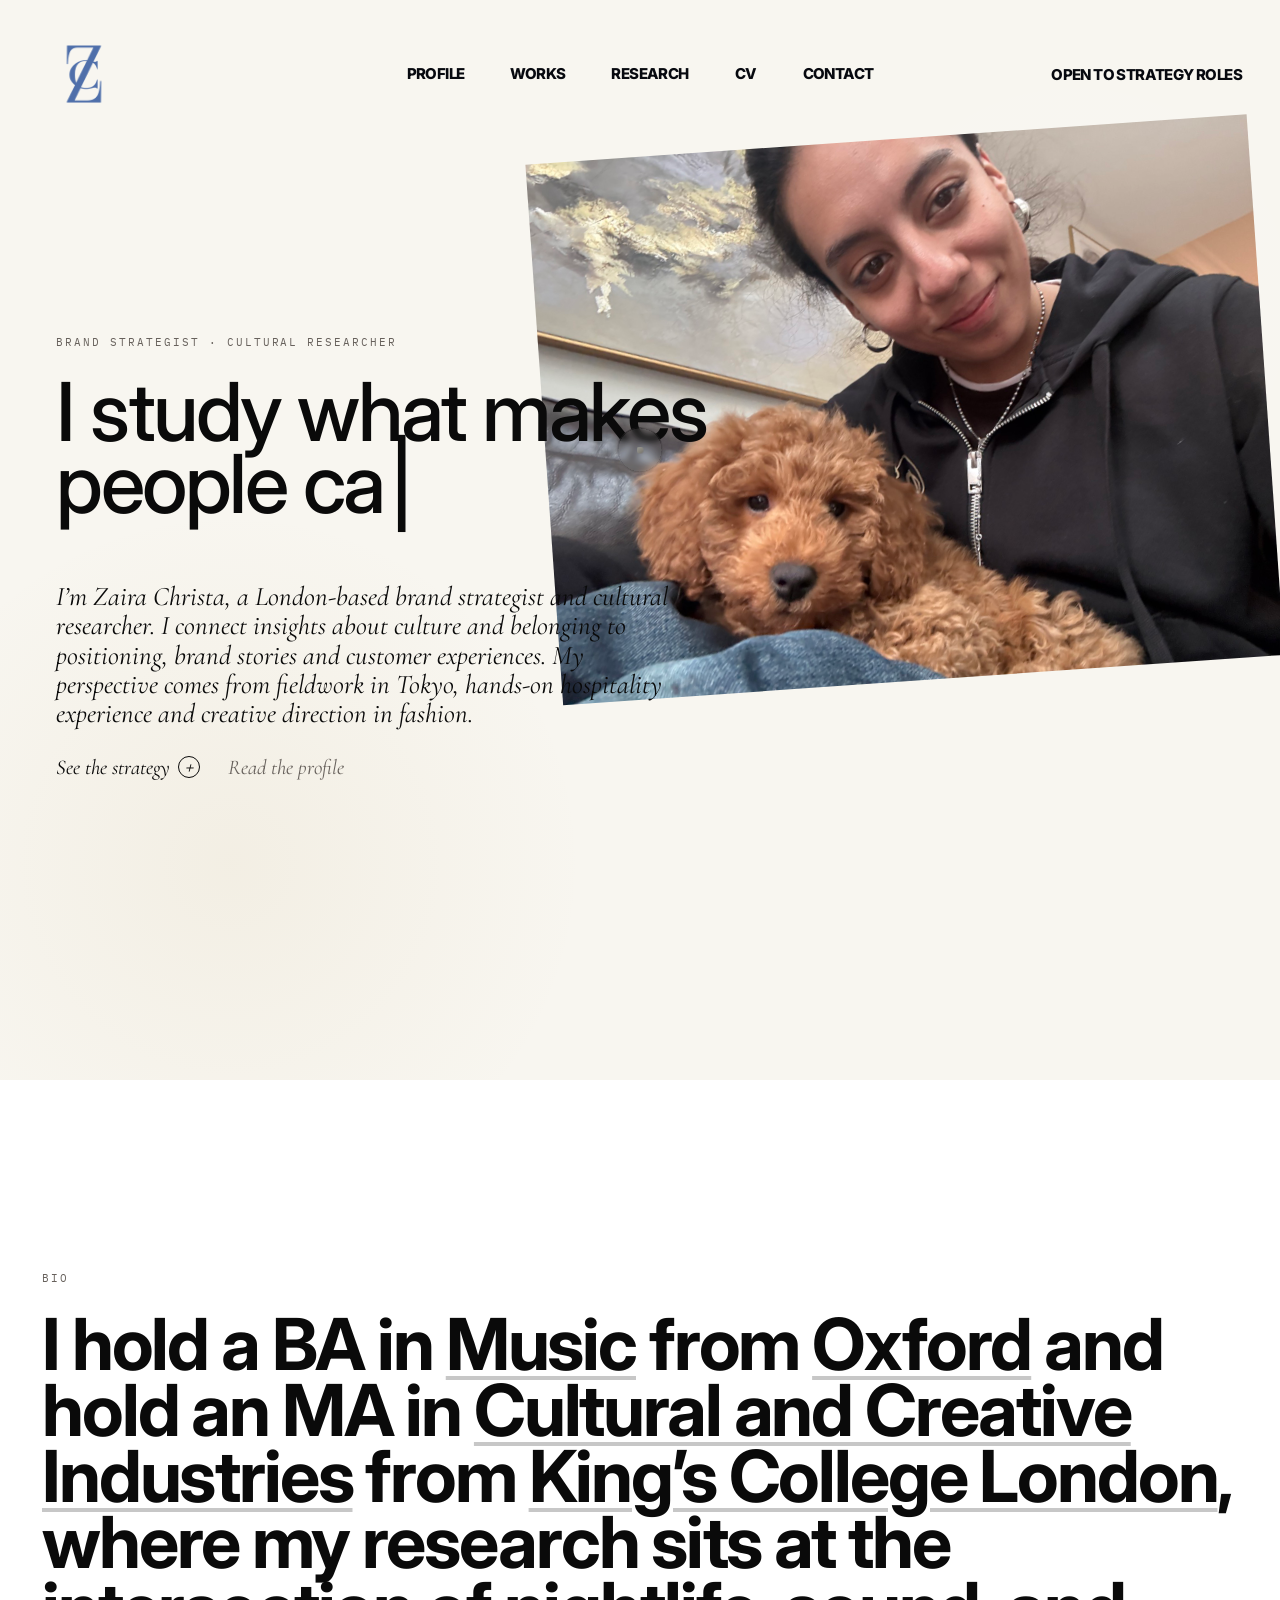
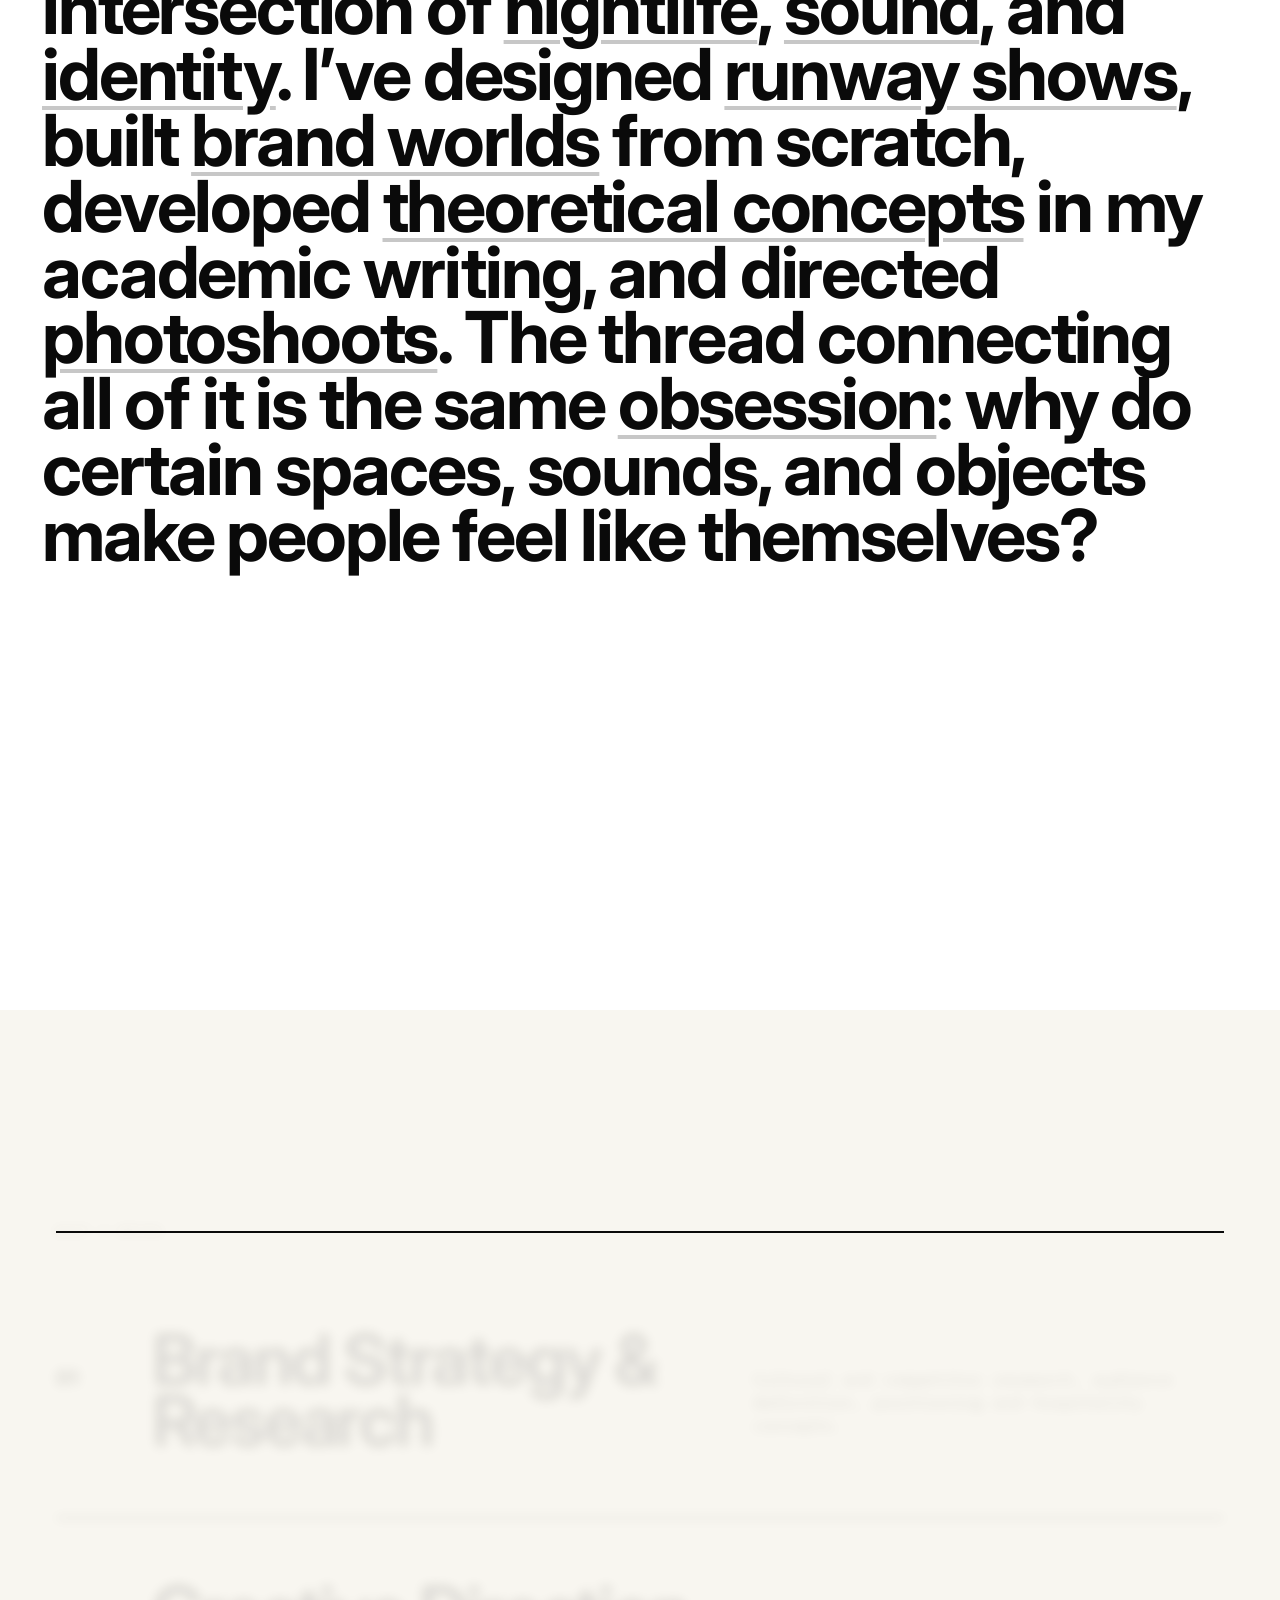
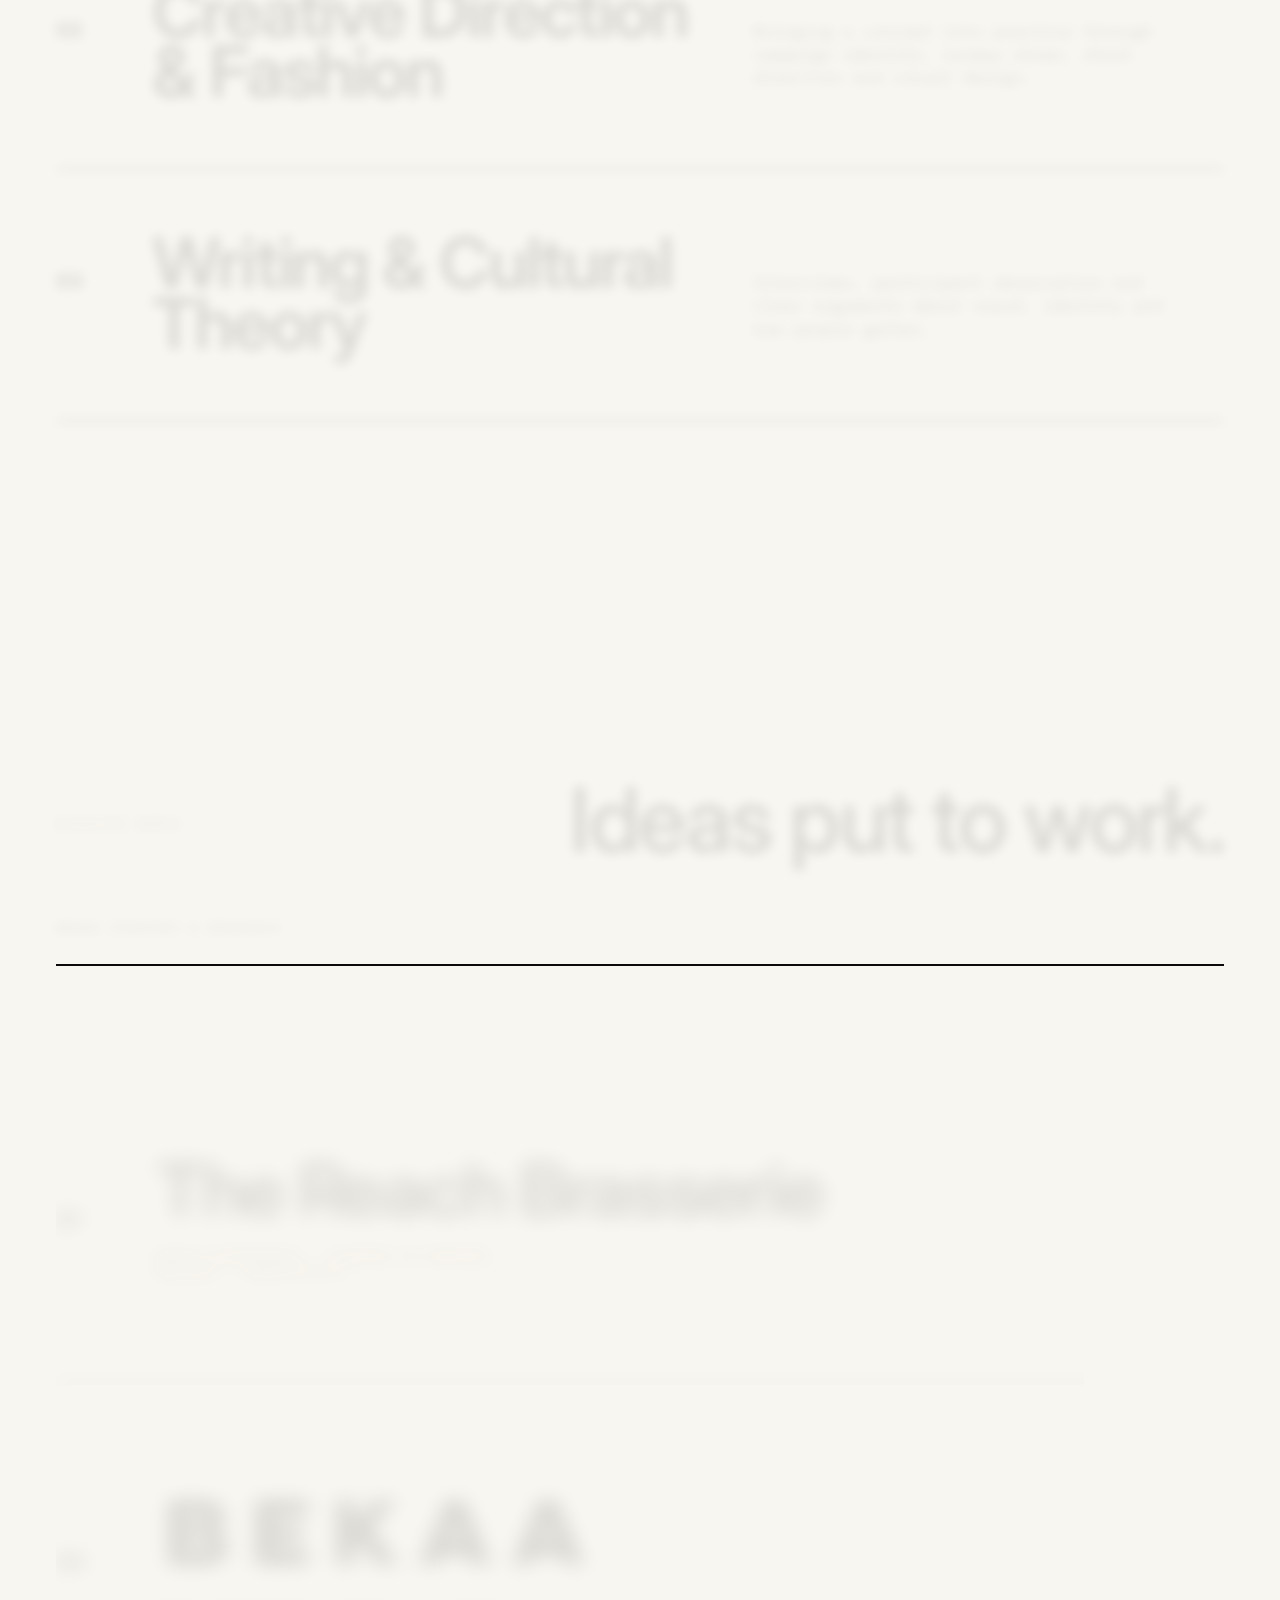
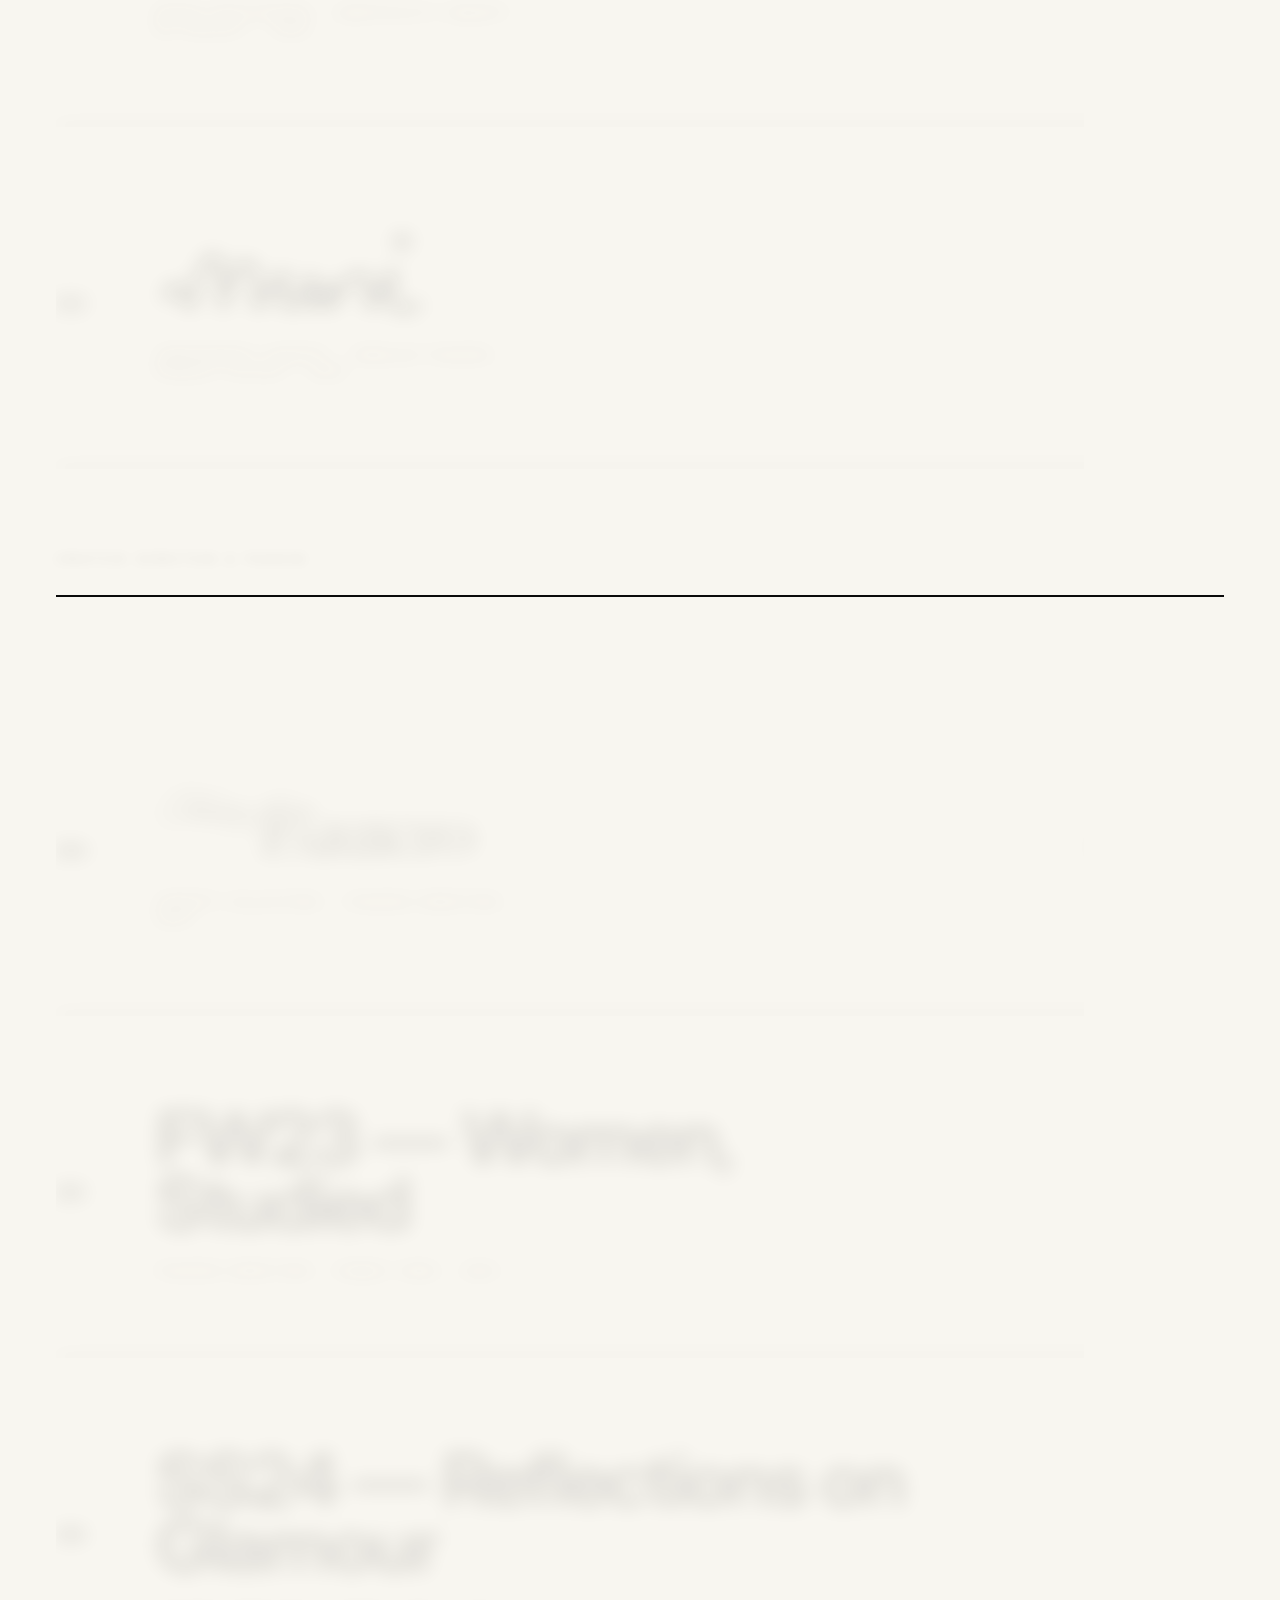
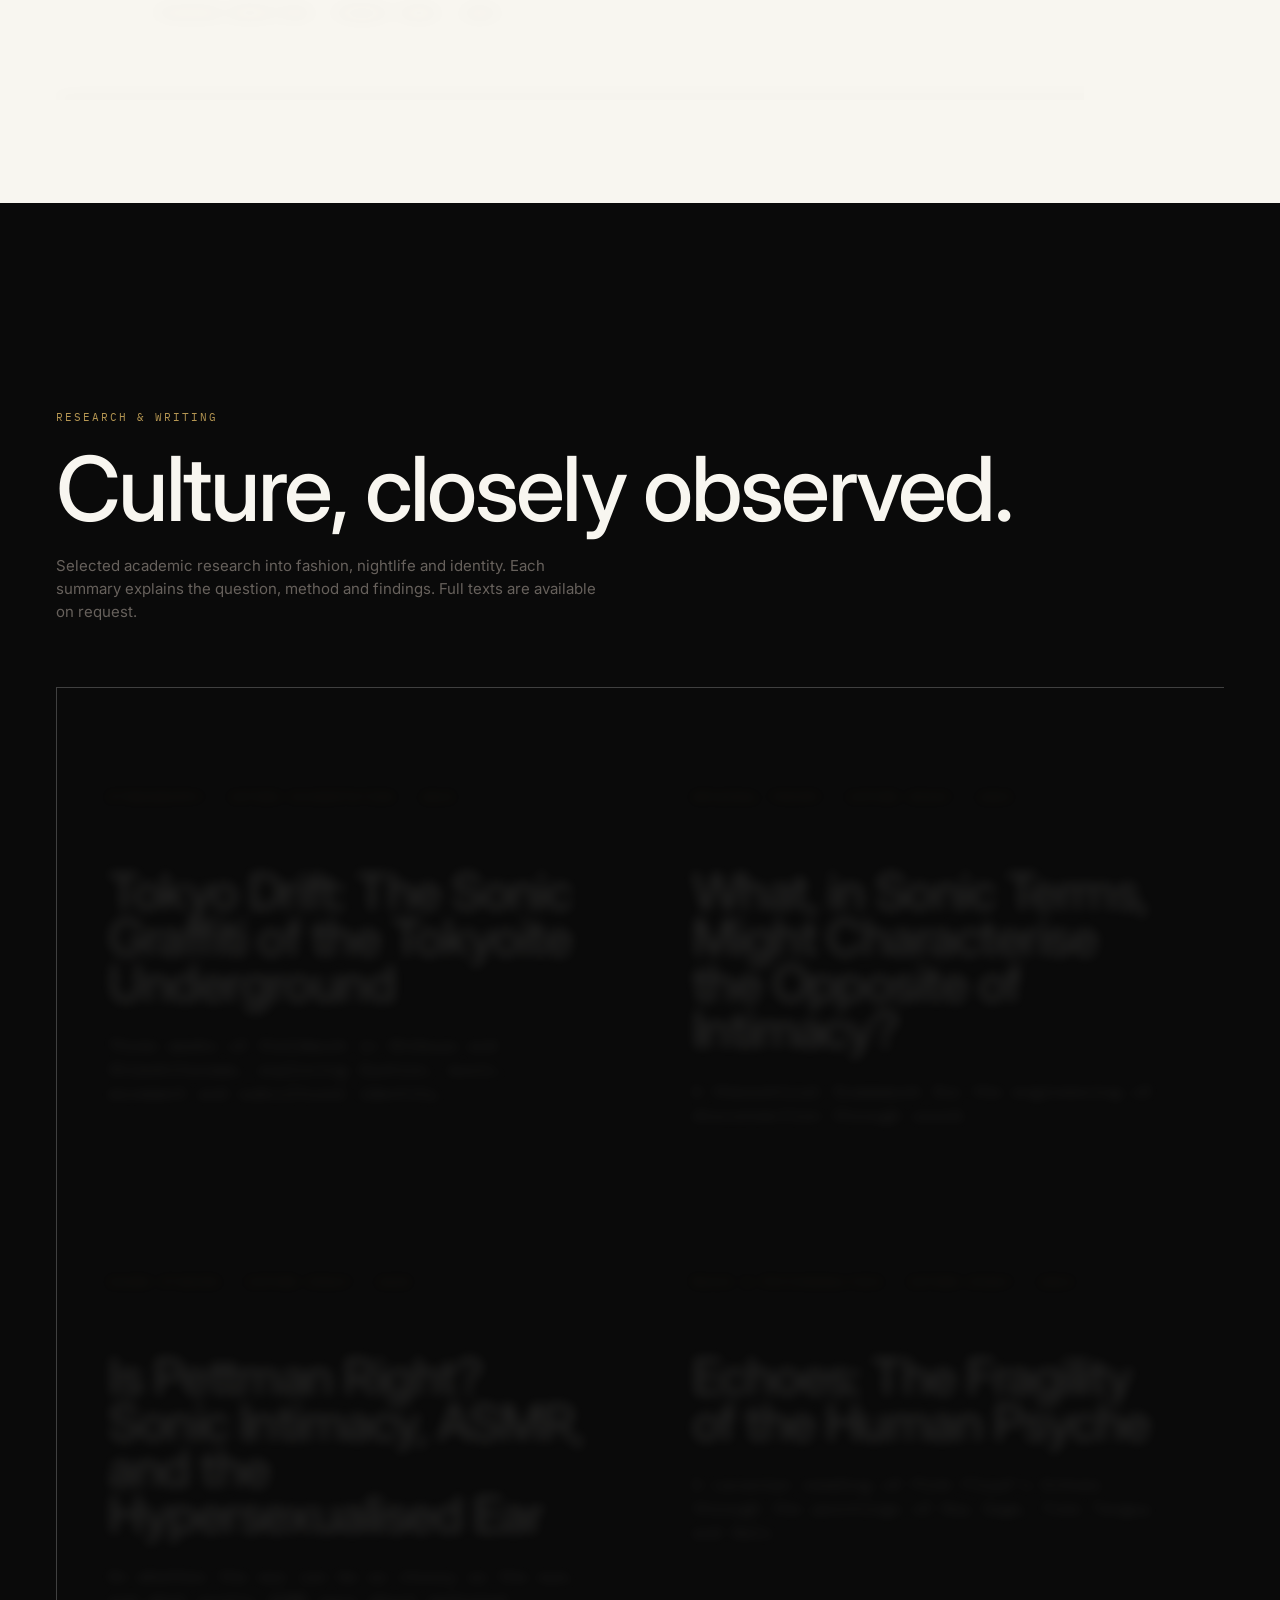
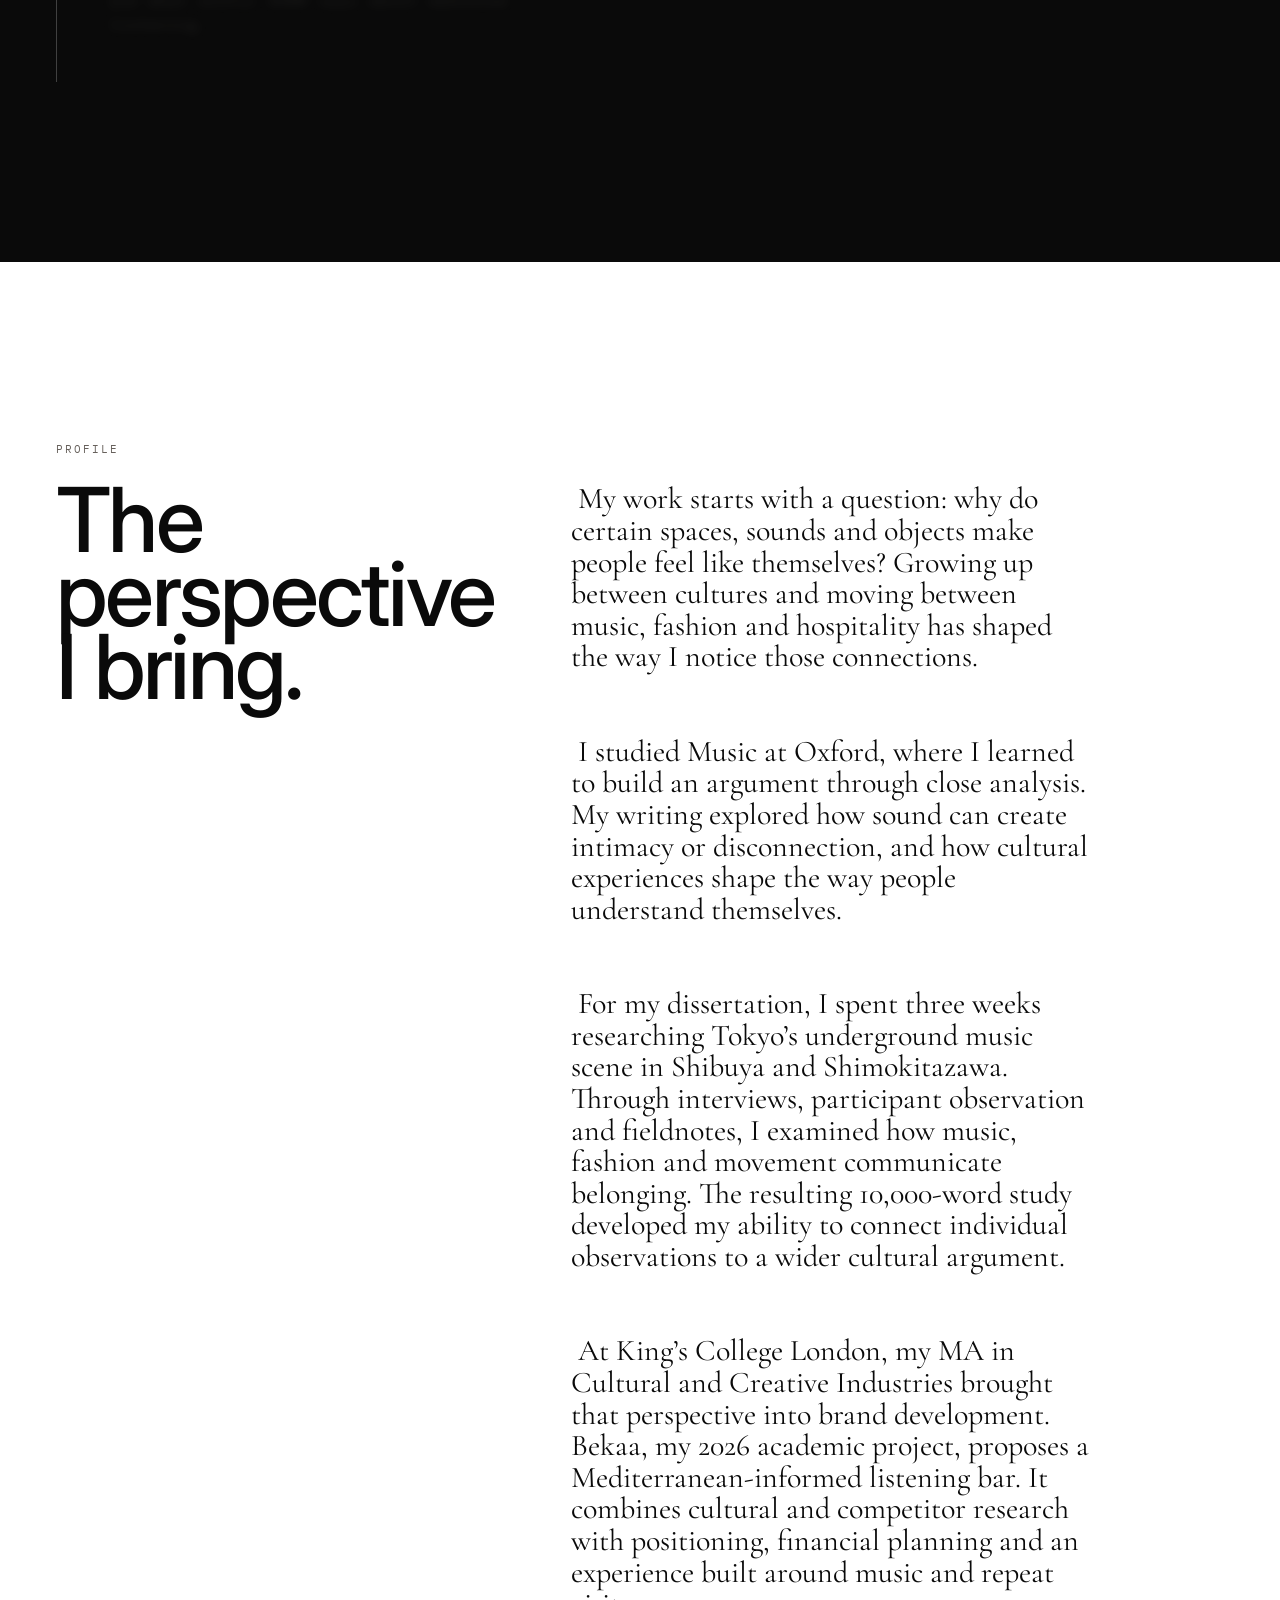
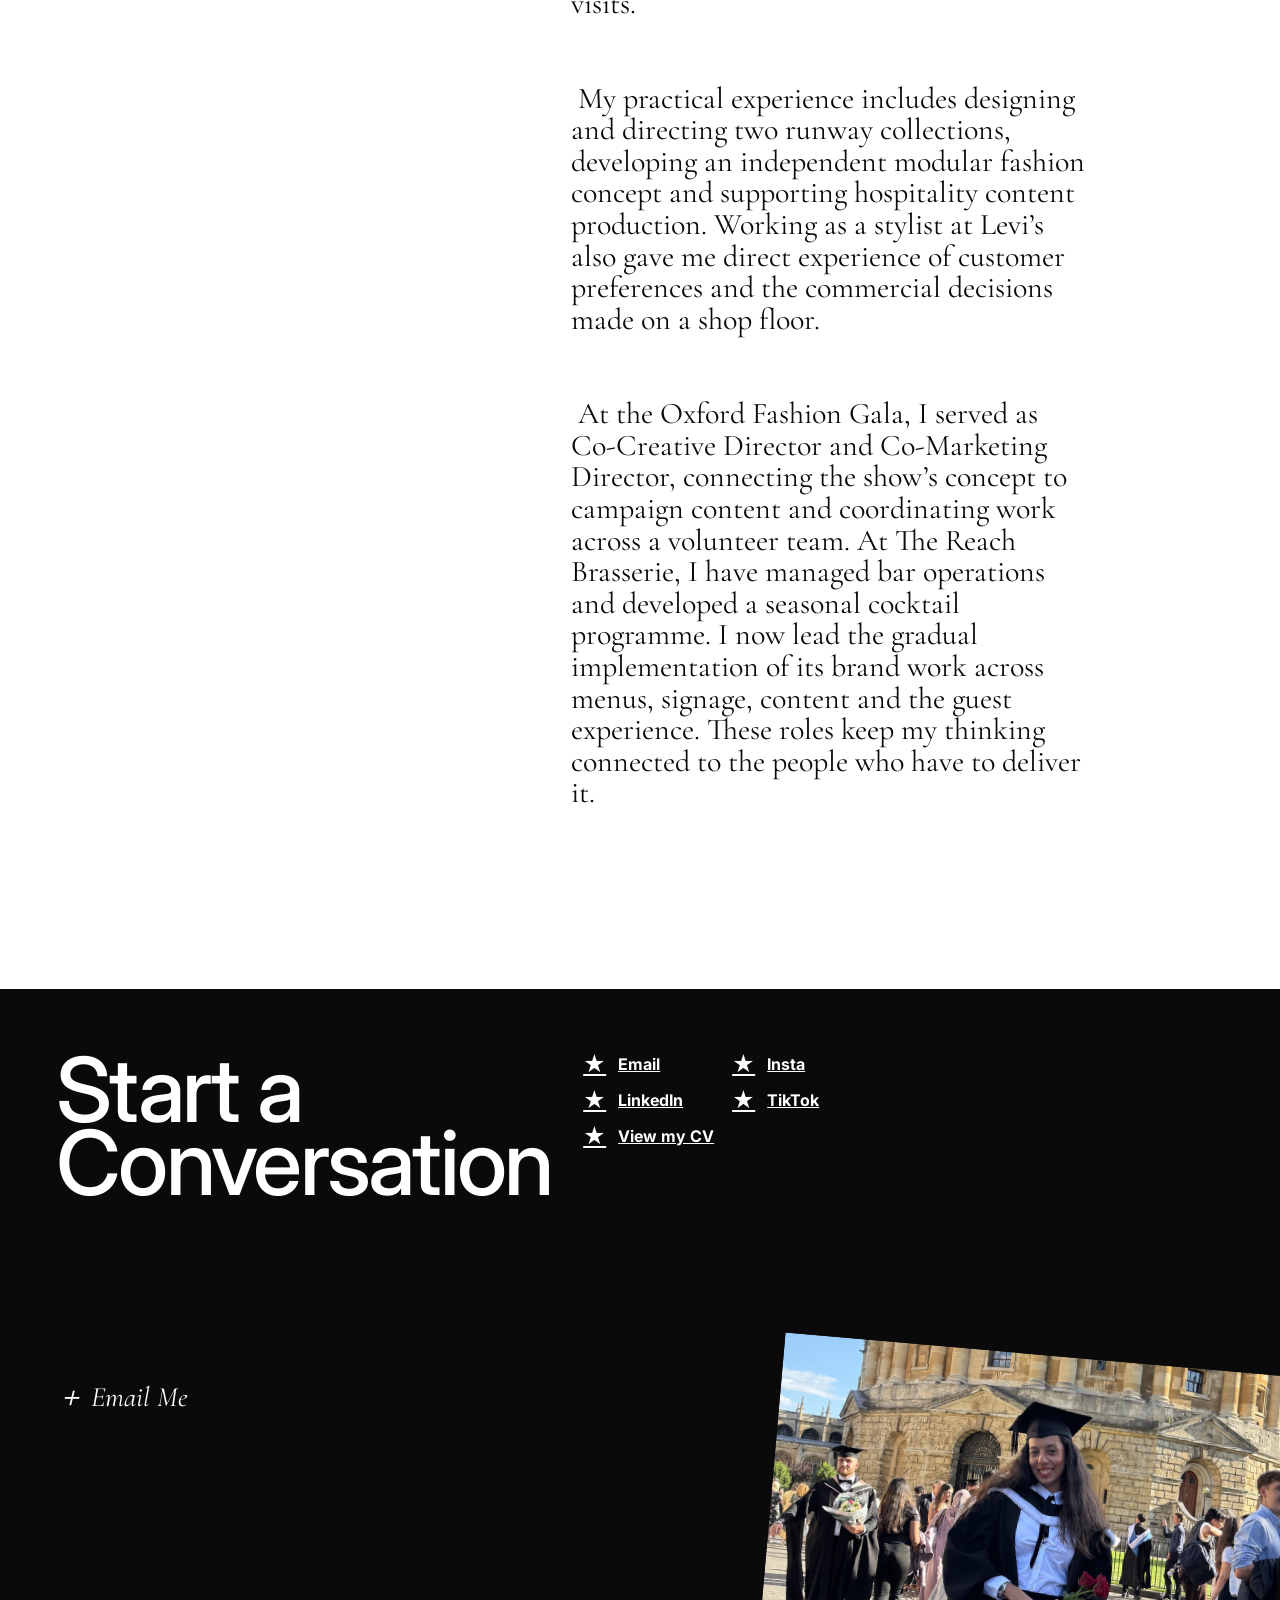
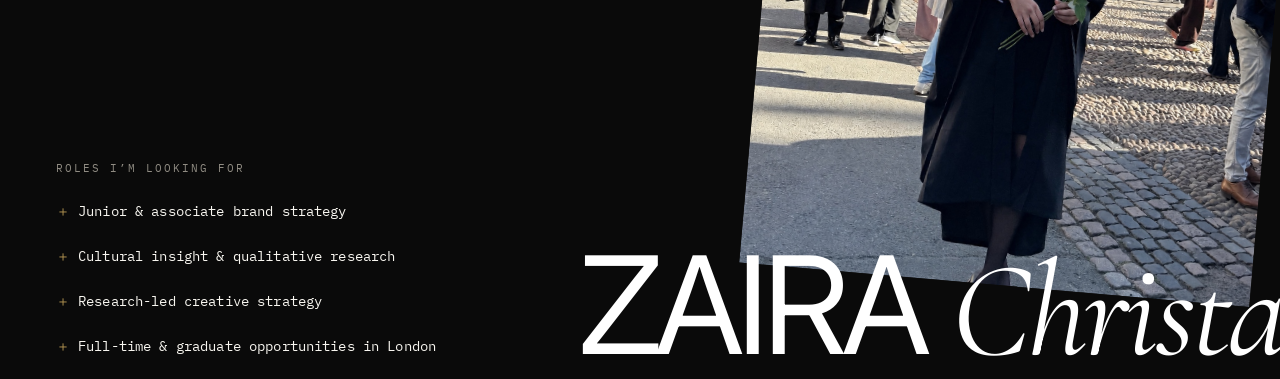
<file: index.html>
<!DOCTYPE html>
<html lang="en">
<head>
  <meta charset="UTF-8" />
  <meta name="viewport" content="width=device-width, initial-scale=1.0" />
  <script>
    // Force fresh loads and back/forward navigation to the top; skip when a deep link sets the anchor.
    (function () {
      if ('scrollRestoration' in history) history.scrollRestoration = 'manual';
      var toTop = function () { if (!location.hash) window.scrollTo(0, 0); };
      toTop();
      window.addEventListener('pageshow', toTop);
    })();
  </script>
  <title>Zaira Christa — Brand Strategy &amp; Cultural Research</title>
  <meta name="description" content="Zaira Christa is a London-based brand strategist and cultural researcher. Explore positioning, hospitality brand experience, ethnography and creative direction." />
  <meta name="author" content="Zaira Christa" />
  <meta name="robots" content="index, follow, max-image-preview:large" />
  <meta name="keywords" content="Zaira Christa, Zaira Christa portfolio, brand strategist, cultural researcher, fashion director, creative director, London creative portfolio, hospitality strategy, fashion portfolio, creative industries portfolio" />
  <link rel="canonical" href="https://zaichrista.github.io/The-Archives-By-Zai/" />
  <meta name="theme-color" content="#f8f6f0" />
  <meta property="og:site_name" content="The Archives by Zai" />
  <meta property="og:title" content="Zaira Christa — Brand Strategy &amp; Cultural Research" />
  <meta property="og:description" content="Brand strategy and cultural research by Zaira Christa, informed by hospitality operations, Tokyo fieldwork and creative direction." />
  <meta property="og:type" content="website" />
  <meta property="og:url" content="https://zaichrista.github.io/The-Archives-By-Zai/" />
  <meta property="og:image" content="https://zaichrista.github.io/The-Archives-By-Zai/assets/zc-word-logo.png" />
  <meta property="og:image:alt" content="Zaira Christa portfolio wordmark" />
  <meta name="twitter:card" content="summary_large_image" />
  <meta name="twitter:title" content="Zaira Christa — Brand Strategy &amp; Cultural Research" />
  <meta name="twitter:description" content="London-based brand strategist and cultural researcher connecting cultural insight to positioning, brand stories and customer experiences." />
  <meta name="twitter:image" content="https://zaichrista.github.io/The-Archives-By-Zai/assets/zc-word-logo.png" />
  <link rel="icon" type="image/png" href="assets/favicon.png" />
  <link rel="stylesheet" href="style.css" />
  <noscript><style>.loader { display: none; }</style></noscript>
  <script type="application/ld+json">
    {
      "@context": "https://schema.org",
      "@type": "Person",
      "name": "Zaira Christa",
      "url": "https://zaichrista.github.io/The-Archives-By-Zai/",
      "image": "https://zaichrista.github.io/The-Archives-By-Zai/assets/zc-word-logo.png",
      "jobTitle": [
        "Brand Strategist",
        "Cultural Researcher"
      ],
      "description": "Zaira Christa is a London-based brand strategist and cultural researcher working across hospitality, positioning and creative direction.",
      "knowsAbout": [
        "Brand strategy",
        "Cultural research",
        "Fashion direction",
        "Creative direction",
        "Hospitality strategy",
        "Nightlife research",
        "Sound studies",
        "Creative industries"
      ],
      "alumniOf": [
        {
          "@type": "CollegeOrUniversity",
          "name": "University of Oxford"
        },
        {
          "@type": "CollegeOrUniversity",
          "name": "King's College London"
        }
      ],
      "sameAs": [
        "https://www.linkedin.com/in/zairachrista",
        "https://instagram.com/zcbarakat",
        "https://www.tiktok.com/@zairachrista"
      ]
    }
  </script>
  <script type="application/ld+json">
    {
      "@context": "https://schema.org",
      "@type": "WebSite",
      "name": "The Archives by Zai",
      "alternateName": "Zaira Christa Portfolio",
      "url": "https://zaichrista.github.io/The-Archives-By-Zai/",
      "description": "Brand strategy and cultural research portfolio of Zaira Christa, with supporting work in fashion, hospitality and writing.",
      "publisher": {
        "@type": "Person",
        "name": "Zaira Christa"
      }
    }
  </script>
  <link rel="stylesheet" href="rhythm.css">
</head>

<body>
  <a class="skip-link" href="#main-content">Skip to main content</a>
  <div class="cursor" aria-hidden="true"><span class="cursor-label"></span></div>
  <div class="cursor-dot" aria-hidden="true"></div>

  <div class="grain" aria-hidden="true"></div>

  <div class="loader" id="loader" aria-hidden="true">
    <div class="loader-inner">
      <p class="loader-line active">What makes people care?</p>
      <p class="loader-line">A question worth following.</p>
      <p class="loader-mark">Zaira Christa</p>
    </div>
  </div>

  <header class="site-header">
    <a href="#home" class="brand brand-image" data-cursor="home"><img src="assets/zc-word-logo.png" alt="Zaira Christa"></a>

    <nav class="nav" aria-label="Primary navigation">
      <a href="#profile" data-cursor="read">Profile</a>
      <a href="#work" data-cursor="view">Works</a>
      <a href="#research" data-cursor="think">Research</a>
      <!-- hidden: <a class="studio-nav-link" href="zc-studios.html" data-cursor="view">Studio</a> -->
      <a href="cv.html" data-cursor="read">CV</a>
      <a href="#contact" data-cursor="write">Contact</a>
    </nav>

    <div class="availability">Open to strategy roles</div>
  </header>

  <main id="main-content" tabindex="-1">
    <section id="home" class="hero section">

      <a href="#work" class="hero-logo-object hero-slideshow" data-cursor="enter" aria-label="Enter the archive">
        <img class="hero-slide" style="--i: 0;" src="assets/Hero%20images/IMG_7157.JPG" alt="Zaira Christa on a garden terrace in London" loading="eager" decoding="async" />
        <img class="hero-slide" style="--i: 1;" src="assets/Hero%20images/IMG_2017.JPG" alt="Zaira Christa working on a laptop with headphones, mirror self-portrait" loading="lazy" decoding="async" />
        <img class="hero-slide" style="--i: 2;" src="assets/Hero%20images/IMG_0499.jpg" alt="Zaira Christa at her University of Oxford graduation in cap and gown" loading="lazy" decoding="async" />
        <img class="hero-slide" style="--i: 3;" src="assets/Hero%20images/IMG_6956.JPG" alt="Zaira Christa in sunglasses on a sunlit terrace" loading="lazy" decoding="async" />
        <img class="hero-slide" style="--i: 4;" src="assets/Hero%20images/IMG_3653%202.JPG" alt="Zaira Christa in a hooded jacket, mirror self-portrait" loading="lazy" decoding="async" />
        <img class="hero-slide" style="--i: 5;" src="assets/Hero%20images/IMG_3476.JPG" alt="Zaira Christa styling a layered outfit, mirror self-portrait" loading="lazy" decoding="async" />
        <img class="hero-slide" style="--i: 6;" src="assets/Hero%20images/IMG_0802.JPG" alt="Portrait of Zaira Christa seated in a hammock" loading="lazy" decoding="async" />
        <img class="hero-slide" style="--i: 7;" src="assets/Hero%20images/IMG_6122.JPG" alt="Zaira Christa with headphones, scarf and orchids" loading="lazy" decoding="async" />
        <img class="hero-slide" style="--i: 8;" src="assets/Hero%20images/IMG_6287.JPG" alt="Zaira Christa with her poodle puppy" loading="lazy" decoding="async" />
      </a>
      <div class="hero-copy">
        <p class="kicker">Brand Strategist · Cultural Researcher</p>
        <h1><span>I study what makes</span><span>people care. Then turn</span><span>it into brand direction.</span></h1>
        <p class="intro">
          I’m Zaira Christa, a London-based brand strategist and cultural researcher.
          I connect insights about culture and belonging to positioning, brand stories
          and customer experiences. My perspective comes from fieldwork in Tokyo,
          hands-on hospitality experience and creative direction in fashion.
        </p>
        <div class="hero-actions">
          <a href="#work" class="text-link" data-cursor="view">See the strategy <span>＋</span></a>
          <a href="#full-profile" class="text-link muted" data-cursor="read">Read the profile</a>
        </div>
      </div>
    </section>

    <section id="profile" class="rebus-bio section clean-bio">
      <p class="section-label">Bio</p>

      <p class="clean-bio-text definition-bio">
        I hold a BA in <span class="def-term" data-title="Music" data-pron="/ˈmjuːzɪk/ noun" data-def="Time organised into feelings. One of humanity’s better inventions. Ranked comfortably above email.">Music</span> from <span class="def-term" data-title="Oxford" data-pron="/ˈɒksfəd/ noun" data-def="A city built entirely from stone, libraries, and deadlines. Notable for producing world leaders, Nobel Prize winners, and students who apologise for taking only four books out of the library.">Oxford</span> and hold an MA in <span class="def-term" data-title="Cultural &amp; Creative Industries" data-pron="/ˈkʌltʃərəl ænd kriˈeɪtɪv ˈɪndəstriz/ noun" data-def="The study of why certain ideas become industries and certain industries become culture. Frequently mistaken for a degree about creativity. Actually a degree about power.">Cultural and Creative Industries</span> from <span class="def-term" data-title="King’s College London" data-pron="/kɪŋz ˈkɒlɪdʒ ˈlʌndən/ noun" data-def="A university strategically positioned between the River Thames and several intellectual crises. Known for producing graduates, research, and dangerously specific interests.">King’s College London</span>, where my research sits at the intersection of <span class="def-term" data-title="Nightlife" data-pron="/ˈnaɪtlaɪf/ noun" data-def="A temporary city that appears after dark and somehow contains every personality type known to mankind. Frequently blamed for poor decisions. More accurately responsible for several excellent ones.">nightlife</span>, <span class="def-term" data-title="Sound" data-pron="/saʊnd/ noun" data-def="Air pretending to be emotion. Capable of making people cry over strangers, dance with confidence they do not possess, and remember things they had no intention of remembering. Generally underestimated.">sound</span>, and <span class="def-term" data-title="Identity" data-pron="/aɪˈdɛntɪti/ noun" data-def="A collaborative project between yourself, your memories, your wardrobe, and everyone who has ever misunderstood you. Subject to constant revision. Especially after moving house.">identity</span>. I’ve designed <span class="def-term" data-title="Runway Shows" data-pron="/ˈrʌnweɪ ʃəʊz/ noun" data-def="Extremely expensive ways of asking a room full of strangers to understand a feeling. Usually last between eight and twelve minutes. Frequently take six months to make.">runway shows</span>, built <span class="def-term" data-title="Brand Worlds" data-pron="/brænd wɜːldz/ noun" data-def="Fictional places that people voluntarily move into. Constructed from colour, typography, mythology, references, and a shocking amount of confidence. The good ones feel real.">brand worlds</span> from scratch, developed <span class="def-term" data-title="Theoretical Concepts" data-pron="/θɪəˈrɛtɪkəl ˈkɒnsɛpts/ noun" data-def="Ideas invented because existing vocabulary has failed its duties. May begin as a passing thought. May accidentally become a dissertation chapter.">theoretical concepts</span> in my academic writing, and directed <span class="def-term" data-title="Photoshoots" data-pron="/ˈfəʊtəʊʃuːts/ noun" data-def="The collective attempt to make one image look effortless. Requires approximately twelve people, three batteries, two nervous breakdowns, and one miraculous frame.">photoshoots</span>. The thread connecting all of it is the same <span class="def-term" data-title="Obsession" data-pron="/əbˈsɛʃən/ noun" data-def="The inability to leave a question alone. Generally considered unhealthy until somebody pays you for it. Then it becomes expertise.">obsession</span>: <span class="bio-question-lock">why do certain spaces, sounds, and objects make people feel like themselves?</span>
      </p>
    </section>

    <section class="capabilities section swiss-current">
      <div class="section-label">What I bring</div>
      <div class="current-list">
        <div class="current-line">
          <span>01</span>
          <h2>Brand Strategy &amp; Research</h2>
          <p>Cultural and competitor research, audience definition, positioning and hospitality concepts.</p>
        </div>
        <div class="current-line">
          <span>02</span>
          <h2>Creative Direction &amp; Fashion</h2>
          <p>Bringing a concept into practice through campaign identity, runway shows, shoot direction and visual design.</p>
        </div>
        <div class="current-line">
          <span>03</span>
          <h2>Writing &amp; Cultural Theory</h2>
          <p>Interviews, participant observation and clear arguments about sound, identity and how people gather.</p>
        </div>
      </div>
    </section>

    <section id="work" class="work-index section">
      <div class="section-head">
        <p class="section-label">Selected Works</p>
        <h2>Ideas put to work.</h2>
      </div>

      <div class="work-category">
        <p class="section-label">Brand Strategy &amp; Research</p>
        <div class="work-list">
          <a class="work-line" href="works.html#reach" data-project="reach" data-cursor="view">
            <span class="work-number">01</span>
            <div>
              <h3>The Reach Brasserie</h3>
              <p>Brand Experience · Leading an Ongoing Rollout · Hospitality</p>
            </div>
            <div class="work-thumb reach-thumb"><img src="assets/Logos/Zaira%20Christa.png" alt="Zaira Christa"></div>
          </a>

          <a class="work-line" href="works.html#bekaa" data-project="bekaa" data-cursor="view">
            <span class="work-number">02</span>
            <div>
              <h3 class="work-title-logo"><img src="assets/Headers/Bekaa.png" alt="Bekaa"></h3>
              <p>Brand Positioning · Hospitality Concept · MA Project · 2026</p>
            </div>
            <div class="work-thumb brand-thumb"><img src="assets/Logos/Bekaa.png" alt="Bekaa"></div>
          </a>

          <a class="work-line" href="works.html#muni" data-project="muni" data-cursor="view">
            <span class="work-number">03</span>
            <div>
              <h3 class="work-title-logo"><img src="assets/Headers/Muni.png" alt="Muni"></h3>
              <p>Independent Concept · Modular Fashion · Product System · 2024</p>
            </div>
            <div class="work-thumb muni-thumb"><img src="assets/Muni%20Logo.png" alt="Muni"></div>
          </a>
        </div>
      </div>

      <div class="work-category">
        <p class="section-label">Creative Direction &amp; Fashion</p>
        <div class="work-list">
          <a class="work-line" href="works.html#parikyo" data-project="parikyo" data-cursor="view">
            <span class="work-number">04</span>
            <div>
              <h3 class="work-title-logo"><img src="assets/Headers/Kisses%20from%20Parikyo.png" alt="Kisses from Parikyo"></h3>
              <p>Concept Collection · Fashion Direction · 2025</p>
            </div>
            <div class="work-thumb parikyo-thumb"><img src="assets/KFP%20Logo.png" alt="Kisses from Parikyo"></div>
          </a>

          <a class="work-line" href="works.html#fw23" data-project="fw23" data-cursor="view">
            <span class="work-number">05</span>
            <div>
              <h3>FW23 — Women, Studied</h3>
              <p>Fashion Direction · Runway Show · 2023</p>
            </div>
            <div class="work-thumb fw-thumb"><img src="assets/Logos/Zaira%20Christa.png" alt="Zaira Christa"></div>
          </a>

          <a class="work-line" href="works.html#ss24" data-project="ss24" data-cursor="view">
            <span class="work-number">06</span>
            <div>
              <h3>SS24 — Reflections on Glamour</h3>
              <p>Fashion Direction · Runway Show · 2024</p>
            </div>
            <div class="work-thumb ss-thumb"><img src="assets/Logos/Zaira%20Christa.png" alt="Zaira Christa"></div>
          </a>

          <a class="work-line" href="works.html#voyage-ascent" data-project="voyage-ascent" data-cursor="view" hidden>
            <span class="work-number">07</span>
            <div>
              <h3>A Voyage in Ascent</h3>
              <p>Co-Creative &amp; Marketing Direction · Oxford Fashion Gala · Joined 2024</p>
            </div>
            <div class="work-thumb voyage-thumb"><img src="assets/Voyage-into-Ascent.jpg" alt="A Voyage in Ascent, Oxford Fashion Gala creative direction artwork"></div>
          </a>
        </div>
      </div>
    </section>

    <section id="research" class="research section">
      <div class="section-head">
        <p class="section-label">Research &amp; Writing</p>
        <h2>Culture, closely observed.</h2>
        <p class="research-note">Selected academic research into fashion, nightlife and identity. Each summary explains
        the question, method and findings. Full texts are available on request.</p>
      </div>

      <div class="research-grid">
        <a href="works.html#fieldwork-to-framework" data-project="fieldwork-to-framework" data-cursor="read" hidden>
          <span>Research Method · A Worked Example · 2026</span>
          <h3>From Fieldwork to Framework</h3>
          <p>How an observation about shared listening informed the proposed positioning and experience of Bekaa.</p>
        </a>

        <a href="works.html#tokyo-drift" data-project="tokyo-drift" data-cursor="read">
          <span>Ethnography · Oxford Dissertation · 2025</span>
          <h3>Tokyo Drift: The Sonic Graffiti of the Tokyoite Underground</h3>
          <p>Three weeks of fieldwork in Shibuya and Shimokitazawa, exploring fashion, music, movement and subcultural identity.</p>
        </a>

        <a href="works.html#sonic-anti-intimacy" data-project="sonic-anti-intimacy" data-cursor="think">
          <span>Original Theory · Oxford Essay · 2025</span>
          <h3>What, in Sonic Terms, Might Characterise the Opposite of Intimacy?</h3>
          <p>A theoretical framework for the engineering of disconnection through sound.</p>
        </a>

        <a href="works.html#ear-body" data-project="ear-body" data-cursor="read">
          <span>Sound Studies · Oxford Essay · 2025</span>
          <h3>Is Pettman Right? Sonic Intimacy, ASMR, and the Hypersexualised Ear</h3>
          <p>On whether the ear can be as choosy as the eye, and what erotic ASMR says about mediated listening.</p>
        </a>

        <a href="works.html#echoes" data-project="echoes" data-cursor="read">
          <span>Music &amp; Psychoanalysis · Oxford Essay · 2024</span>
          <h3>Echoes: The Fragility of the Human Psyche</h3>
          <p>A Lacanian reading of Pink Floyd’s Echoes through the paintings of Kay Sage, Yves Tanguy and Dalí.</p>
        </a>
      </div>
    </section>

    <section id="full-profile" class="about-full section">
      <div class="section-label">Profile</div>
      <div class="bio-columns">
        <h2>The perspective I bring.</h2>
        <div class="bio-text">
          <p>
            My work starts with a question: why do certain spaces, sounds and objects make people feel like themselves? Growing up between cultures and moving between music, fashion and hospitality has shaped the way I notice those connections.
          </p>
          <p>
            I studied Music at Oxford, where I learned to build an argument through close analysis. My writing explored how sound can create intimacy or disconnection, and how cultural experiences shape the way people understand themselves.
          </p>
          <p>
            For my dissertation, I spent three weeks researching Tokyo’s underground music scene in Shibuya and Shimokitazawa. Through interviews, participant observation and fieldnotes, I examined how music, fashion and movement communicate belonging. The resulting 10,000-word study developed my ability to connect individual observations to a wider cultural argument.
          </p>
          <p>
            At King’s College London, my MA in Cultural and Creative Industries brought that perspective into brand development. Bekaa, my 2026 academic project, proposes a Mediterranean-informed listening bar. It combines cultural and competitor research with positioning, financial planning and an experience built around music and repeat visits.
          </p>
          <p>
            My practical experience includes designing and directing two runway collections, developing an independent modular fashion concept and supporting hospitality content production. Working as a stylist at Levi’s also gave me direct experience of customer preferences and the commercial decisions made on a shop floor.
          </p>
          <p>
            At the Oxford Fashion Gala, I served as Co-Creative Director and Co-Marketing Director, connecting the show’s concept to campaign content and coordinating work across a volunteer team. At The Reach Brasserie, I have managed bar operations and developed a seasonal cocktail programme. I now lead the gradual implementation of its brand work across menus, signage, content and the guest experience. These roles keep my thinking connected to the people who have to deliver it.
          </p>
        </div>
      </div>
    </section>

    <section id="contact" class="contact section">
      <div class="contact-intro">
        <h2>Start a <span class="conversation-word">Conversation</span></h2>
        <a href="mailto:zcbarakat@gmail.com" class="text-link light email-me" data-cursor="write">＋ Email Me</a>
        <div class="ways-to-work">
          <p class="section-label">Roles I’m looking for</p>
          <ul>
            <li>Junior &amp; associate brand strategy</li>
            <li>Cultural insight &amp; qualitative research</li>
            <li>Research-led creative strategy</li>
            <li>Full-time &amp; graduate opportunities in London</li>
          </ul>
        </div>
      </div>
      <div class="contact-details">
        <a href="mailto:zcbarakat@gmail.com"><span class="line-icon star-icon">★</span>Email</a>
        <a href="https://www.linkedin.com/in/zairachrista" target="_blank" rel="noopener noreferrer"><span class="line-icon star-icon">★</span>LinkedIn</a>
        <a href="cv.html" data-cursor="read"><span class="line-icon star-icon">★</span>View my CV</a>
        <a href="https://instagram.com/zcbarakat" target="_blank" rel="noopener noreferrer"><span class="line-icon star-icon">★</span>Insta</a>
        <a href="https://www.tiktok.com/@zairachrista" target="_blank" rel="noopener noreferrer"><span class="line-icon star-icon">★</span>TikTok</a>
      </div>
      <div class="footer-photo" aria-hidden="true">
        <img src="assets/footer-me.jpg" alt="">
      </div>
      <div class="footer-wordmark">
        <span>ZAIRA</span> <em>Christa</em>
      </div>
    </section>
  </main>

  <div class="project-panel" id="projectPanel" aria-hidden="true">
    <button class="panel-close" id="panelClose" aria-label="Close project" data-cursor="close">×</button>
    <div class="panel-scroll" id="panelContent"></div>
  </div>

  <div class="definition-tooltip" id="definitionTooltip" role="tooltip" aria-hidden="true"></div>
  <script src="script.js"></script>
  <script src="scroll-pacing.js"></script>
</body>
</html>
</file>
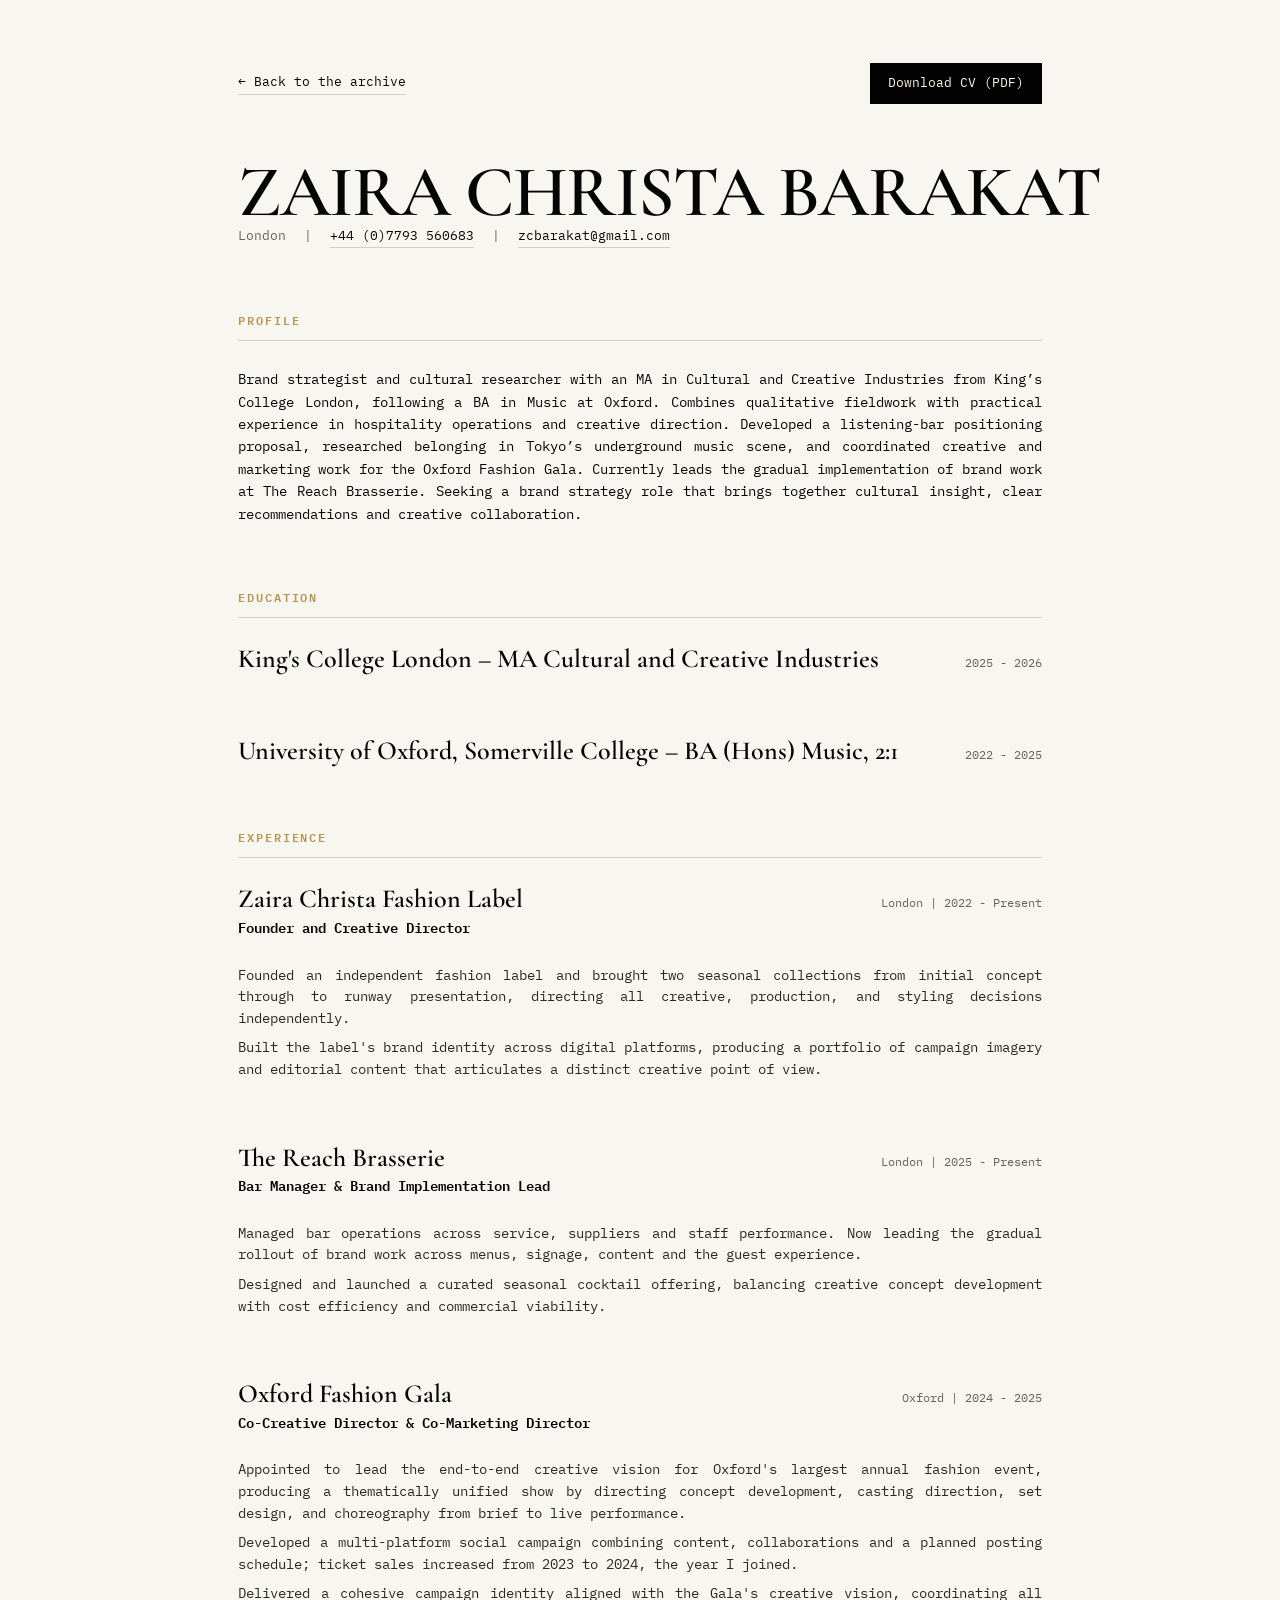
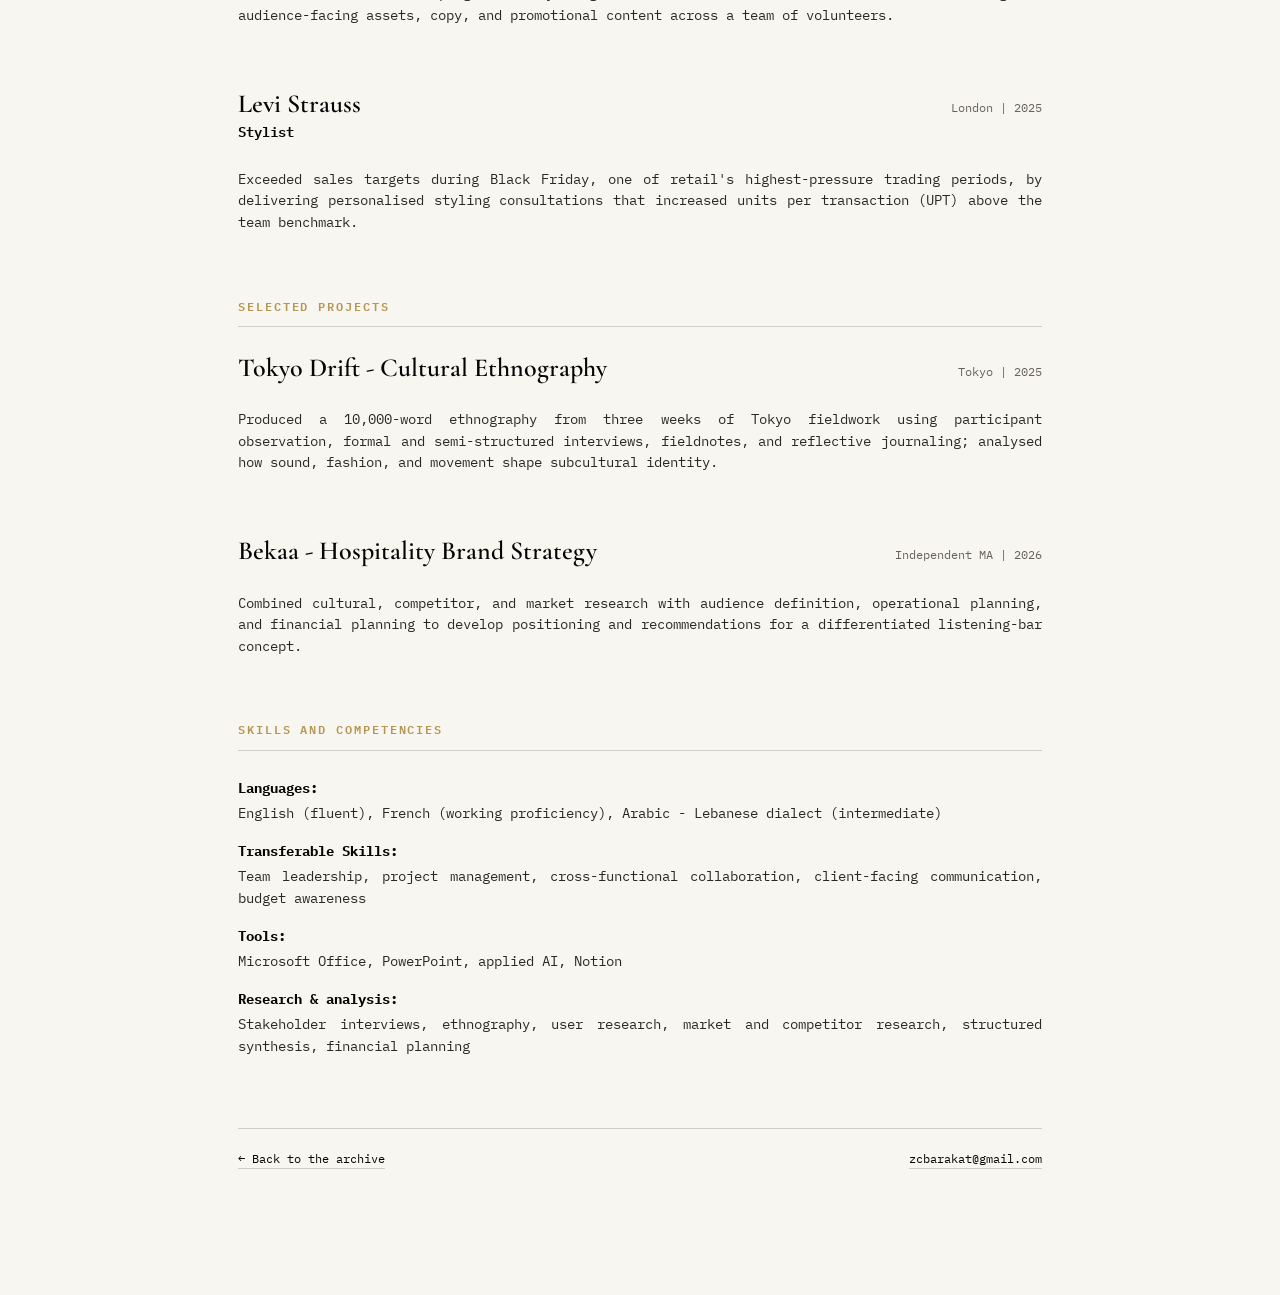
<file: cv.html>
<!DOCTYPE html>
<html lang="en">
<head>
  <meta charset="UTF-8" />
  <meta name="viewport" content="width=device-width, initial-scale=1.0" />
  <script>
    // Force fresh loads and back/forward navigation to the top; skip when a deep link sets the anchor.
    (function () {
      if ('scrollRestoration' in history) history.scrollRestoration = 'manual';
      var toTop = function () { if (!location.hash) window.scrollTo(0, 0); };
      toTop();
      window.addEventListener('pageshow', toTop);
    })();
  </script>
  <title>CV — Zaira Christa Barakat | Creative Direction &amp; Strategy</title>
  <meta name="description" content="Curriculum vitae of Zaira Christa Barakat: creative direction, campaign strategy, brand identity and cultural research." />
  <meta name="author" content="Zaira Christa" />
  <meta name="robots" content="index, follow" />
  <meta name="theme-color" content="#f8f6f0" />
  <meta property="og:site_name" content="The Archives by Zai" />
  <meta property="og:title" content="CV — Zaira Christa Barakat" />
  <meta property="og:description" content="Experience, education and selected projects across creative direction, brand strategy and cultural research." />
  <meta property="og:type" content="profile" />
  <meta property="og:url" content="https://zaichrista.github.io/The-Archives-By-Zai/cv.html" />
  <link rel="canonical" href="https://zaichrista.github.io/The-Archives-By-Zai/cv.html" />
  <link rel="icon" type="image/png" href="assets/favicon.png" />
  <style>
    @import url('https://fonts.googleapis.com/css2?family=Cormorant+Garamond:ital,wght@0,500;0,600;1,500&family=Inter:wght@400;500;600;700;800&family=IBM+Plex+Mono:wght@400;500;600&display=swap');

    :root {
      --paper: #f8f6f0;
      --ink: #050505;
      --muted: #67615c;
      --line: rgba(0, 0, 0, .16);
      --gold: #b59652;
      --cream: #fff7e8;
      --black: #020202;
    }

    * { box-sizing: border-box; margin: 0; padding: 0; }

    body {
      background: var(--paper);
      color: var(--ink);
      font-family: "IBM Plex Mono", monospace;
      -webkit-font-smoothing: antialiased;
      line-height: 1.6;
    }

    .cv-wrap {
      max-width: 860px;
      margin: 0 auto;
      padding: 48px 28px 90px;
    }

    .cv-topbar {
      display: flex;
      justify-content: space-between;
      align-items: center;
      gap: 16px;
      margin-bottom: 54px;
      font-family: "IBM Plex Mono", monospace;
      font-size: 13px;
    }

    .cv-topbar a {
      color: var(--ink);
      text-decoration: none;
      border-bottom: 1px solid var(--line);
      padding-bottom: 2px;
    }

    .cv-topbar a:hover { border-color: var(--gold); color: var(--gold); }

    .cv-download {
      background: var(--black);
      color: var(--cream) !important;
      border: 0 !important;
      padding: 10px 18px !important;
    }

    .cv-download:hover { background: var(--gold); color: var(--black) !important; }

    h1 {
      font-family: "Cormorant Garamond", serif;
      font-weight: 600;
      font-size: min(72px, 7vw);
      line-height: .95;
      letter-spacing: -.02em;
      white-space: nowrap;
    }

    .cv-tagline {
      font-family: "IBM Plex Mono", monospace;
      font-size: 13px;
      text-transform: uppercase;
      letter-spacing: .12em;
      color: var(--muted);
      margin: 16px 0 10px;
    }

    .cv-contact {
      font-family: "IBM Plex Mono", monospace;
      font-size: 13px;
      color: var(--muted);
      display: flex;
      flex-wrap: wrap;
      gap: 6px 18px;
      margin-bottom: 8px;
    }

    .cv-contact a { color: var(--ink); text-decoration: none; border-bottom: 1px solid var(--line); }
    .cv-contact a:hover { color: var(--gold); border-color: var(--gold); }

    section { margin-top: 52px; }

    h2 {
      font-family: "IBM Plex Mono", monospace;
      font-size: 12px;
      font-weight: 600;
      text-transform: uppercase;
      letter-spacing: .16em;
      color: var(--gold);
      border-bottom: 1px solid var(--line);
      padding-bottom: 10px;
      margin-bottom: 26px;
    }

    .cv-entry { margin-bottom: 30px; }
    .cv-entry:last-child { margin-bottom: 0; }

    .cv-entry-head {
      display: flex;
      justify-content: space-between;
      align-items: baseline;
      gap: 14px;
      flex-wrap: wrap;
    }

    h3 {
      font-family: "Cormorant Garamond", serif;
      font-weight: 600;
      font-size: 26px;
      line-height: 1.1;
    }

    .cv-role {
      font-weight: 600;
      font-size: 13.5px;
      margin-top: 2px;
    }

    .cv-dates {
      font-family: "IBM Plex Mono", monospace;
      font-size: 12px;
      color: var(--muted);
      white-space: nowrap;
    }

    .cv-entry ul {
      list-style: none;
      margin: 10px 0 0;
      padding: 0;
      font-size: 13.5px;
      color: #2b2824;
    }

    .cv-entry li {
      margin-bottom: 8px;
      text-align: justify;
      text-justify: inter-word;
    }

    .cv-profile p {
      font-size: 14px;
      max-width: none;
      margin-bottom: 14px;
      text-align: justify;
      text-justify: inter-word;
    }

    .cv-skills dt {
      font-weight: 700;
      font-size: 13.5px;
      margin-top: 16px;
    }

    .cv-skills dd {
      font-size: 13.5px;
      color: #2b2824;
      margin-top: 4px;
      margin-left: 0;
      text-align: justify;
      text-justify: inter-word;
    }

    .cv-footer {
      margin-top: 70px;
      padding-top: 20px;
      border-top: 1px solid var(--line);
      font-family: "IBM Plex Mono", monospace;
      font-size: 12px;
      color: var(--muted);
      display: flex;
      justify-content: space-between;
      flex-wrap: wrap;
      gap: 10px;
    }

    .cv-footer a { color: var(--ink); text-decoration: none; border-bottom: 1px solid var(--line); }
    .cv-footer a:hover { color: var(--gold); border-color: var(--gold); }

    a:focus-visible { outline: 2px solid var(--gold); outline-offset: 3px; }

    .skip-link {
      position: fixed;
      top: -60px;
      left: 16px;
      z-index: 100;
      padding: 10px 16px;
      background: var(--black);
      color: var(--cream);
      text-decoration: none;
      transition: top .2s ease;
    }

    .skip-link:focus-visible { top: 16px; }

    @media print {
      @page { size: A4 portrait; margin: 9mm 10mm; }

      html, body {
        width: 210mm;
        height: 297mm;
        background: white;
      }

      body {
        font-size: 8pt;
        line-height: 1.3;
        print-color-adjust: exact;
        -webkit-print-color-adjust: exact;
      }

      .cv-topbar, .cv-footer { display: none; }

      .cv-wrap {
        width: 190mm;
        max-width: none;
        min-height: 279mm;
        margin: 0;
        padding: 0;
        display: block;
      }

      header {
        padding-bottom: 3.2mm;
        border-bottom: .35mm solid var(--ink);
      }

      header h1 { font-size: 31pt; line-height: .88; }
      .cv-tagline { font-size: 6.8pt; margin: 2.4mm 0 1.5mm; letter-spacing: .1em; }
      .cv-contact { font-size: 6.8pt; gap: 1mm 4mm; margin: 0; }

      section { margin-top: 4mm; }

      h2 {
        font-size: 6.5pt;
        letter-spacing: .14em;
        padding-bottom: 1.2mm;
        margin-bottom: 2.4mm;
      }

      h3 { font-size: 12pt; line-height: 1; }
      .cv-entry { margin-bottom: 3mm; break-inside: avoid; page-break-inside: avoid; }
      .cv-entry-head { gap: 2mm; }
      .cv-role { font-size: 7.8pt; margin-top: .7mm; }
      .cv-dates { font-size: 6.8pt; }

      .cv-entry ul {
        margin-top: 1.5mm;
        font-size: 7.8pt;
        line-height: 1.3;
      }

      .cv-entry li { margin-bottom: 1.2mm; }
      .cv-profile p { font-size: 8.1pt; max-width: none; margin-bottom: 1.2mm; }
      .cv-profile p:last-child { margin-bottom: 0; }
      .cv-skills dt { font-size: 7.8pt; margin-top: 2mm; }
      .cv-skills dd { font-size: 7.5pt; line-height: 1.27; margin-top: .5mm; }
    }
  </style>
  <link rel="stylesheet" href="rhythm.css">
</head>

<body>
  <a class="skip-link" href="#main-content">Skip to main content</a>
  <main class="cv-wrap" id="main-content" tabindex="-1">
    <nav class="cv-topbar" aria-label="CV navigation">
      <a href="index.html">← Back to the archive</a>
      <a class="cv-download" href="assets/Zaira-Christa-Barakat-CV.pdf" download="Zaira Christa Barakat CV.pdf">Download CV (PDF)</a>
    </nav>

    <header>
      <h1>ZAIRA CHRISTA BARAKAT</h1>
      <div class="cv-contact">
        <span>London</span>
        <span aria-hidden="true">|</span>
        <a href="tel:+447793560683">+44 (0)7793 560683</a>
        <span aria-hidden="true">|</span>
        <a href="mailto:zcbarakat@gmail.com">zcbarakat@gmail.com</a>
      </div>
    </header>

    <section class="cv-profile" aria-label="Profile">
      <h2>Profile</h2>
      <p>
        Brand strategist and cultural researcher with an MA in Cultural and Creative Industries from King’s College
        London, following a BA in Music at Oxford. Combines qualitative fieldwork with practical experience in hospitality
        operations and creative direction. Developed a listening-bar positioning proposal, researched belonging in Tokyo’s
        underground music scene, and coordinated creative and marketing work for the Oxford Fashion Gala. Currently leads
        the gradual implementation of brand work at The Reach Brasserie. Seeking a brand strategy role that brings together
        cultural insight, clear recommendations and creative collaboration.
      </p>
    </section>

    <section aria-label="Education">
      <h2>Education</h2>
      <div class="cv-entry">
        <div class="cv-entry-head">
          <h3>King's College London – MA Cultural and Creative Industries</h3>
          <span class="cv-dates">2025 - 2026</span>
        </div>
      </div>
      <div class="cv-entry">
        <div class="cv-entry-head">
          <h3>University of Oxford, Somerville College – BA (Hons) Music, 2:1</h3>
          <span class="cv-dates">2022 - 2025</span>
        </div>
      </div>
    </section>

    <section aria-label="Experience">
      <h2>Experience</h2>

      <div class="cv-entry">
        <div class="cv-entry-head">
          <h3>Zaira Christa Fashion Label</h3>
          <span class="cv-dates">London | 2022 - Present</span>
        </div>
        <p class="cv-role">Founder and Creative Director</p>
        <ul>
          <li>Founded an independent fashion label and brought two seasonal collections from initial concept through to
            runway presentation, directing all creative, production, and styling decisions independently.</li>
          <li>Built the label's brand identity across digital platforms, producing a portfolio of campaign imagery and
            editorial content that articulates a distinct creative point of view.</li>
        </ul>
      </div>

      <div class="cv-entry">
        <div class="cv-entry-head">
          <h3>The Reach Brasserie</h3>
          <span class="cv-dates">London | 2025 - Present</span>
        </div>
        <p class="cv-role">Bar Manager &amp; Brand Implementation Lead</p>
        <ul>
          <li>Managed bar operations across service, suppliers and staff performance. Now leading the gradual rollout of brand
            work across menus, signage, content and the guest experience.</li>
          <li>Designed and launched a curated seasonal cocktail offering, balancing creative concept development with
            cost efficiency and commercial viability.</li>
        </ul>
      </div>

      <div class="cv-entry">
        <div class="cv-entry-head">
          <h3>Oxford Fashion Gala</h3>
          <span class="cv-dates">Oxford | 2024 - 2025</span>
        </div>
        <p class="cv-role">Co-Creative Director &amp; Co-Marketing Director</p>
        <ul>
          <li>Appointed to lead the end-to-end creative vision for Oxford's largest annual fashion event, producing a
            thematically unified show by directing concept development, casting direction, set design, and choreography
            from brief to live performance.</li>
          <li>Developed a multi-platform social campaign combining content, collaborations and a planned posting schedule;
            ticket sales increased from 2023 to 2024, the year I joined.</li>
          <li>Delivered a cohesive campaign identity aligned with the Gala's creative vision, coordinating all
            audience-facing assets, copy, and promotional content across a team of volunteers.</li>
        </ul>
      </div>

      <div class="cv-entry">
        <div class="cv-entry-head">
          <h3>Levi Strauss</h3>
          <span class="cv-dates">London | 2025</span>
        </div>
        <p class="cv-role">Stylist</p>
        <ul>
          <li>Exceeded sales targets during Black Friday, one of retail's highest-pressure trading periods, by delivering
            personalised styling consultations that increased units per transaction (UPT) above the team benchmark.</li>
        </ul>
      </div>
    </section>

    <section aria-label="Selected projects">
      <h2>Selected Projects</h2>

      <div class="cv-entry">
        <div class="cv-entry-head">
          <h3>Tokyo Drift - Cultural Ethnography</h3>
          <span class="cv-dates">Tokyo | 2025</span>
        </div>
        <ul>
          <li>Produced a 10,000-word ethnography from three weeks of Tokyo fieldwork using participant observation,
            formal and semi-structured interviews, fieldnotes, and reflective journaling; analysed how sound, fashion,
            and movement shape subcultural identity.</li>
        </ul>
      </div>

      <div class="cv-entry">
        <div class="cv-entry-head">
          <h3>Bekaa - Hospitality Brand Strategy</h3>
          <span class="cv-dates">Independent MA | 2026</span>
        </div>
        <ul>
          <li>Combined cultural, competitor, and market research with audience definition, operational planning, and
            financial planning to develop positioning and recommendations for a differentiated listening-bar concept.</li>
        </ul>
      </div>
    </section>

    <section aria-label="Skills and competencies">
      <h2>Skills and Competencies</h2>
      <dl class="cv-skills">
        <dt>Languages:</dt>
        <dd>English (fluent), French (working proficiency), Arabic - Lebanese dialect (intermediate)</dd>
        <dt>Transferable Skills:</dt>
        <dd>Team leadership, project management, cross-functional collaboration, client-facing communication, budget awareness</dd>
        <dt>Tools:</dt>
        <dd>Microsoft Office, PowerPoint, applied AI, Notion</dd>
        <dt>Research &amp; analysis:</dt>
        <dd>Stakeholder interviews, ethnography, user research, market and competitor research, structured synthesis,
          financial planning</dd>
      </dl>
    </section>

    <footer class="cv-footer">
      <a href="index.html">← Back to the archive</a>
      <a href="mailto:zcbarakat@gmail.com">zcbarakat@gmail.com</a>
    </footer>
  </main>
</body>
</html>
</file>
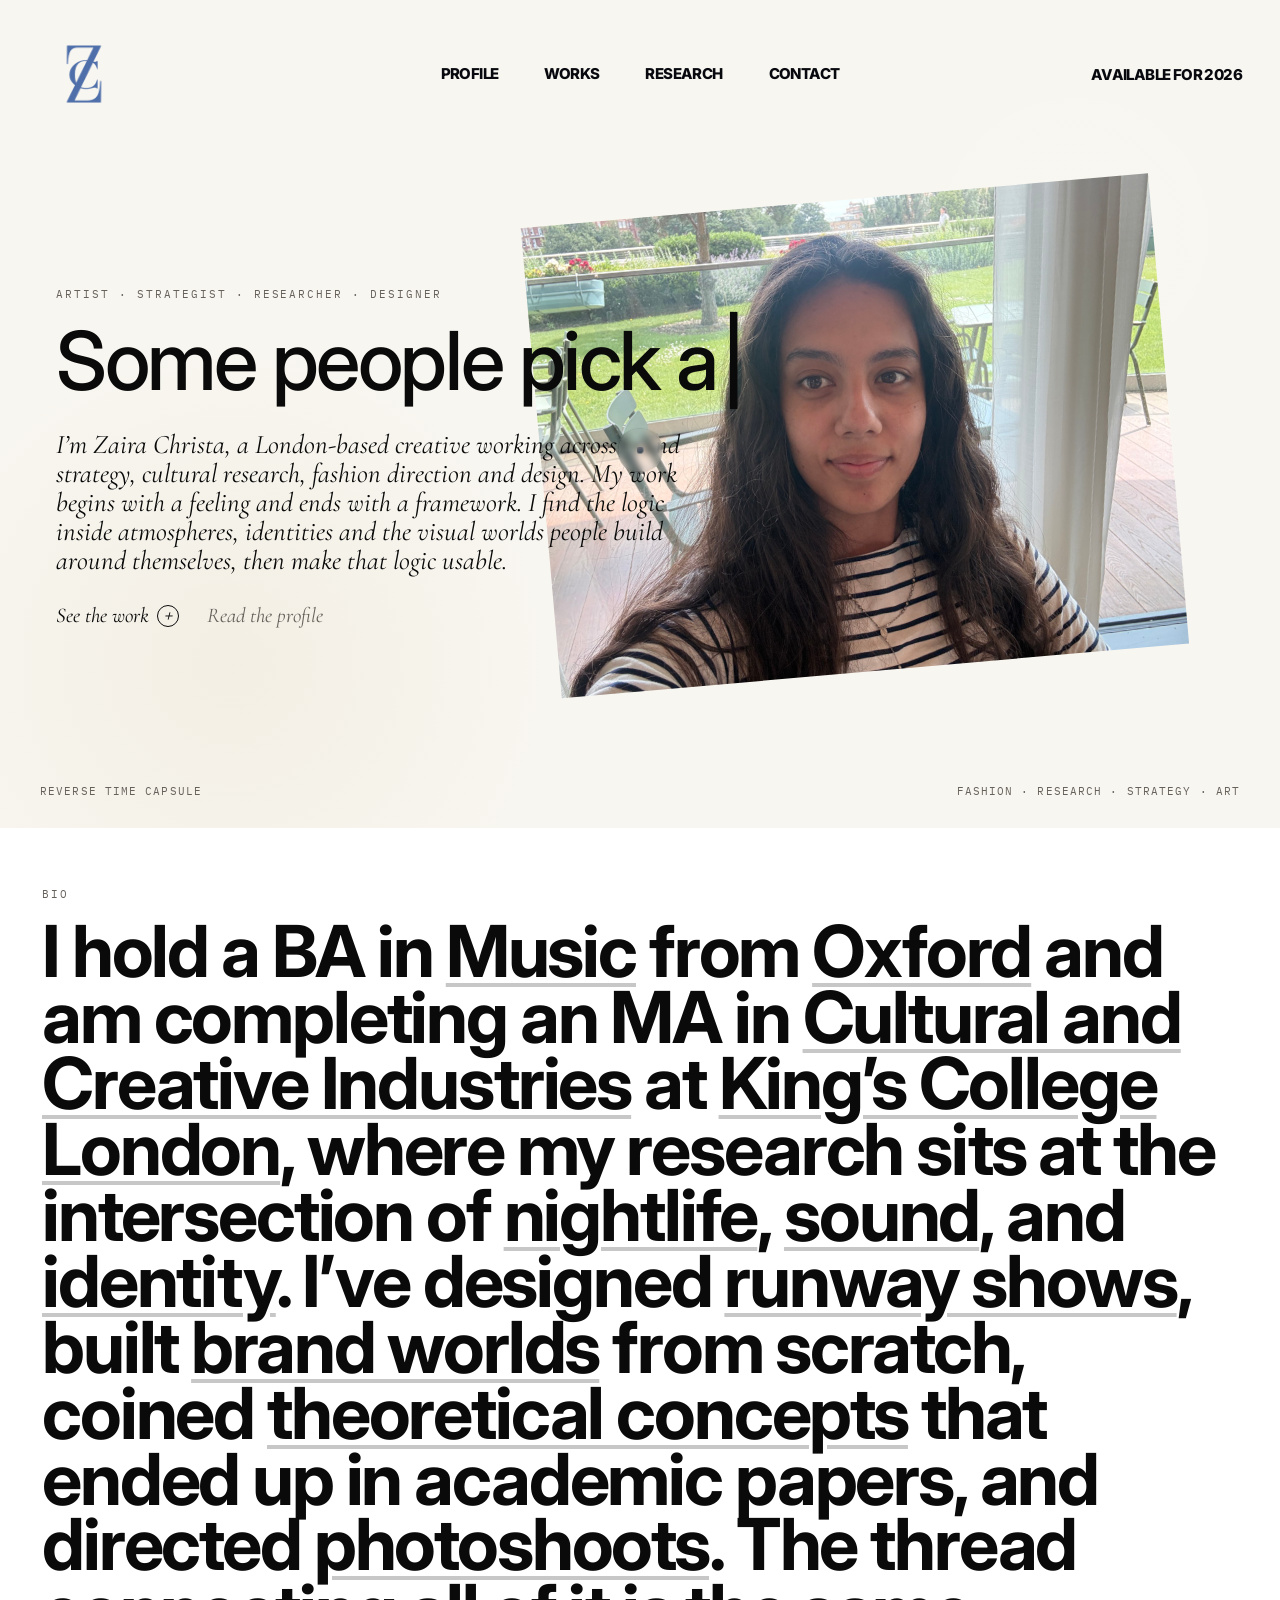
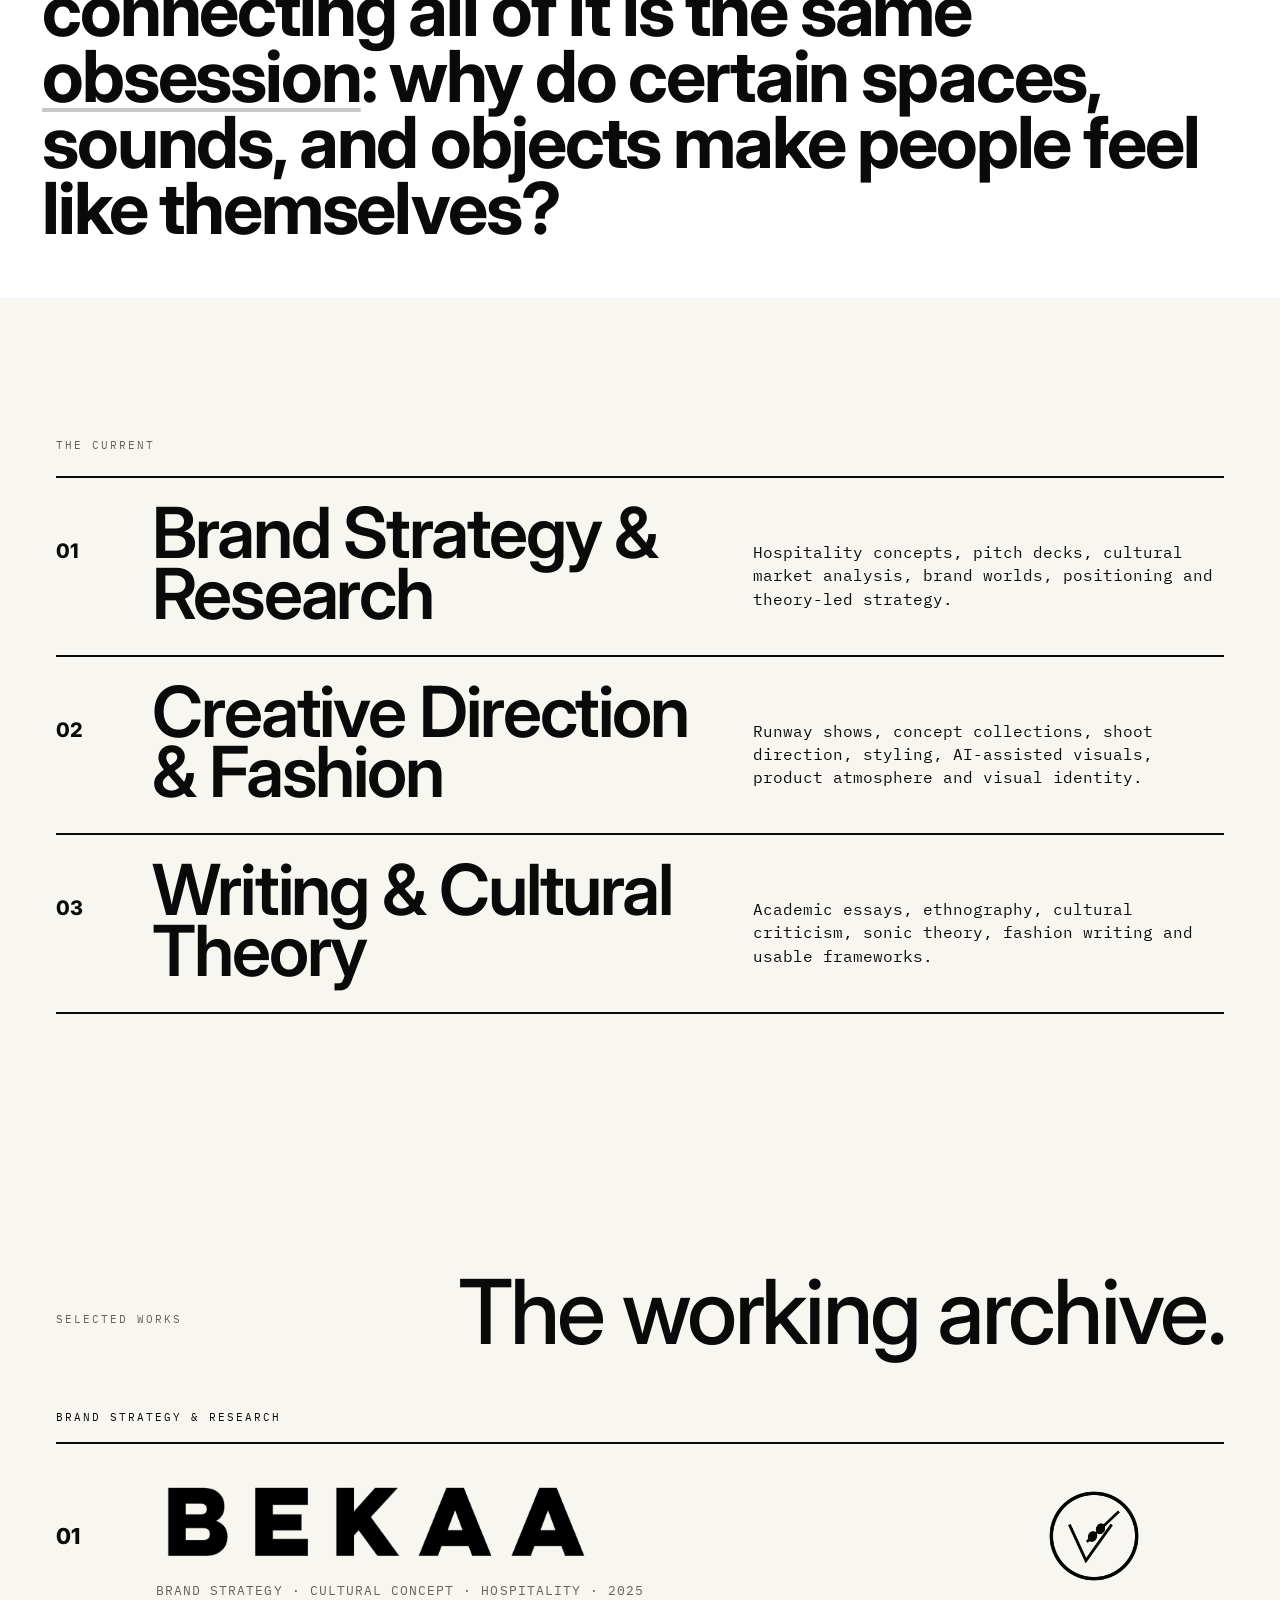
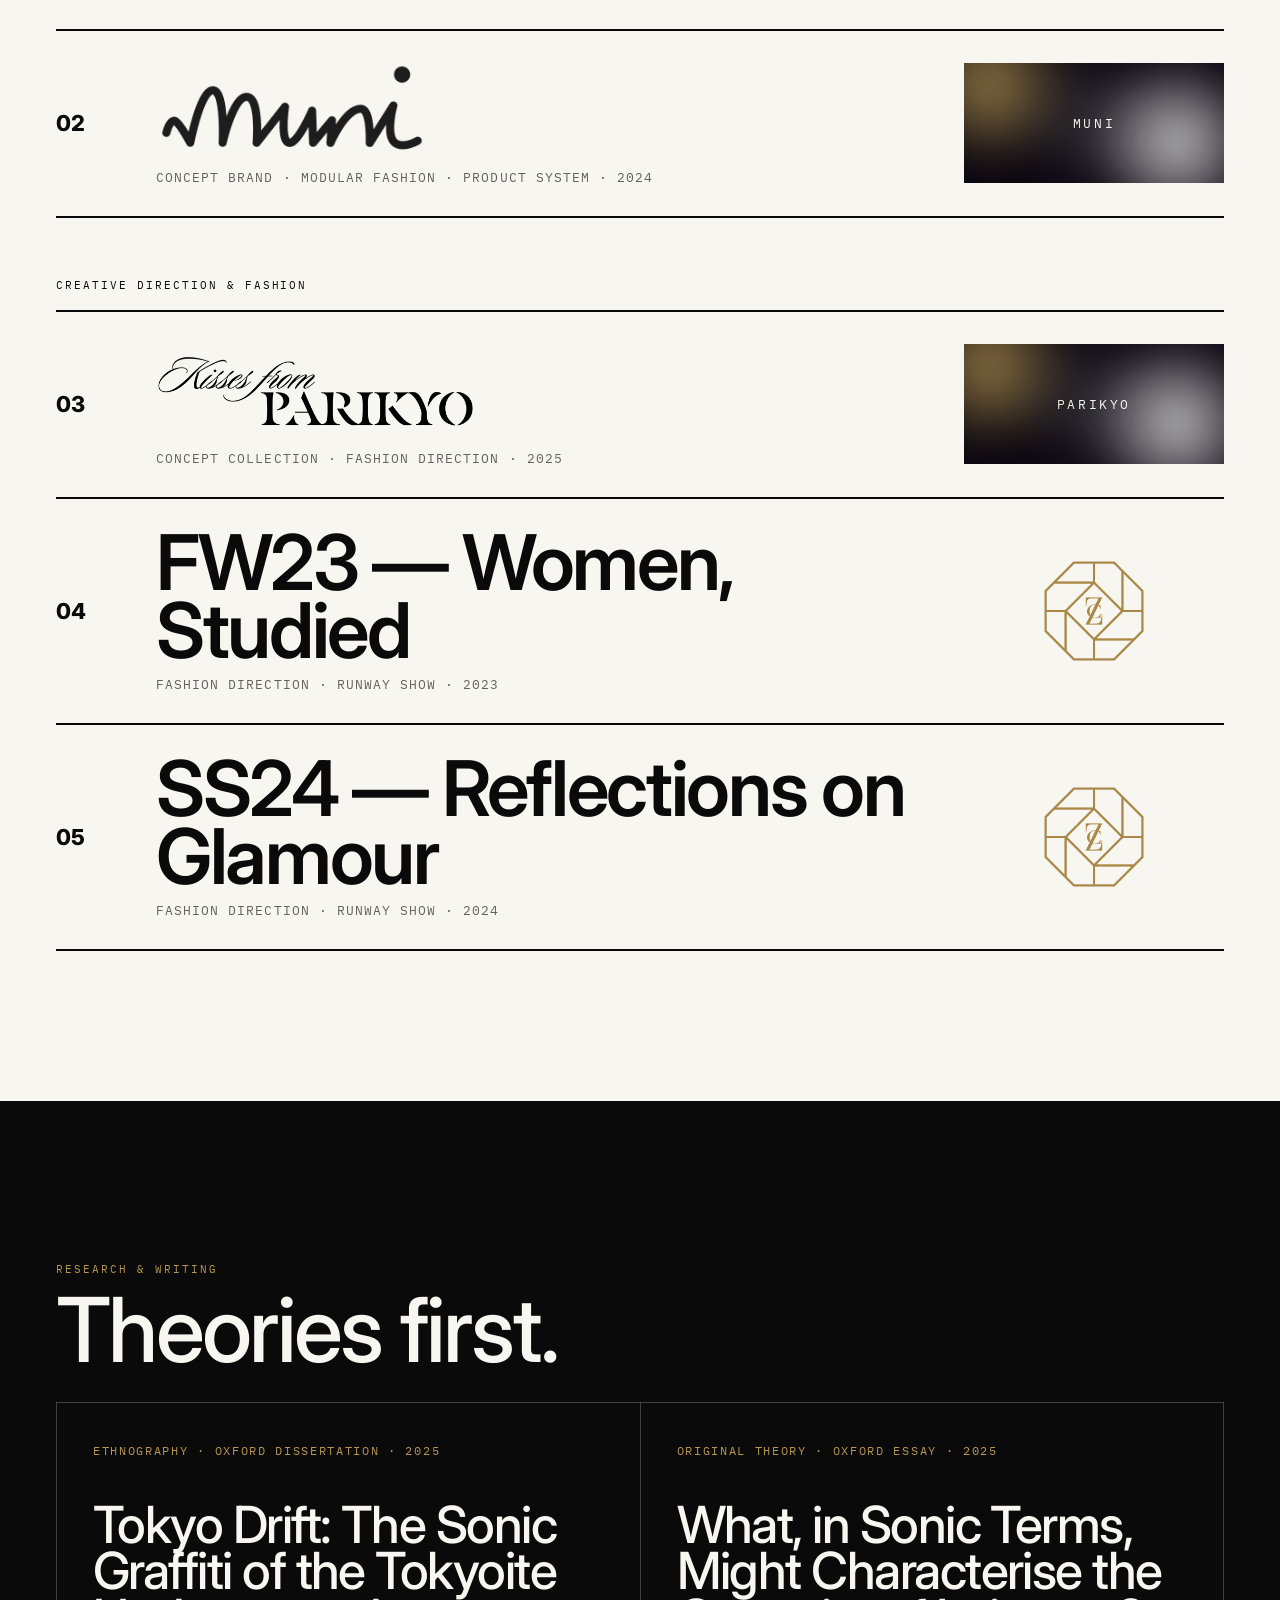
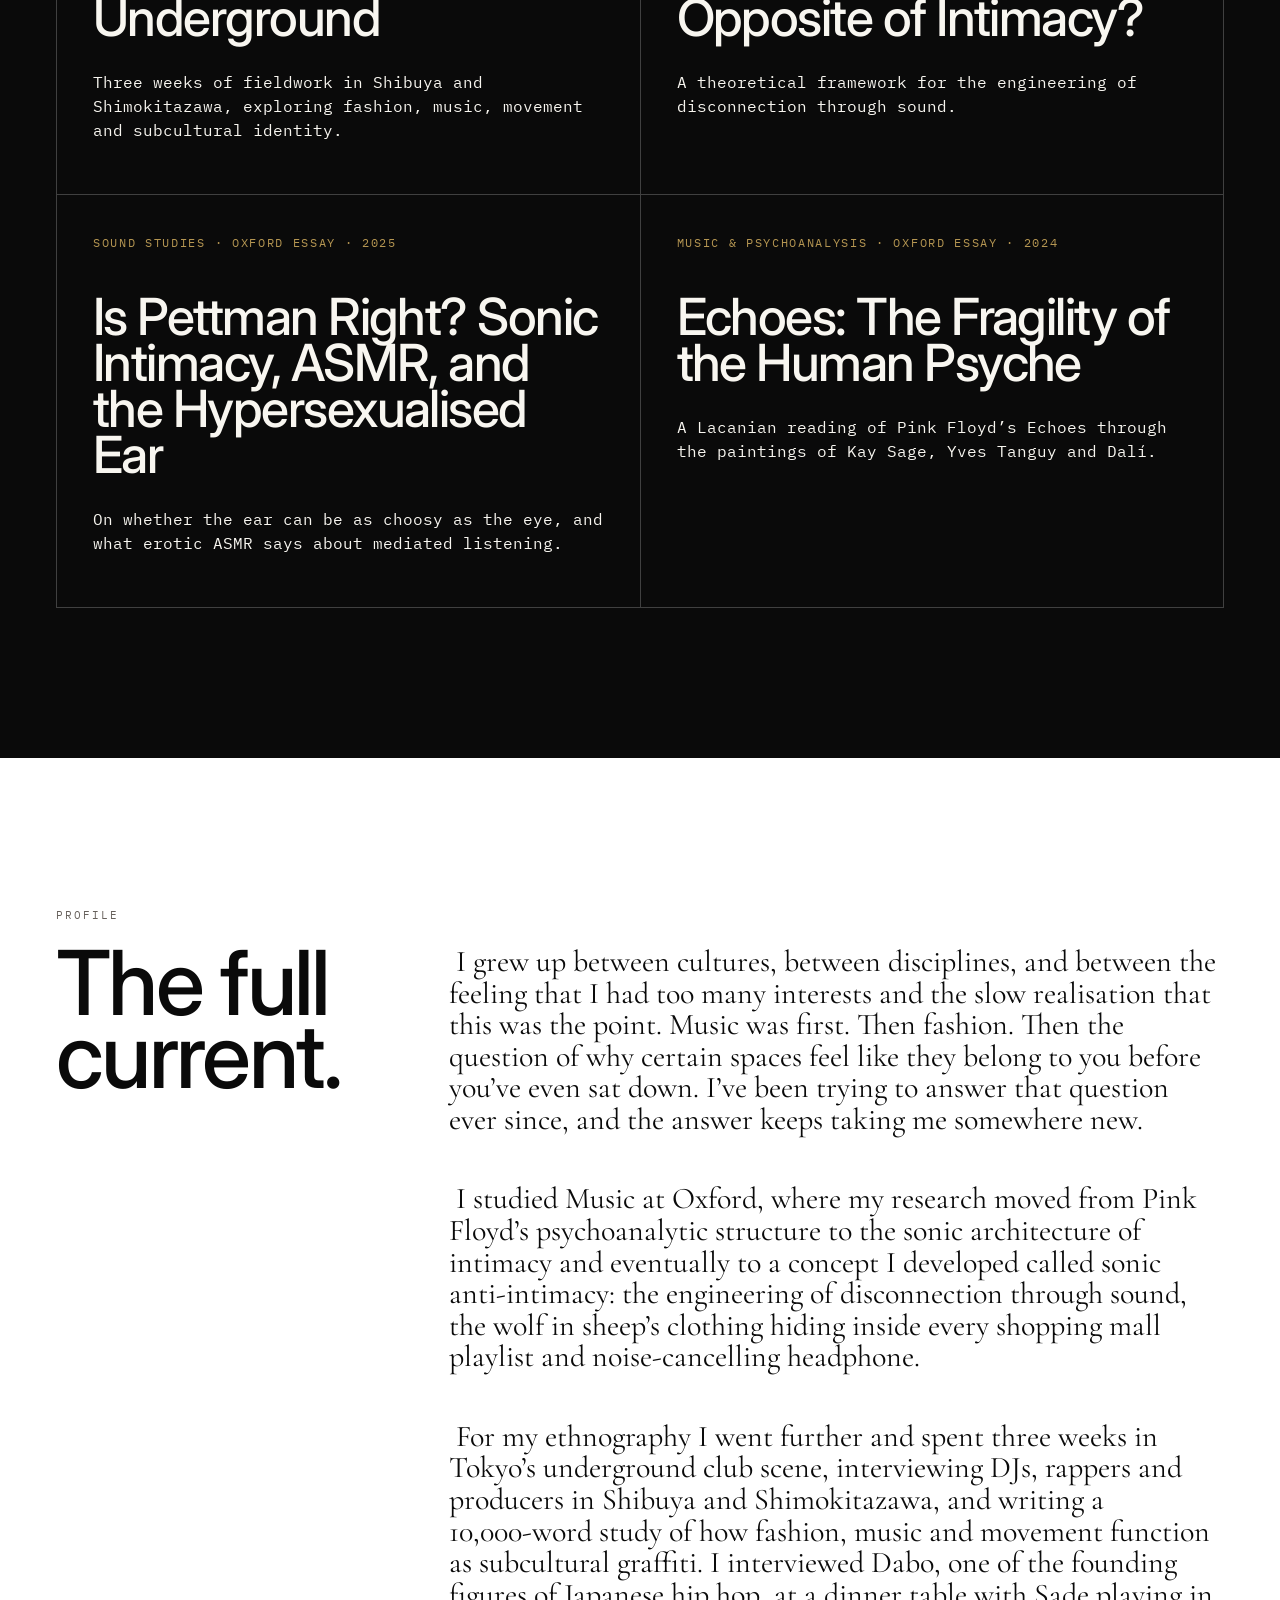
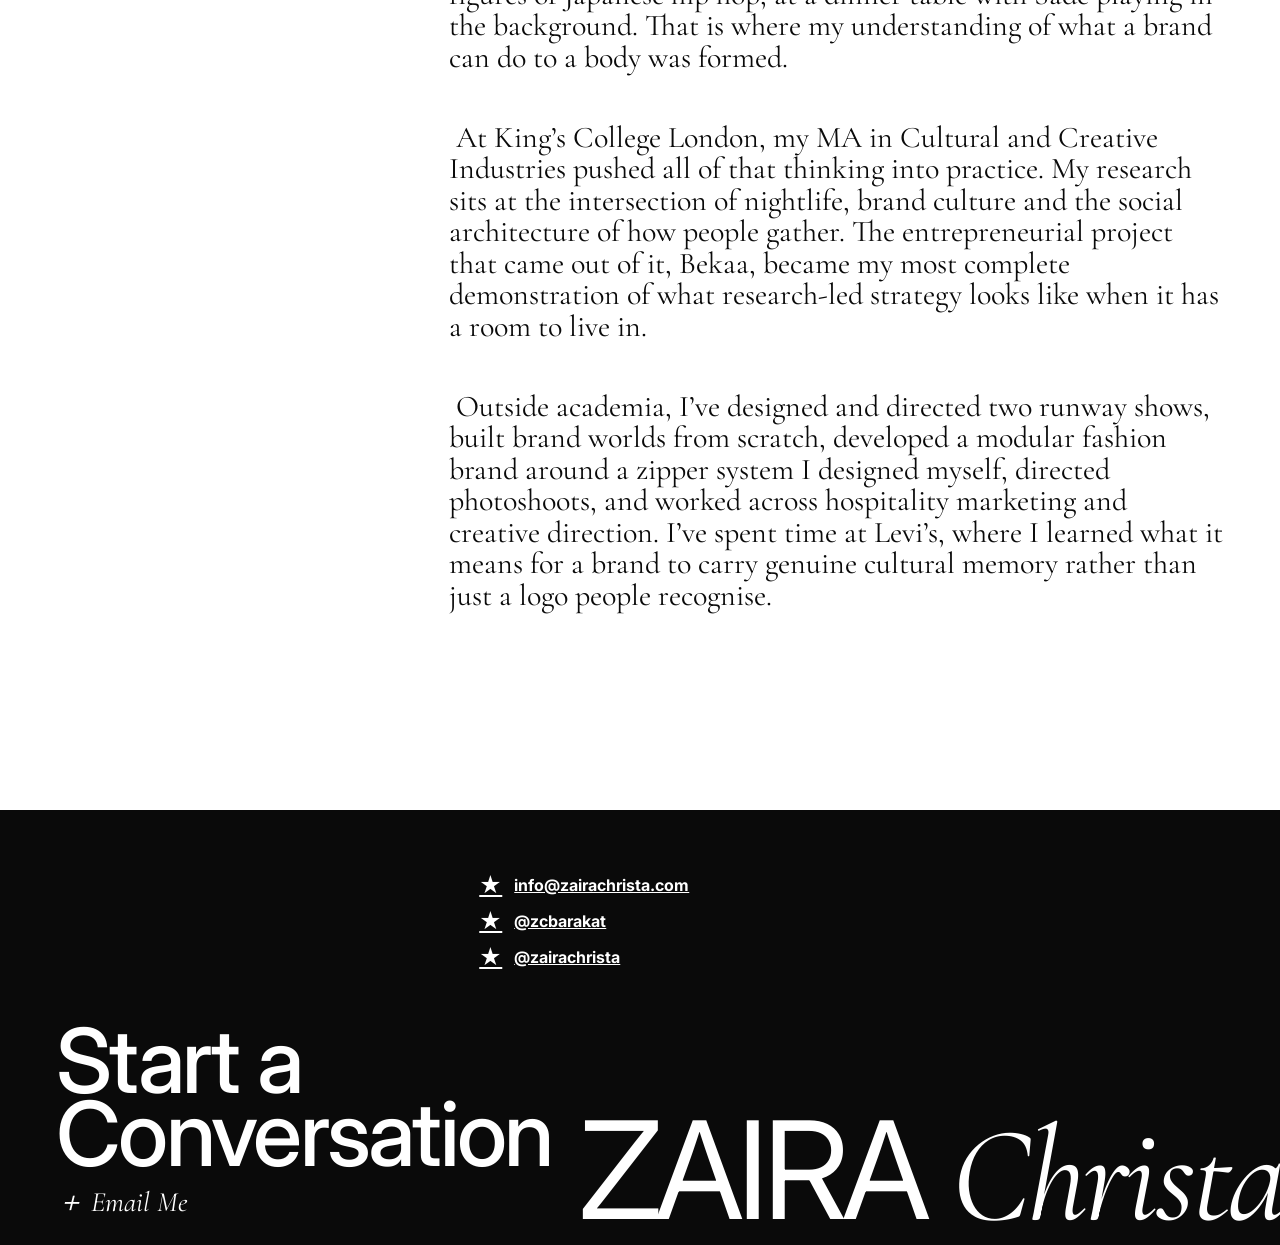
<file: index copy.html>
<!DOCTYPE html>
<html lang="en">
<head>
  <meta charset="UTF-8" />
  <meta name="viewport" content="width=device-width, initial-scale=1.0" />
  <title>Zaira Christa | Artist, Strategist, Researcher & Designer</title>
  <meta name="description" content="Zaira Christa is a London-based artist, strategist, researcher and designer working across fashion direction, brand strategy, cultural research and creative worlds." />
  <meta property="og:title" content="Zaira Christa | Artist, Strategist, Researcher & Designer" />
  <meta property="og:description" content="Fashion. Research. Strategy. Art. The same conversation told four different ways." />
  <meta property="og:type" content="website" />
  <link rel="icon" type="image/png" href="assets/favicon.png" />
  <link rel="stylesheet" href="style.css" />
</head>

<body>
  <div class="cursor" aria-hidden="true"><span class="cursor-label"></span></div>
  <div class="cursor-dot" aria-hidden="true"></div>

  <div class="grain" aria-hidden="true"></div>
  <div class="orb orb--one" aria-hidden="true"></div>
  <div class="orb orb--two" aria-hidden="true"></div>
  <div class="orb orb--three" aria-hidden="true"></div>

  <div class="loader" id="loader" aria-hidden="true">
    <div class="loader-inner">
      <p class="loader-line active">Some people pick a lane.</p>
      <p class="loader-line">I followed the current.</p>
      <p class="loader-mark">Zaira Christa</p>
    </div>
  </div>

  <header class="site-header">
    <a href="#home" class="brand brand-image" data-cursor="home"><img src="assets/zc-word-logo.png" alt="Zaira Christa"></a>

    <nav class="nav" aria-label="Primary navigation">
      <a href="#profile" data-cursor="read">Profile</a>
      <a href="#work" data-cursor="view">Works</a>
      <a href="#research" data-cursor="think">Research</a>
      <a href="#contact" data-cursor="write">Contact</a>
    </nav>

    <div class="availability">Available for 2026</div>
  </header>

  <main>
    <section id="home" class="hero section">

      <a href="#work" class="hero-logo-object hero-slideshow" data-cursor="enter" aria-label="Enter the archive">
        <img class="hero-slide" style="--i: 0;" src="assets/Hero%20images/IMG_7157.JPG" alt="Hero image 1" loading="eager" decoding="async" />
        <img class="hero-slide" style="--i: 1;" src="assets/Hero%20images/IMG_2017.JPG" alt="Hero image 2" loading="eager" decoding="async" />
        <img class="hero-slide" style="--i: 2;" src="assets/Hero%20images/IMG_0499.jpg" alt="Hero image 3" loading="eager" decoding="async" />
        <img class="hero-slide" style="--i: 3;" src="assets/Hero%20images/IMG_6956.JPG" alt="Hero image 4" loading="eager" decoding="async" />
        <img class="hero-slide" style="--i: 4;" src="assets/Hero%20images/IMG_3653%202.JPG" alt="Hero image 5" loading="eager" decoding="async" />
        <img class="hero-slide" style="--i: 5;" src="assets/Hero%20images/IMG_3476.JPG" alt="Hero image 6" loading="eager" decoding="async" />
        <img class="hero-slide" style="--i: 6;" src="assets/Hero%20images/IMG_0802.JPG" alt="Hero image 7" loading="eager" decoding="async" />
        <img class="hero-slide" style="--i: 7;" src="assets/Hero%20images/IMG_6122.JPG" alt="Hero image 8" loading="eager" decoding="async" />
        <img class="hero-slide" style="--i: 8;" src="assets/Hero%20images/IMG_6287.JPG" alt="Hero image 9" loading="eager" decoding="async" />
      </a>
      <div class="hero-copy">
        <p class="kicker">Artist · Strategist · Researcher · Designer</p>
        <h1><span>Some people pick a lane</span><span>early. I never did,</span><span>and I don’t regret it.</span></h1>
        <p class="intro">
          I’m Zaira Christa, a London-based creative working across brand strategy,
          cultural research, fashion direction and design. My work begins with a feeling
          and ends with a framework. I find the logic inside atmospheres, identities and
          the visual worlds people build around themselves, then make that logic usable.
        </p>
        <div class="hero-actions">
          <a href="#work" class="text-link" data-cursor="view">See the work <span>＋</span></a>
          <a href="#full-profile" class="text-link muted" data-cursor="read">Read the profile</a>
        </div>
      </div>


      <div class="hero-bottom-note">
        <span>Reverse Time Capsule</span>
        <span>Fashion · Research · Strategy · Art</span>
      </div>
    </section>

    <section id="profile" class="rebus-bio section clean-bio">
      <p class="section-label">Bio</p>

      <p class="clean-bio-text definition-bio">
        I hold a BA in <span class="def-term" data-title="Music" data-pron="/ˈmjuːzɪk/ noun" data-def="Time organised into feelings. One of humanity’s better inventions. Ranked comfortably above email.">Music</span> from <span class="def-term" data-title="Oxford" data-pron="/ˈɒksfəd/ noun" data-def="A city built entirely from stone, libraries, and deadlines. Notable for producing world leaders, Nobel Prize winners, and students who apologise for taking only four books out of the library.">Oxford</span> and am completing an MA in <span class="def-term" data-title="Cultural &amp; Creative Industries" data-pron="/ˈkʌltʃərəl ænd kriˈeɪtɪv ˈɪndəstriz/ noun" data-def="The study of why certain ideas become industries and certain industries become culture. Frequently mistaken for a degree about creativity. Actually a degree about power.">Cultural and Creative Industries</span> at <span class="def-term" data-title="King’s College London" data-pron="/kɪŋz ˈkɒlɪdʒ ˈlʌndən/ noun" data-def="A university strategically positioned between the River Thames and several intellectual crises. Known for producing graduates, research, and dangerously specific interests.">King’s College London</span>, where my research sits at the intersection of <span class="def-term" data-title="Nightlife" data-pron="/ˈnaɪtlaɪf/ noun" data-def="A temporary city that appears after dark and somehow contains every personality type known to mankind. Frequently blamed for poor decisions. More accurately responsible for several excellent ones.">nightlife</span>, <span class="def-term" data-title="Sound" data-pron="/saʊnd/ noun" data-def="Air pretending to be emotion. Capable of making people cry over strangers, dance with confidence they do not possess, and remember things they had no intention of remembering. Generally underestimated.">sound</span>, and <span class="def-term" data-title="Identity" data-pron="/aɪˈdɛntɪti/ noun" data-def="A collaborative project between yourself, your memories, your wardrobe, and everyone who has ever misunderstood you. Subject to constant revision. Especially after moving house.">identity</span>. I’ve designed <span class="def-term" data-title="Runway Shows" data-pron="/ˈrʌnweɪ ʃəʊz/ noun" data-def="Extremely expensive ways of asking a room full of strangers to understand a feeling. Usually last between eight and twelve minutes. Frequently take six months to make.">runway shows</span>, built <span class="def-term" data-title="Brand Worlds" data-pron="/brænd wɜːldz/ noun" data-def="Fictional places that people voluntarily move into. Constructed from colour, typography, mythology, references, and a shocking amount of confidence. The good ones feel real.">brand worlds</span> from scratch, coined <span class="def-term" data-title="Theoretical Concepts" data-pron="/θɪəˈrɛtɪkəl ˈkɒnsɛpts/ noun" data-def="Ideas invented because existing vocabulary has failed its duties. May begin as a passing thought. May accidentally become a dissertation chapter.">theoretical concepts</span> that ended up in academic papers, and directed <span class="def-term" data-title="Photoshoots" data-pron="/ˈfəʊtəʊʃuːts/ noun" data-def="The collective attempt to make one image look effortless. Requires approximately twelve people, three batteries, two nervous breakdowns, and one miraculous frame.">photoshoots</span>. The thread connecting all of it is the same <span class="def-term" data-title="Obsession" data-pron="/əbˈsɛʃən/ noun" data-def="The inability to leave a question alone. Generally considered unhealthy until somebody pays you for it. Then it becomes expertise.">obsession</span>: <span class="bio-question-lock">why do certain spaces, sounds, and objects make people feel like themselves?</span>
      </p>
    </section>

    <section class="capabilities section swiss-current">
      <div class="section-label">The Current</div>
      <div class="current-list">
        <div class="current-line">
          <span>01</span>
          <h2>Brand Strategy & Research</h2>
          <p>Hospitality concepts, pitch decks, cultural market analysis, brand worlds, positioning and theory-led strategy.</p>
        </div>
        <div class="current-line">
          <span>02</span>
          <h2>Creative Direction & Fashion</h2>
          <p>Runway shows, concept collections, shoot direction, styling, AI-assisted visuals, product atmosphere and visual identity.</p>
        </div>
        <div class="current-line">
          <span>03</span>
          <h2>Writing & Cultural Theory</h2>
          <p>Academic essays, ethnography, cultural criticism, sonic theory, fashion writing and usable frameworks.</p>
        </div>
      </div>
    </section>

    <section id="work" class="work-index section">
      <div class="section-head">
        <p class="section-label">Selected Works</p>
        <h2>The working archive.</h2>
      </div>

      <div class="work-category">
        <p class="section-label">Brand Strategy & Research</p>
        <div class="work-list">
          <article class="work-line" data-project="bekaa" data-cursor="view">
            <span class="work-number">01</span>
            <div>
              <h3 class="work-title-logo"><img src="assets/Headers/Bekaa.png" alt="Bekaa"></h3>
              <p>Brand Strategy · Cultural Concept · Hospitality · 2025</p>
            </div>
            <div class="work-thumb brand-thumb"><img src="assets/Logos/Bekaa.png" alt="Bekaa"></div>
          </article>

          <article class="work-line" data-project="baba-g" data-cursor="view" hidden>
            <span class="work-number">02</span>
            <div>
              <h3 class="work-title-logo"><img src="assets/Headers/Baba%20G.png" alt="Baba G"></h3>
              <p>Brand Refresh · Client Work · Lebanese Street Food · 2025</p>
            </div>
            <div class="work-thumb baba-thumb"><img src="assets/Logos/Baba%20G.png" alt="Baba G"></div>
          </article>

          <article class="work-line" data-project="muni" data-cursor="view">
            <span class="work-number">02</span>
            <div>
              <h3 class="work-title-logo"><img src="assets/Headers/Muni.png" alt="Muni"></h3>
              <p>Concept Brand · Modular Fashion · Product System · 2024</p>
            </div>
            <div class="work-thumb muni-thumb">MUNI</div>
          </article>
        </div>
      </div>

      <div class="work-category">
        <p class="section-label">Creative Direction & Fashion</p>
        <div class="work-list">
          <article class="work-line" data-project="parikyo" data-cursor="view">
            <span class="work-number">03</span>
            <div>
              <h3 class="work-title-logo"><img src="assets/Headers/Kisses%20from%20Parikyo.png" alt="Kisses from Parikyo"></h3>
              <p>Concept Collection · Fashion Direction · 2025</p>
            </div>
            <div class="work-thumb parikyo-thumb">PARIKYO</div>
          </article>

          <article class="work-line" data-project="fw23" data-cursor="view">
            <span class="work-number">04</span>
            <div>
              <h3>FW23 — Women, Studied</h3>
              <p>Fashion Direction · Runway Show · 2023</p>
            </div>
            <div class="work-thumb fw-thumb"><img src="assets/Logos/Zaira%20Christa.png" alt="Zaira Christa"></div>
          </article>

          <article class="work-line" data-project="ss24" data-cursor="view">
            <span class="work-number">05</span>
            <div>
              <h3>SS24 — Reflections on Glamour</h3>
              <p>Fashion Direction · Runway Show · 2024</p>
            </div>
            <div class="work-thumb ss-thumb"><img src="assets/Logos/Zaira%20Christa.png" alt="Zaira Christa"></div>
          </article>

          <article class="work-line" data-project="voyage-ascent" data-cursor="view" hidden>
            <span class="work-number">07</span>
            <div>
              <h3>A Voyage in Ascent</h3>
              <p>Creative Direction · Oxford Fashion Gala · Photoshoot</p>
            </div>
            <div class="work-thumb voyage-thumb">ASCENT</div>
          </article>
        </div>
      </div>
    </section>

    <section id="research" class="research section">
      <div class="section-head">
        <p class="section-label">Research & Writing</p>
        <h2>Theories first.</h2>
      </div>

      <div class="research-grid">
        <article data-project="tokyo-drift" data-cursor="read">
          <span>Ethnography · Oxford Dissertation · 2025</span>
          <h3>Tokyo Drift: The Sonic Graffiti of the Tokyoite Underground</h3>
          <p>Three weeks of fieldwork in Shibuya and Shimokitazawa, exploring fashion, music, movement and subcultural identity.</p>
        </article>

        <article data-project="sonic-anti-intimacy" data-cursor="think">
          <span>Original Theory · Oxford Essay · 2025</span>
          <h3>What, in Sonic Terms, Might Characterise the Opposite of Intimacy?</h3>
          <p>A theoretical framework for the engineering of disconnection through sound.</p>
        </article>

        <article data-project="ear-body" data-cursor="read">
          <span>Sound Studies · Oxford Essay · 2025</span>
          <h3>Is Pettman Right? Sonic Intimacy, ASMR, and the Hypersexualised Ear</h3>
          <p>On whether the ear can be as choosy as the eye, and what erotic ASMR says about mediated listening.</p>
        </article>

        <article data-project="echoes" data-cursor="read">
          <span>Music & Psychoanalysis · Oxford Essay · 2024</span>
          <h3>Echoes: The Fragility of the Human Psyche</h3>
          <p>A Lacanian reading of Pink Floyd’s Echoes through the paintings of Kay Sage, Yves Tanguy and Dalí.</p>
        </article>
      </div>
    </section>

    <section id="full-profile" class="about-full section">
      <div class="section-label">Profile</div>
      <div class="bio-columns">
        <h2>The full current.</h2>
        <div class="bio-text">
          <p>
            I grew up between cultures, between disciplines, and between the feeling that I had too many
            interests and the slow realisation that this was the point. Music was first. Then fashion.
            Then the question of why certain spaces feel like they belong to you before you’ve even sat down.
            I’ve been trying to answer that question ever since, and the answer keeps taking me somewhere new.
          </p>
          <p>
            I studied Music at Oxford, where my research moved from Pink Floyd’s psychoanalytic structure
            to the sonic architecture of intimacy and eventually to a concept I developed called sonic
            anti-intimacy: the engineering of disconnection through sound, the wolf in sheep’s clothing hiding
            inside every shopping mall playlist and noise-cancelling headphone.
          </p>
          <p>
            For my ethnography I went further and spent three weeks in Tokyo’s underground club scene,
            interviewing DJs, rappers and producers in Shibuya and Shimokitazawa, and writing a 10,000-word
            study of how fashion, music and movement function as subcultural graffiti. I interviewed Dabo,
            one of the founding figures of Japanese hip hop, at a dinner table with Sade playing in the
            background. That is where my understanding of what a brand can do to a body was formed.
          </p>
          <p>
            At King’s College London, my MA in Cultural and Creative Industries pushed all of that thinking
            into practice. My research sits at the intersection of nightlife, brand culture and the social
            architecture of how people gather. The entrepreneurial project that came out of it, Bekaa, became
            my most complete demonstration of what research-led strategy looks like when it has a room to live in.
          </p>
          <p>
            Outside academia, I’ve designed and directed two runway shows, built brand worlds from scratch,
            developed a modular fashion brand around a zipper system I designed myself, directed photoshoots,
            and worked across hospitality marketing and creative direction. I’ve spent time at Levi’s, where
            I learned what it means for a brand to carry genuine cultural memory rather than just a logo people recognise.
          </p>
        </div>
      </div>
    </section>

    <section id="contact" class="contact section">
      <div>
        <h2>Start a Conversation</h2>
        <a href="mailto:info@zairachrista.com" class="text-link light email-me" data-cursor="write">＋ Email Me</a>
      </div>
      <div class="contact-details">
        <a href="mailto:info@zairachrista.com"><span class="line-icon star-icon">★</span>info@zairachrista.com</a>
        <a href="https://instagram.com/zcbarakat" target="_blank" rel="noreferrer"><span class="line-icon star-icon">★</span>@zcbarakat</a>
        <a href="https://www.tiktok.com/@zairachrista" target="_blank" rel="noreferrer"><span class="line-icon star-icon">★</span>@zairachrista</a>
      </div>
      <div class="footer-wordmark">
        <span>ZAIRA</span> <em>Christa</em>
      </div>
    </section>
  </main>

  <div class="project-panel" id="projectPanel" aria-hidden="true">
    <button class="panel-close" id="panelClose" aria-label="Close project" data-cursor="close">×</button>
    <div class="panel-scroll" id="panelContent"></div>
  </div>

  <div class="definition-tooltip" id="definitionTooltip" aria-hidden="true"></div>
  <script src="script.js"></script>
</body>
</html>
</file>
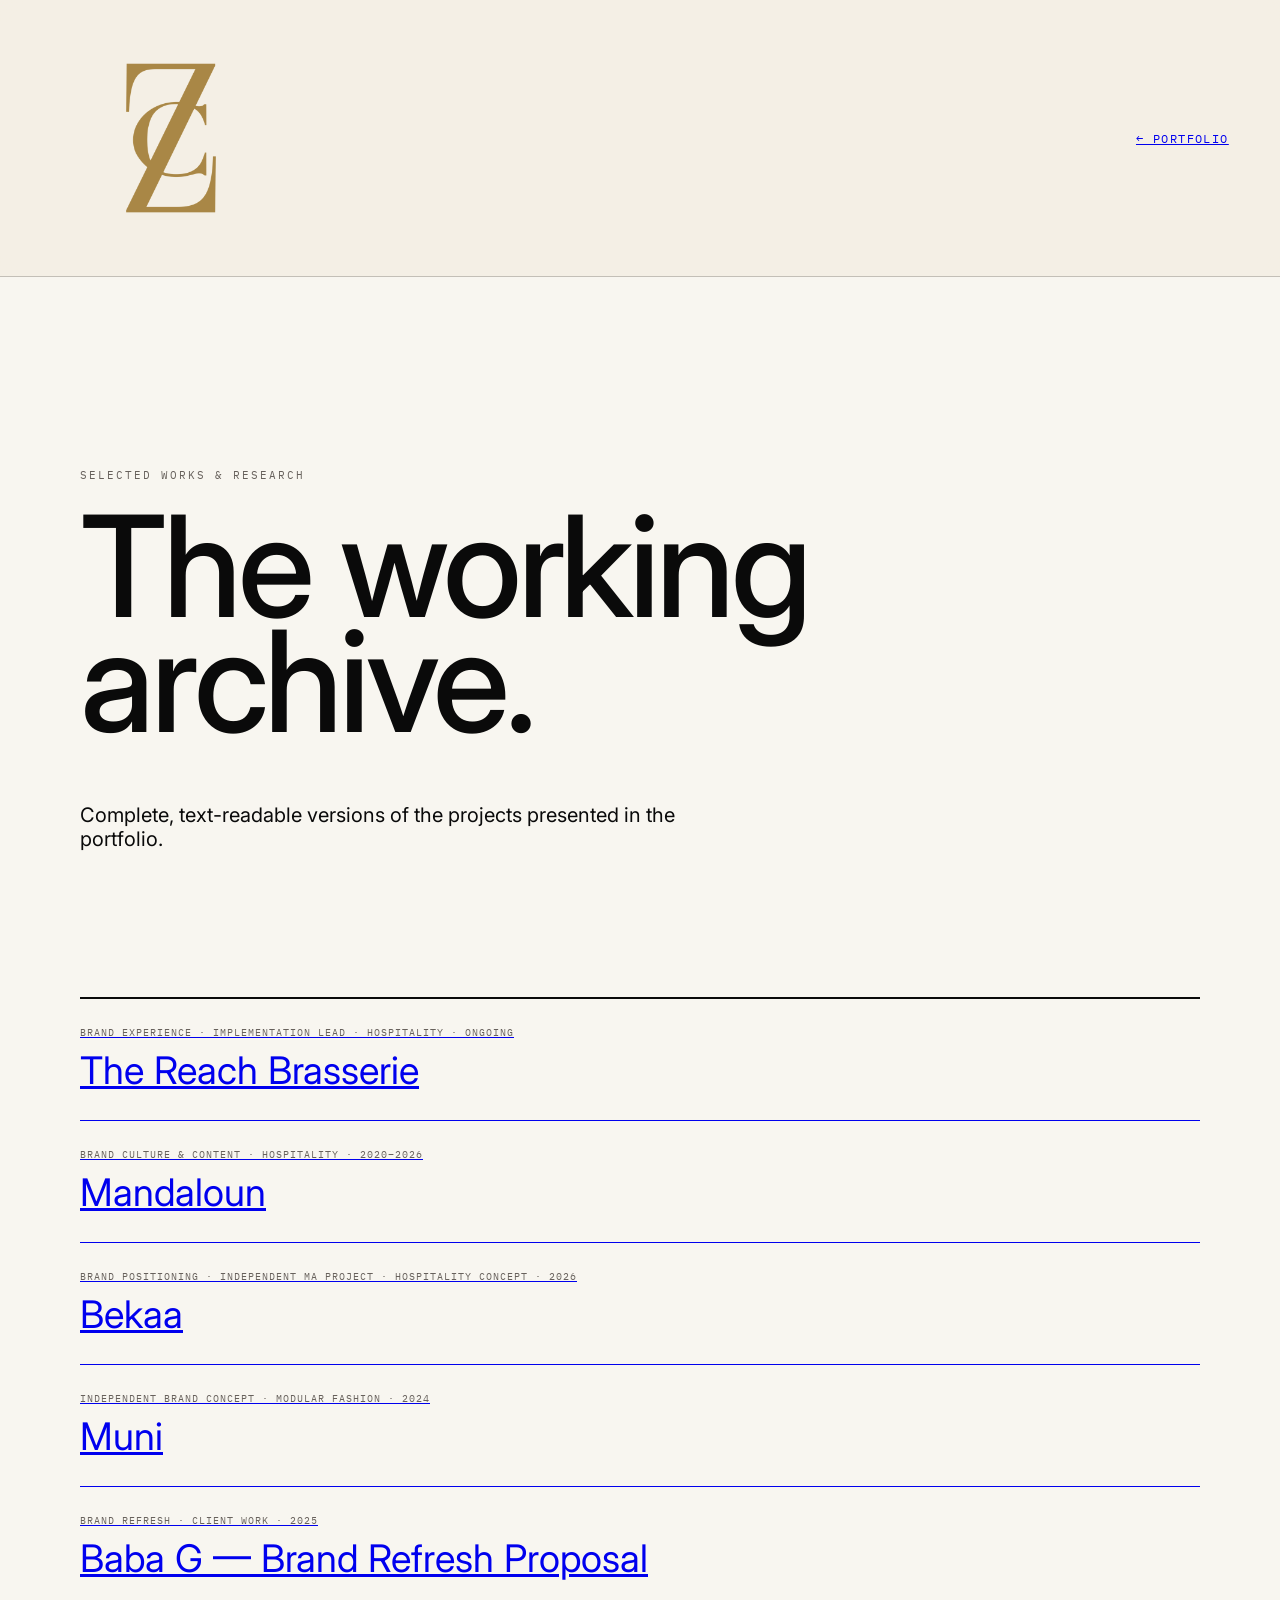
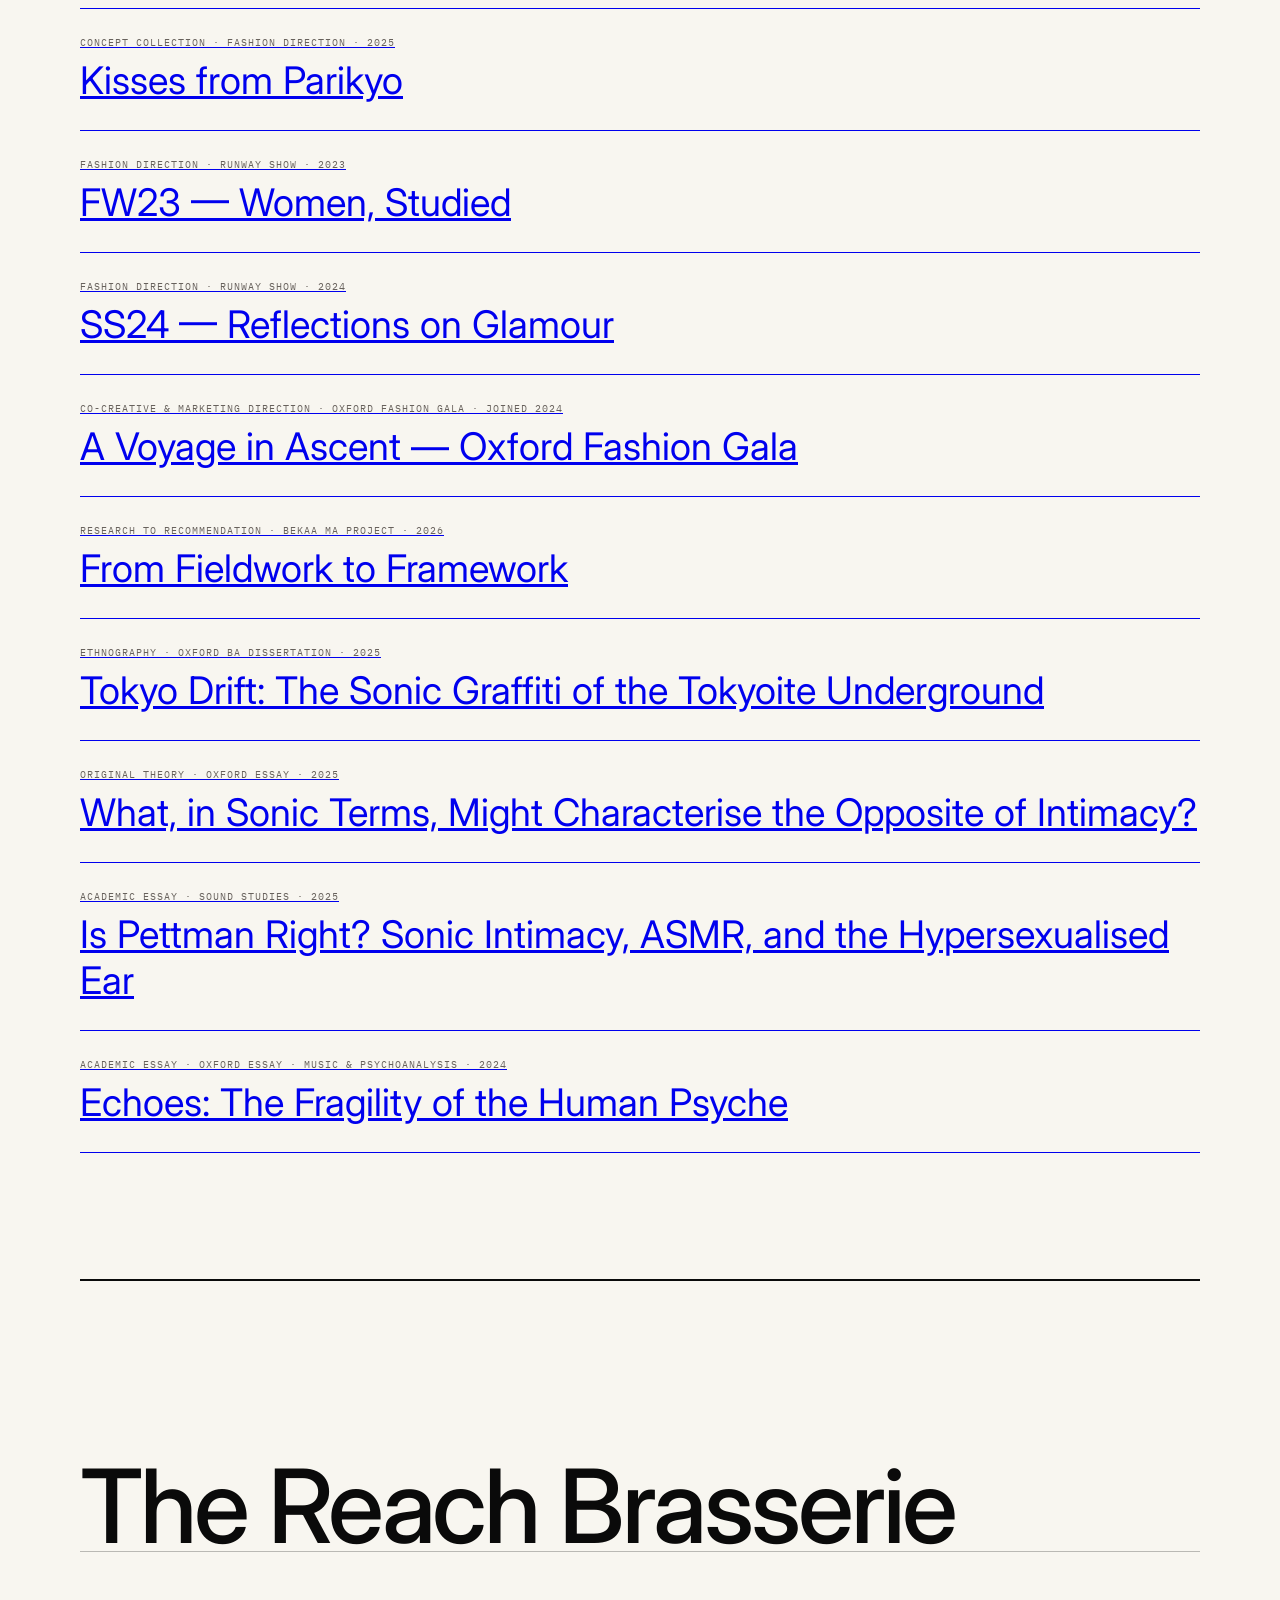
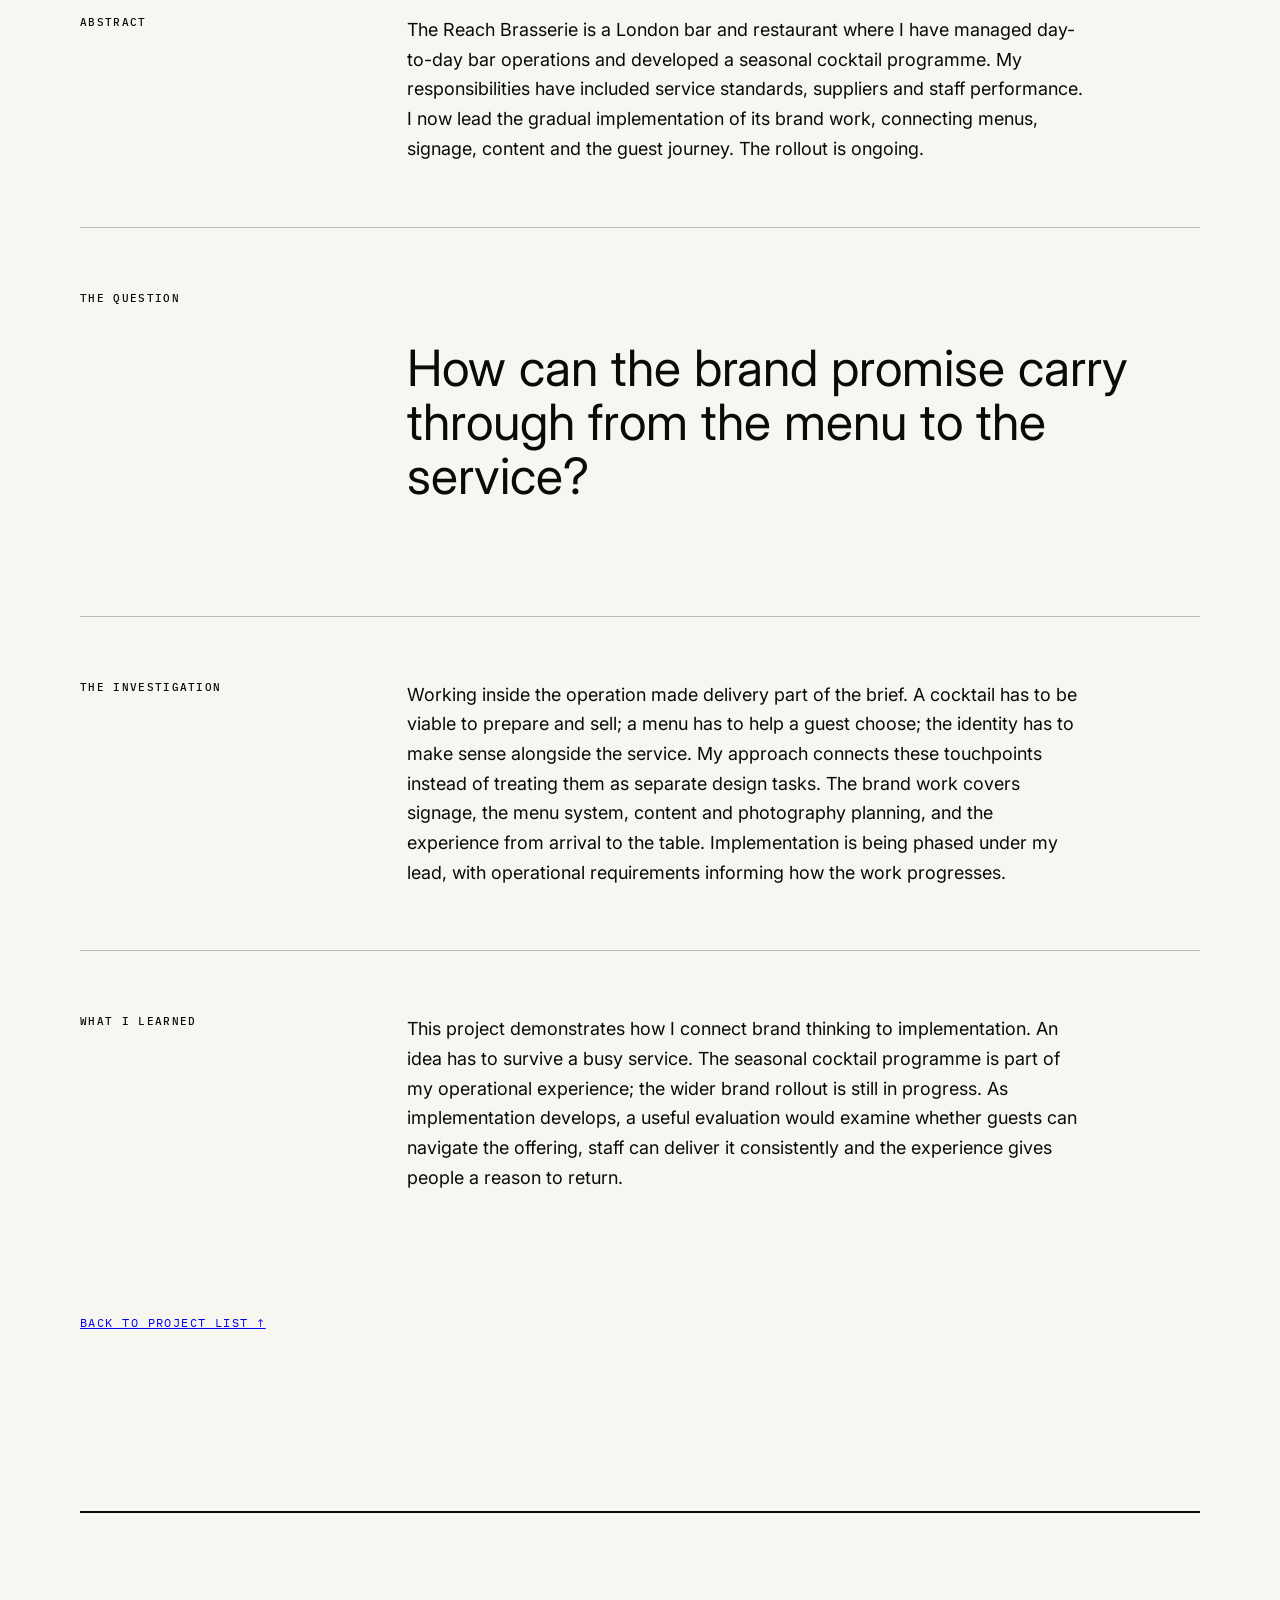
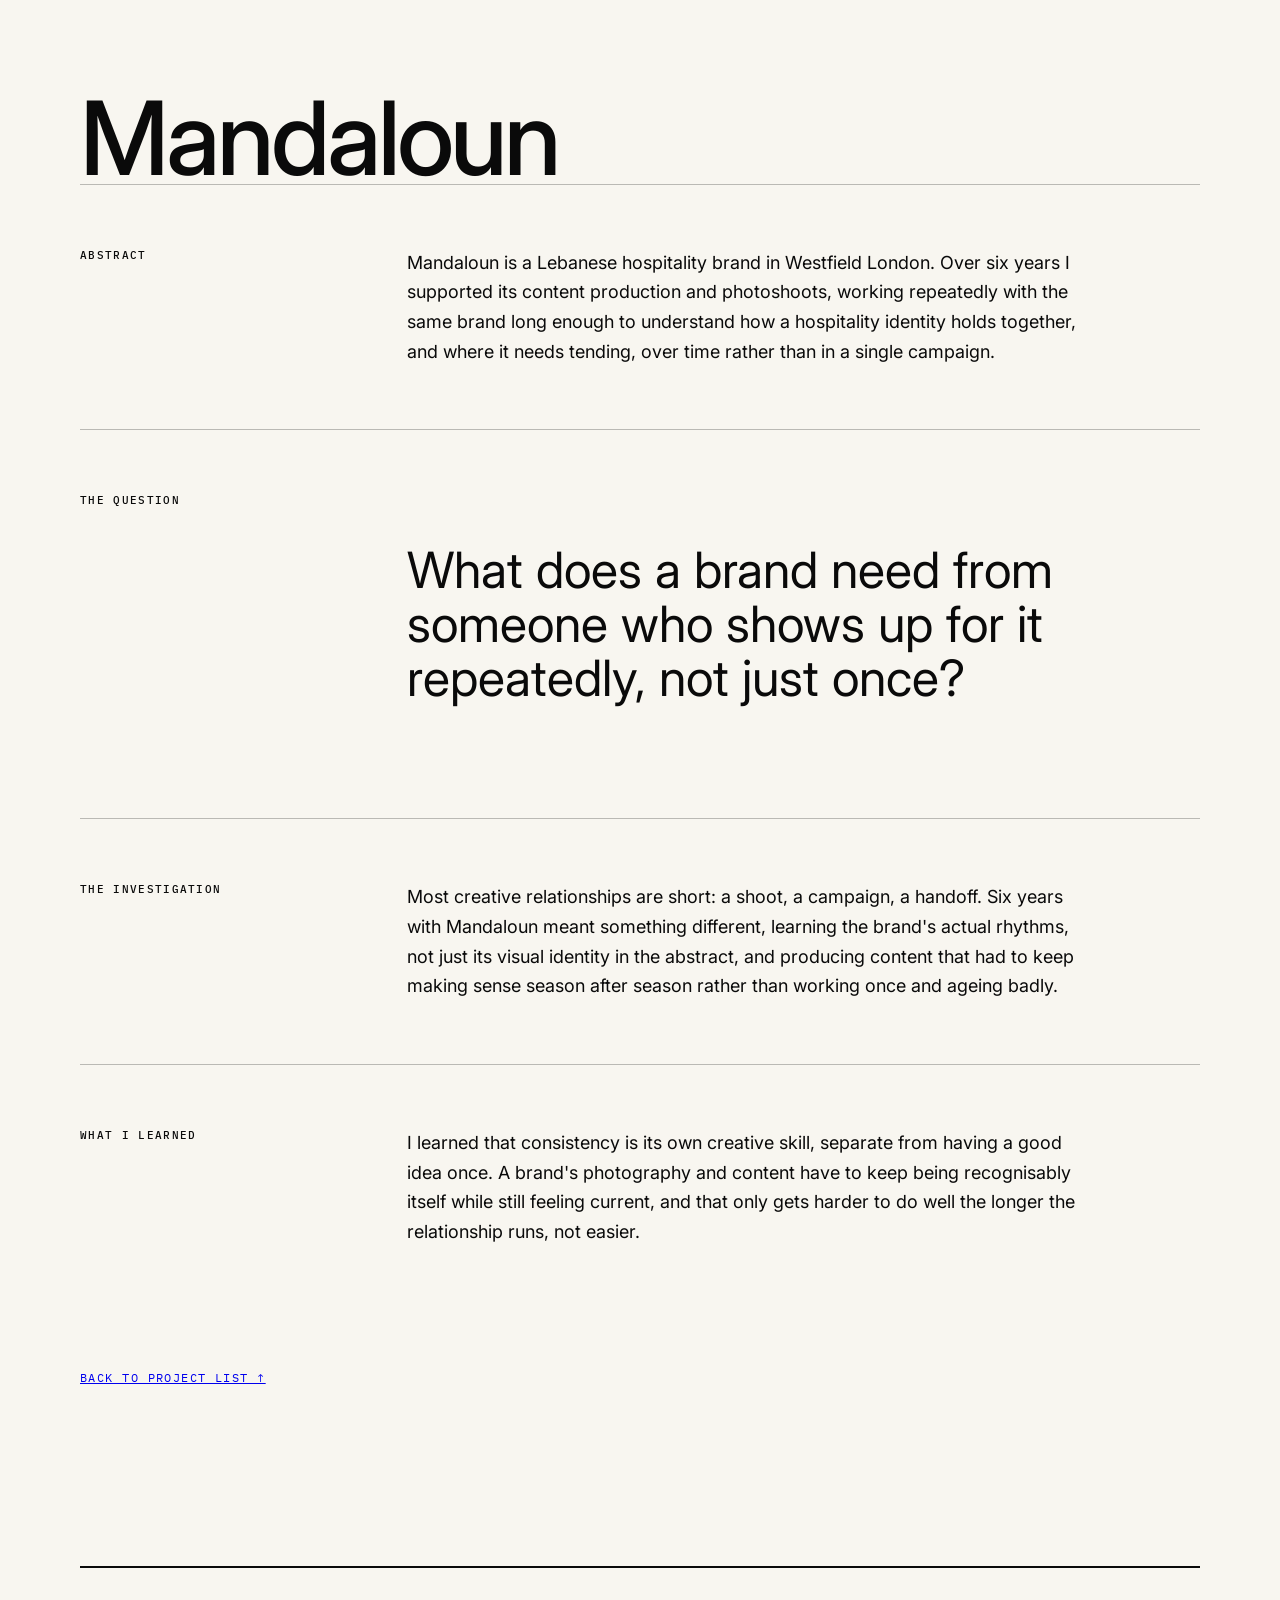
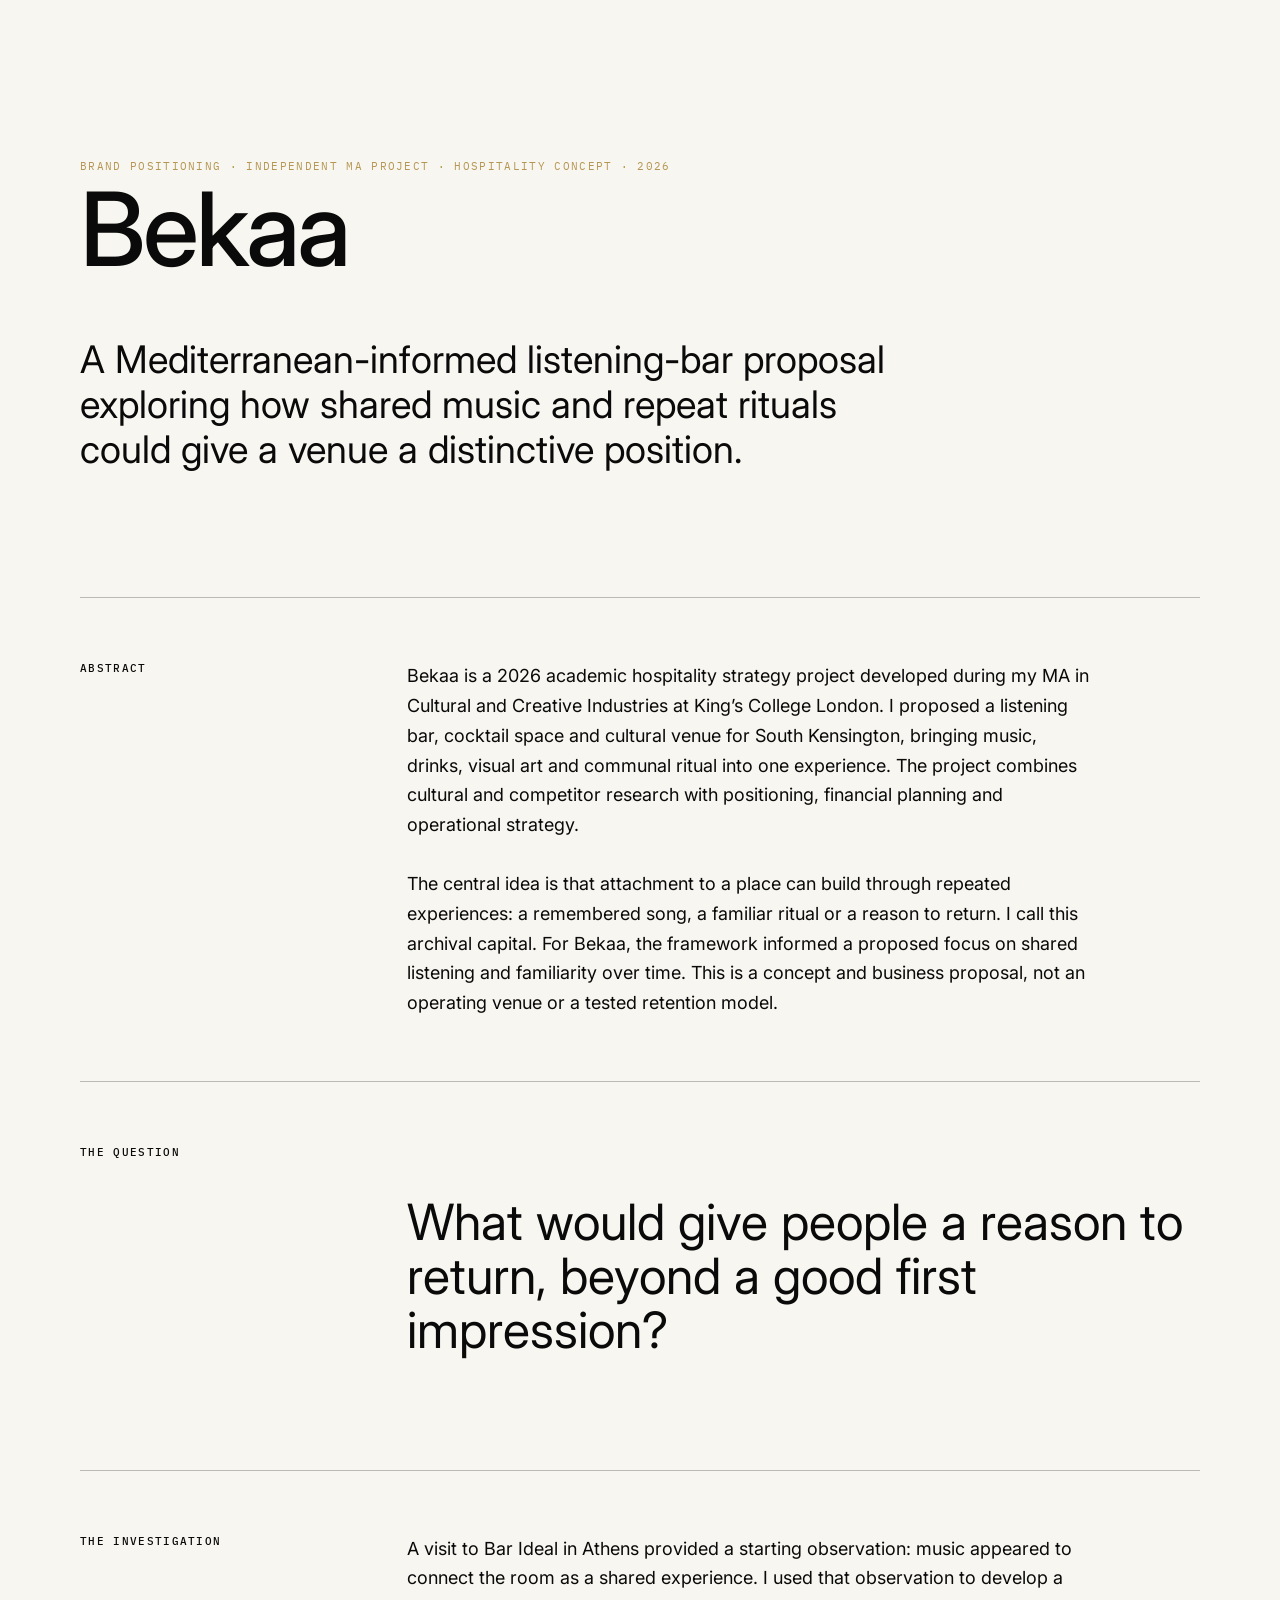
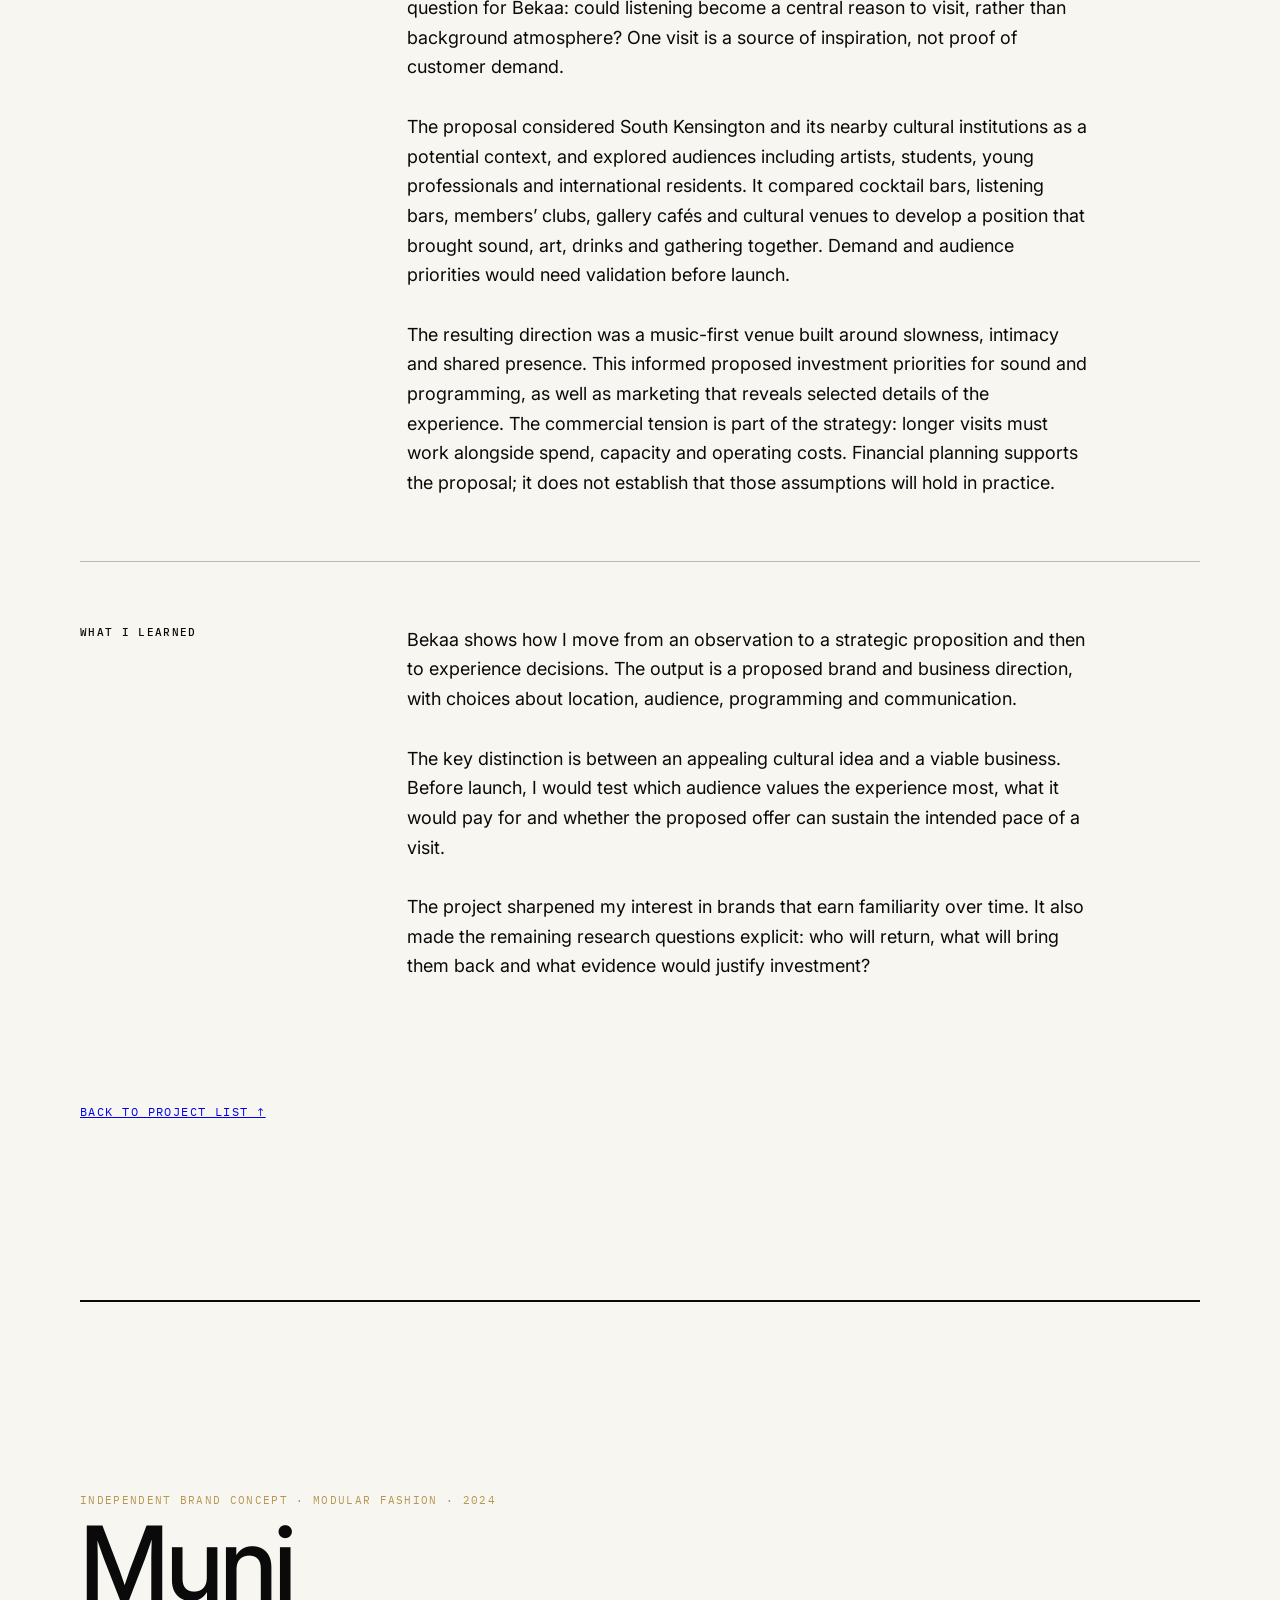
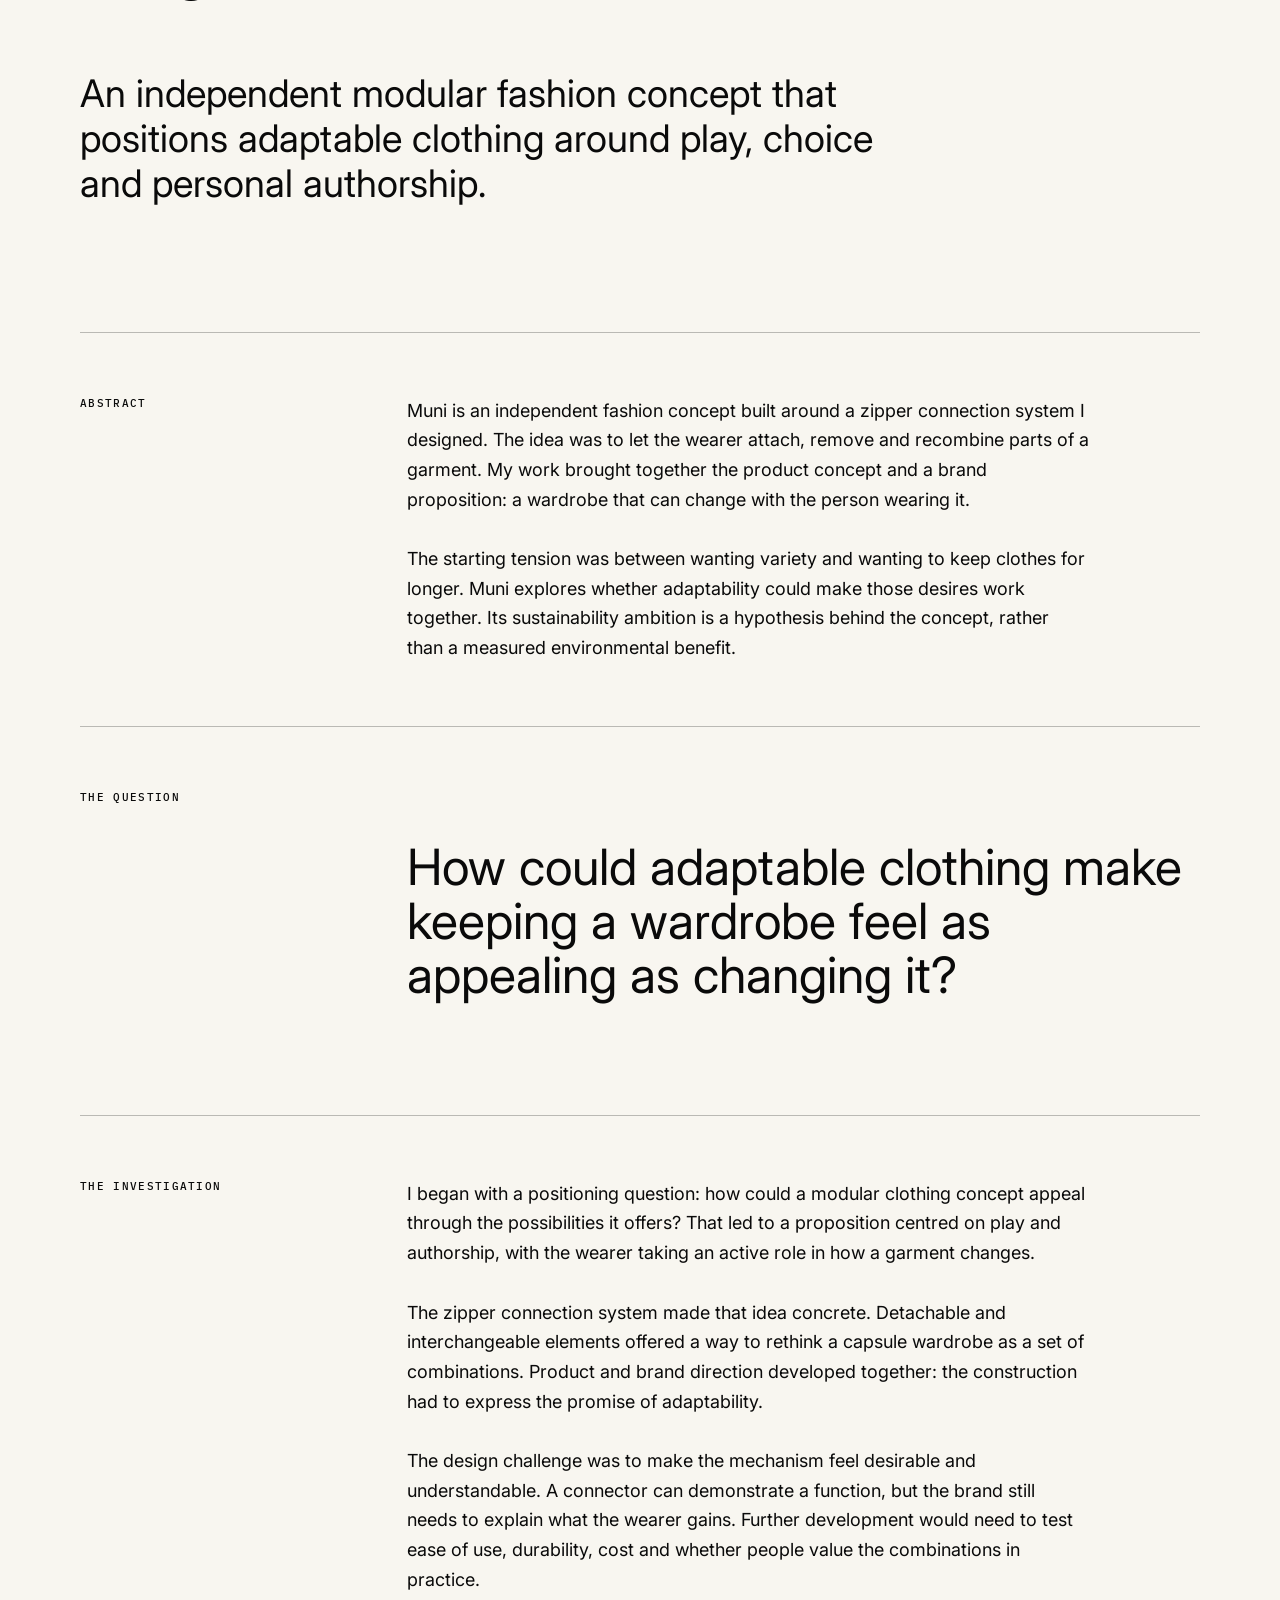
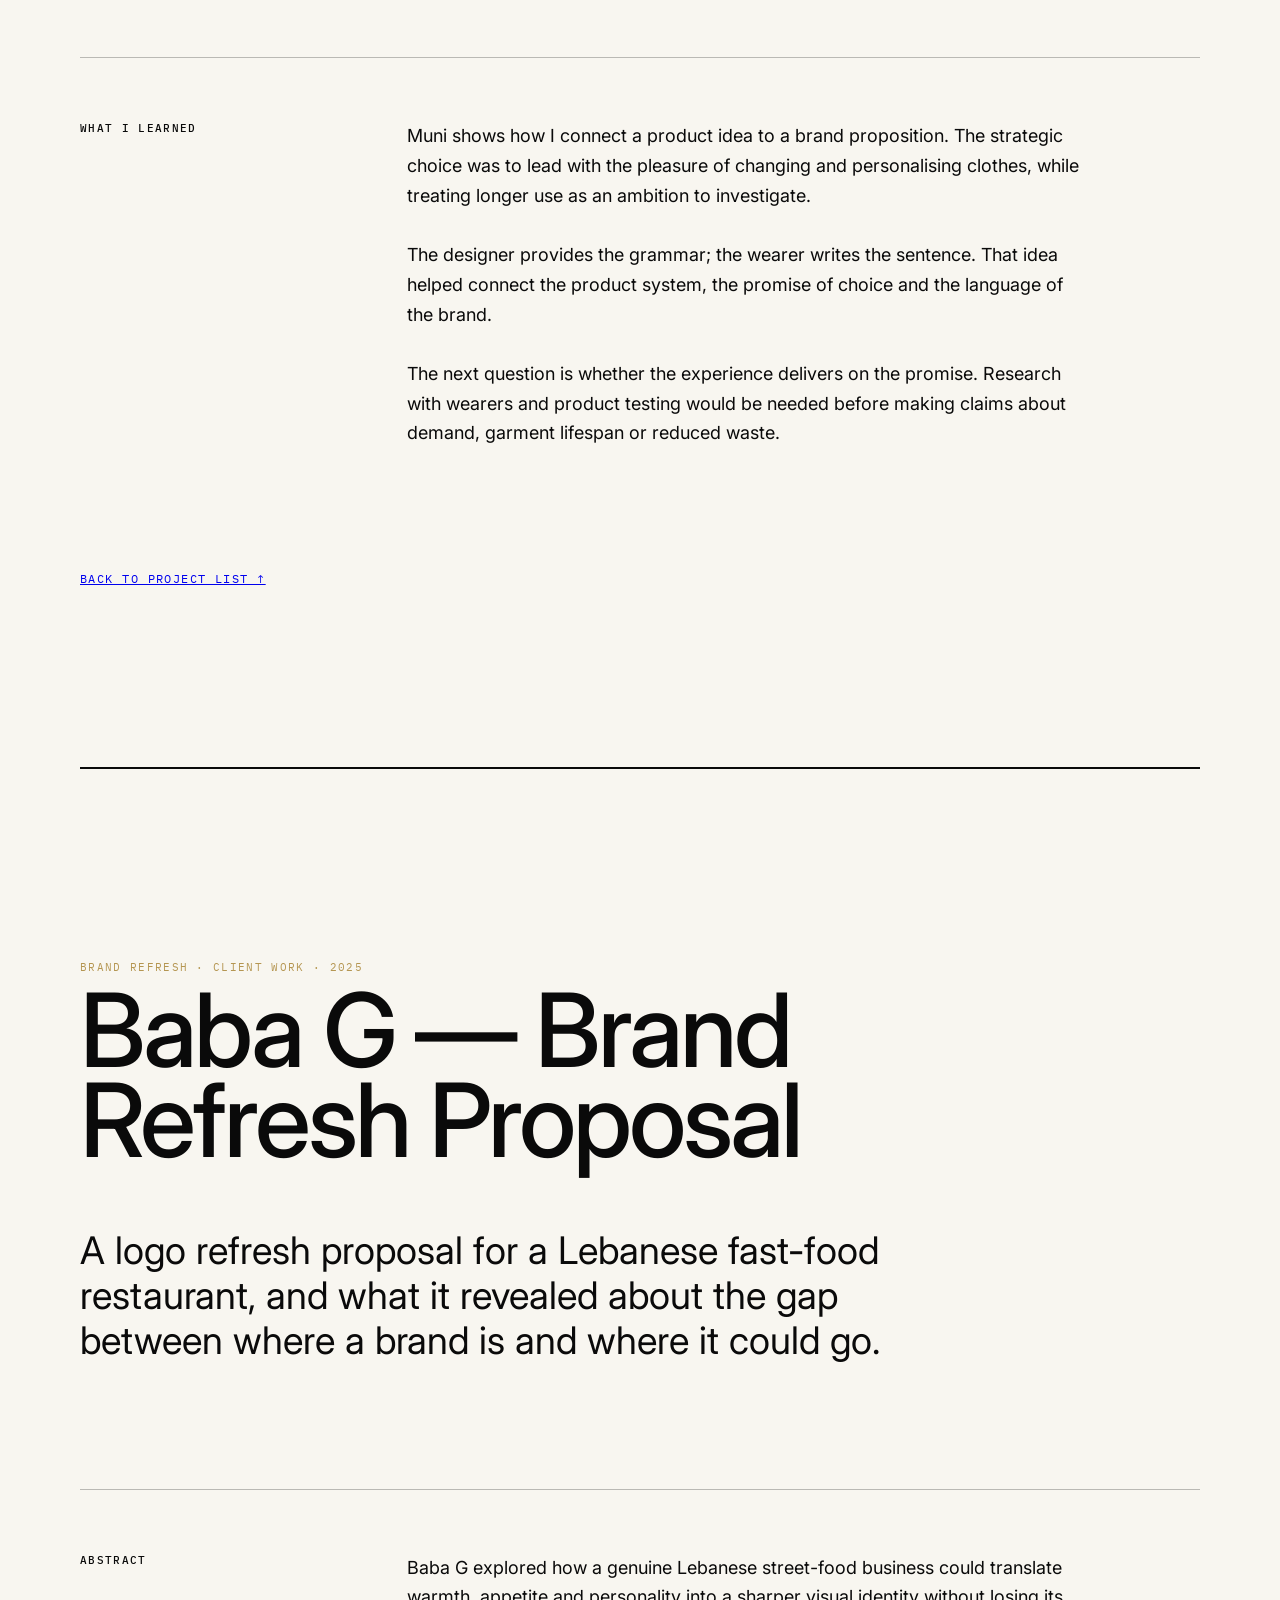
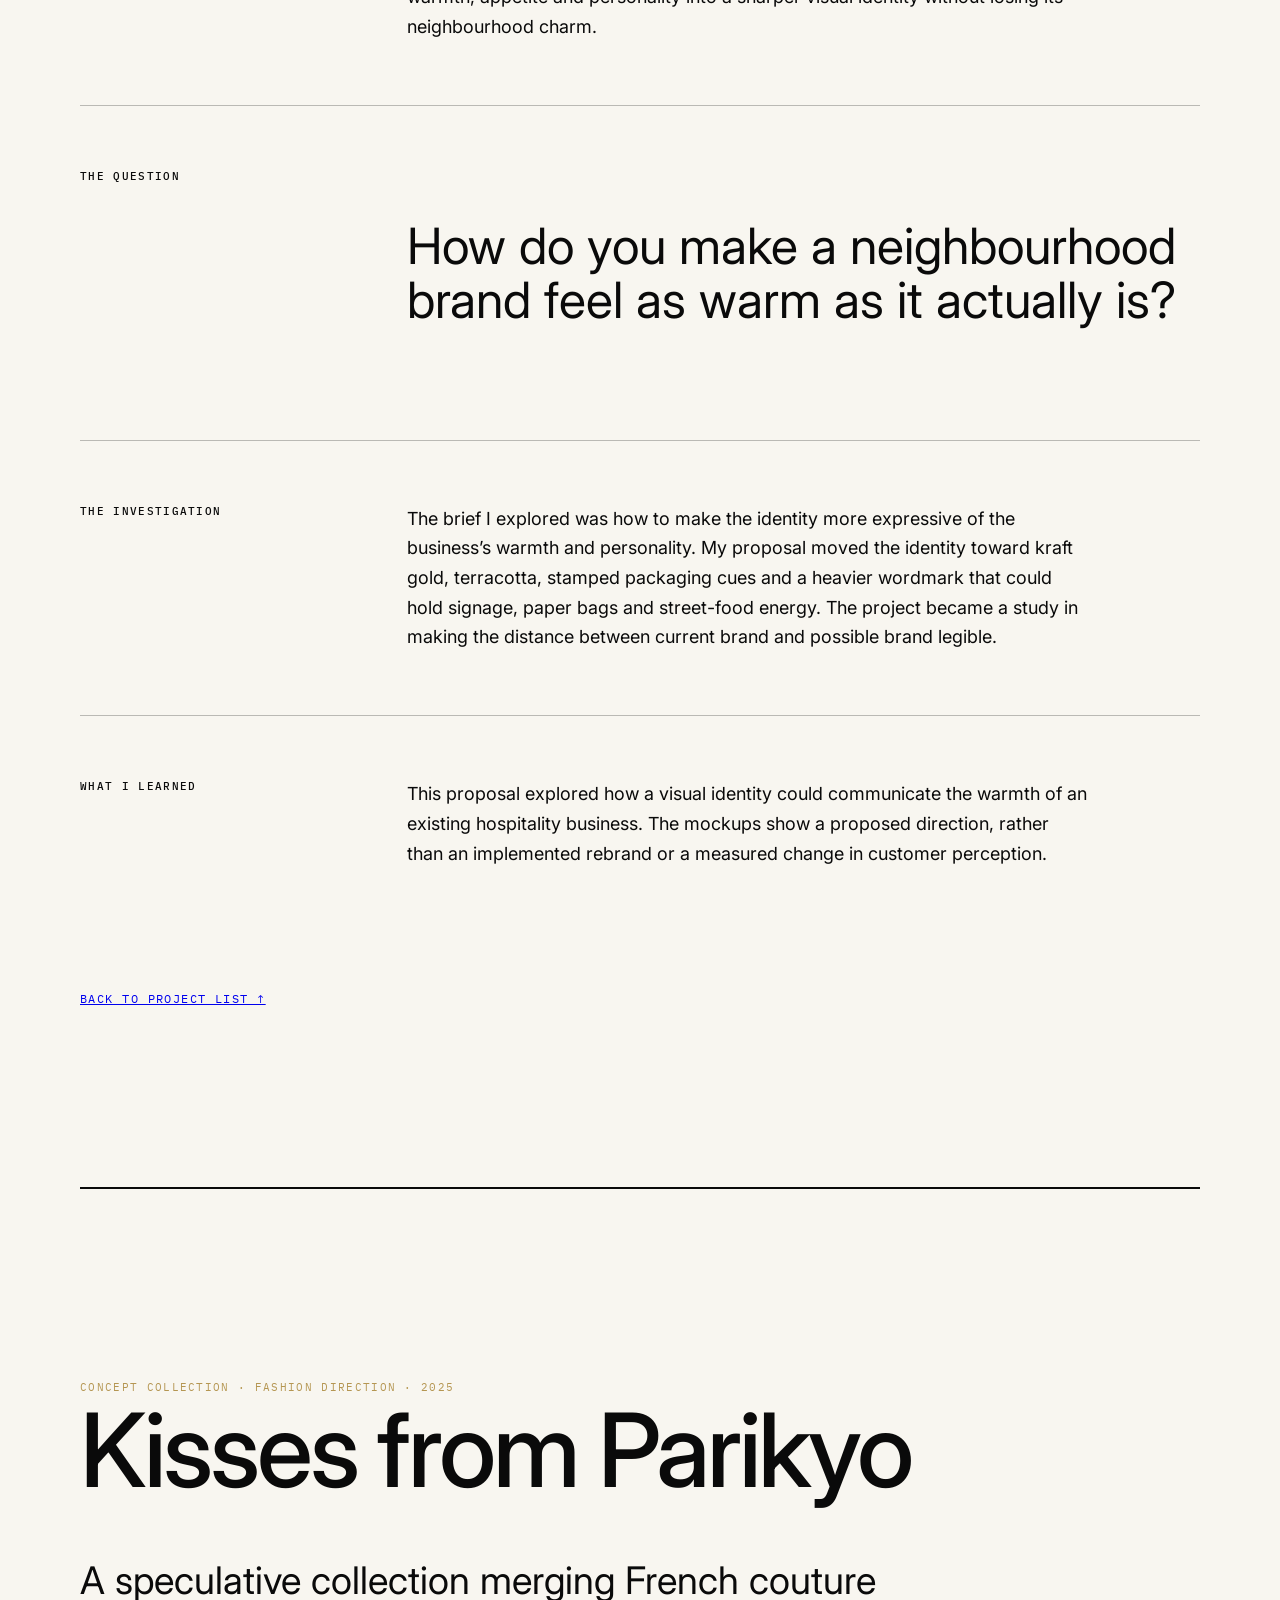
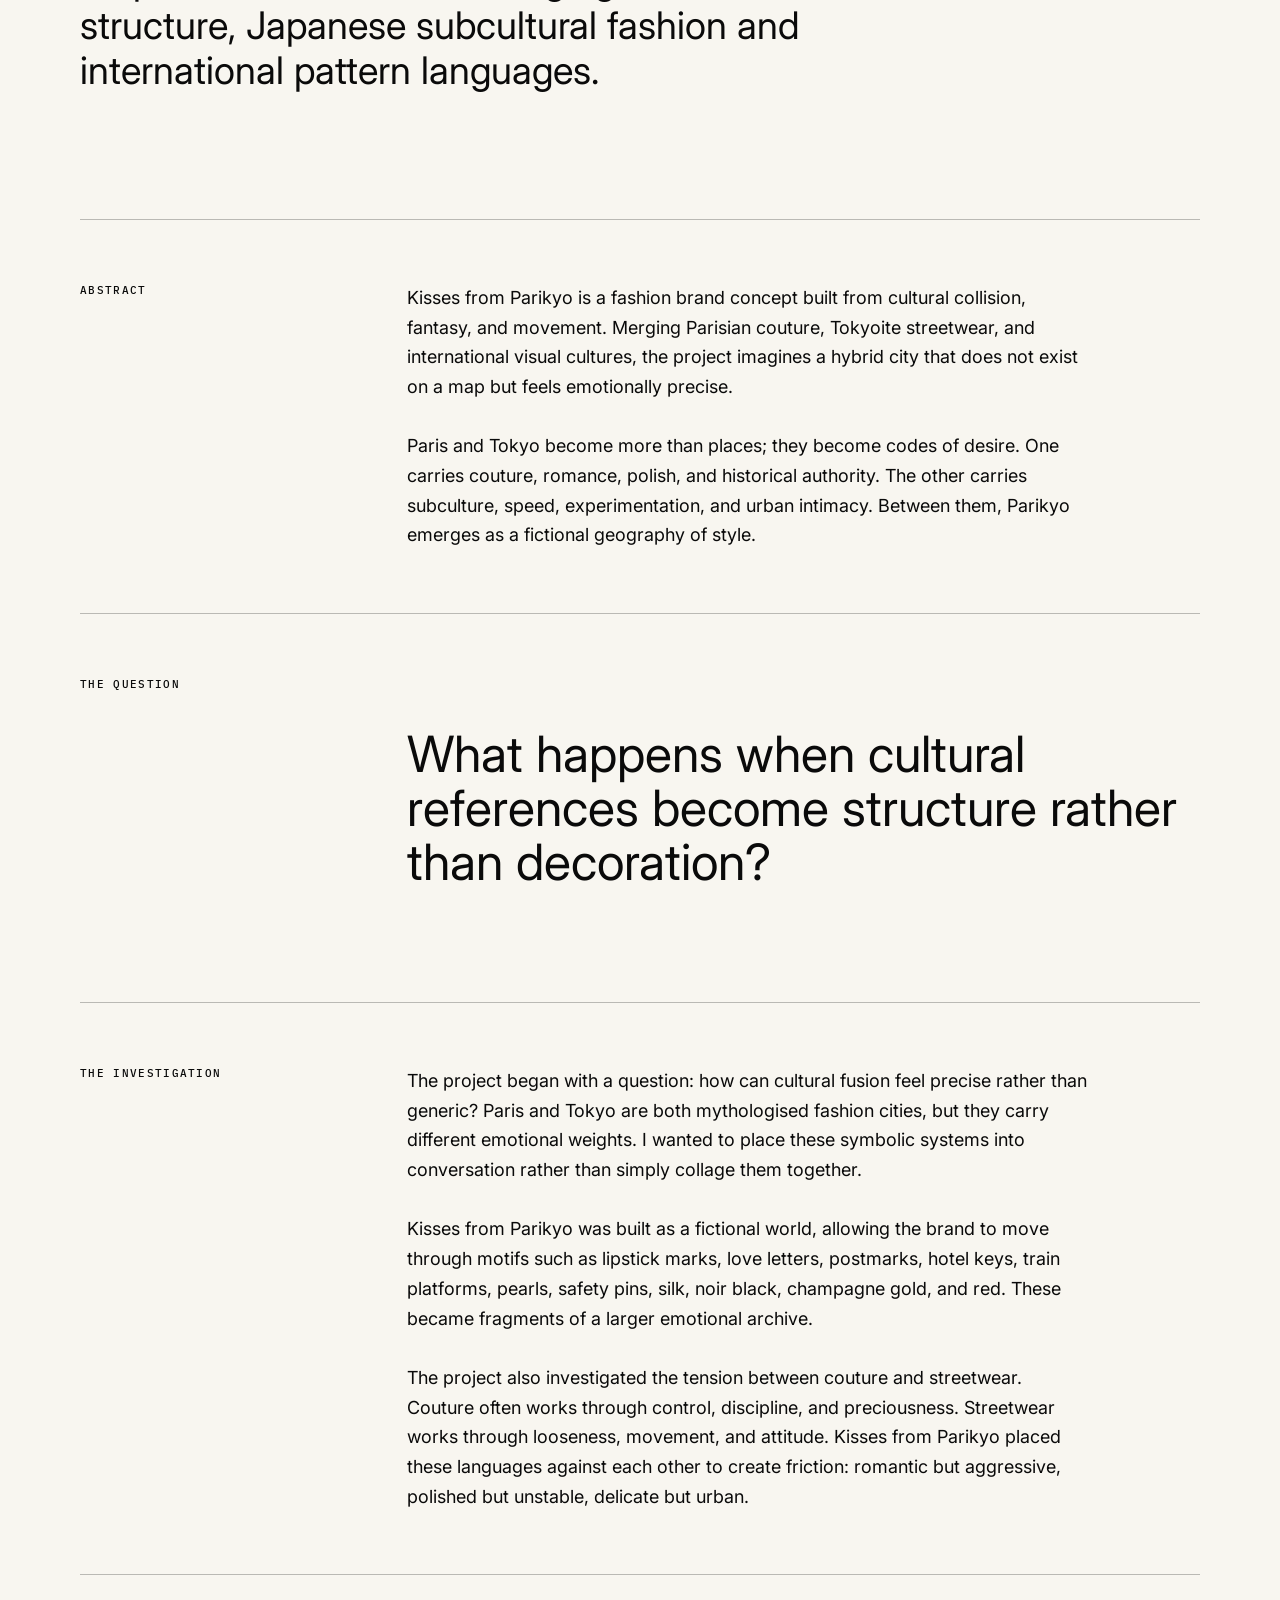
<file: works.html>
<!DOCTYPE html>
<html lang="en">
<head>
  <meta charset="UTF-8">
  <meta name="viewport" content="width=device-width, initial-scale=1.0">
  <script>
    // Force fresh loads and back/forward navigation to the top; skip when a deep link (e.g. #reach) sets the anchor.
    (function () {
      if ('scrollRestoration' in history) history.scrollRestoration = 'manual';
      var toTop = function () { if (!location.hash) window.scrollTo(0, 0); };
      toTop();
      window.addEventListener('pageshow', toTop);
    })();
  </script>
  <title>Selected Works &amp; Research — The Archives by Zai</title>
  <meta name="description" content="Read the complete project archive of Zaira Christa Barakat, spanning brand strategy, cultural research, creative direction, fashion and academic writing.">
  <meta name="robots" content="index, follow, max-image-preview:large">
  <meta name="theme-color" content="#fff7e8">
  <meta property="og:site_name" content="The Archives by Zai">
  <meta property="og:title" content="Selected Works &amp; Research — The Archives by Zai">
  <meta property="og:description" content="Brand strategy, cultural research, creative direction, fashion and writing by Zaira Christa Barakat.">
  <meta property="og:type" content="website">
  <meta property="og:url" content="https://zaichrista.github.io/The-Archives-By-Zai/works.html">
  <meta property="og:image" content="https://zaichrista.github.io/The-Archives-By-Zai/assets/zc-word-logo.png">
  <meta property="og:image:alt" content="Zaira Christa wordmark">
  <link rel="canonical" href="https://zaichrista.github.io/The-Archives-By-Zai/works.html">
  <link rel="icon" type="image/png" href="assets/favicon.png">
  <link rel="stylesheet" href="style.css">
  <link rel="stylesheet" href="rhythm.css">
</head>
<body class="archive-page" id="top">
  <a class="skip-link" href="#main-content">Skip to main content</a>
  <header class="archive-header">
    <a href="index.html" aria-label="Return to Zaira Christa portfolio"><img src="assets/zc-word-logo.png" alt="Zaira Christa"></a>
    <a href="index.html#work">← Portfolio</a>
  </header>
  <main class="archive-main" id="main-content" tabindex="-1">
    <header class="archive-intro">
      <p class="section-label">Selected Works &amp; Research</p>
      <h1>The working archive.</h1>
      <p>Complete, text-readable versions of the projects presented in the portfolio.</p>
    </header>
    <nav class="archive-nav" aria-label="Project index"><ol><li><a href="#reach"><span>Brand Experience · Implementation Lead · Hospitality · Ongoing</span>The Reach Brasserie</a></li>
<li><a href="#mandaloun"><span>Brand Culture &amp; Content · Hospitality · 2020–2026</span>Mandaloun</a></li>
<li><a href="#bekaa"><span>Brand Positioning · Independent MA Project · Hospitality Concept · 2026</span>Bekaa</a></li>
<li><a href="#muni"><span>Independent Brand Concept · Modular Fashion · 2024</span>Muni</a></li>
<li><a href="#baba-g"><span>Brand Refresh · Client Work · 2025</span>Baba G — Brand Refresh Proposal</a></li>
<li><a href="#parikyo"><span>Concept Collection · Fashion Direction · 2025</span>Kisses from Parikyo</a></li>
<li><a href="#fw23"><span>Fashion Direction · Runway Show · 2023</span>FW23 — Women, Studied</a></li>
<li><a href="#ss24"><span>Fashion Direction · Runway Show · 2024</span>SS24 — Reflections on Glamour</a></li>
<li><a href="#voyage-ascent"><span>Co-Creative &amp; Marketing Direction · Oxford Fashion Gala · Joined 2024</span>A Voyage in Ascent — Oxford Fashion Gala</a></li>
<li><a href="#fieldwork-to-framework"><span>Research to Recommendation · Bekaa MA Project · 2026</span>From Fieldwork to Framework</a></li>
<li><a href="#tokyo-drift"><span>Ethnography · Oxford BA Dissertation · 2025</span>Tokyo Drift: The Sonic Graffiti of the Tokyoite Underground</a></li>
<li><a href="#sonic-anti-intimacy"><span>Original Theory · Oxford Essay · 2025</span>What, in Sonic Terms, Might Characterise the Opposite of Intimacy?</a></li>
<li><a href="#ear-body"><span>Academic Essay · Sound Studies · 2025</span>Is Pettman Right? Sonic Intimacy, ASMR, and the Hypersexualised Ear</a></li>
<li><a href="#echoes"><span>Academic Essay · Oxford Essay · Music &amp; Psychoanalysis · 2024</span>Echoes: The Fragility of the Human Psyche</a></li></ol></nav>
    
    <article class="archive-project" id="reach">
      <h2>The Reach Brasserie</h2>
      <section><h3>Abstract</h3><div>The Reach Brasserie is a London bar and restaurant where I have managed day-to-day bar operations and developed a seasonal cocktail programme. My responsibilities have included service standards, suppliers and staff performance. I now lead the gradual implementation of its brand work, connecting menus, signage, content and the guest journey. The rollout is ongoing.</div></section>
      <section><h3>The Question</h3><p class="archive-question">How can the brand promise carry through from the menu to the service?</p></section>
      <section><h3>The Investigation</h3><div>Working inside the operation made delivery part of the brief. A cocktail has to be viable to prepare and sell; a menu has to help a guest choose; the identity has to make sense alongside the service. My approach connects these touchpoints instead of treating them as separate design tasks. The brand work covers signage, the menu system, content and photography planning, and the experience from arrival to the table. Implementation is being phased under my lead, with operational requirements informing how the work progresses.</div></section>
      <section><h3>What I Learned</h3><div>This project demonstrates how I connect brand thinking to implementation. An idea has to survive a busy service. The seasonal cocktail programme is part of my operational experience; the wider brand rollout is still in progress. As implementation develops, a useful evaluation would examine whether guests can navigate the offering, staff can deliver it consistently and the experience gives people a reason to return.</div></section>
      <a class="archive-back" href="#top">Back to project list ↑</a>
    </article>

    <article class="archive-project" id="mandaloun">
      <h2>Mandaloun</h2>
      <section><h3>Abstract</h3><div>Mandaloun is a Lebanese hospitality brand in Westfield London. Over six years I supported its content production and photoshoots, working repeatedly with the same brand long enough to understand how a hospitality identity holds together, and where it needs tending, over time rather than in a single campaign.</div></section>
      <section><h3>The Question</h3><p class="archive-question">What does a brand need from someone who shows up for it repeatedly, not just once?</p></section>
      <section><h3>The Investigation</h3><div>Most creative relationships are short: a shoot, a campaign, a handoff. Six years with Mandaloun meant something different, learning the brand's actual rhythms, not just its visual identity in the abstract, and producing content that had to keep making sense season after season rather than working once and ageing badly.</div></section>
      <section><h3>What I Learned</h3><div>I learned that consistency is its own creative skill, separate from having a good idea once. A brand's photography and content have to keep being recognisably itself while still feeling current, and that only gets harder to do well the longer the relationship runs, not easier.</div></section>
      <a class="archive-back" href="#top">Back to project list ↑</a>
    </article>

    <article class="archive-project" id="bekaa">
      <p class="meta">Brand Positioning · Independent MA Project · Hospitality Concept · 2026</p>
      <h2>Bekaa</h2>
      <p class="archive-lead">A Mediterranean-informed listening-bar proposal exploring how shared music and repeat rituals could give a venue a distinctive position.</p>
      <section><h3>Abstract</h3><div>Bekaa is a 2026 academic hospitality strategy project developed during my MA in Cultural and Creative Industries at King’s College London. I proposed a listening bar, cocktail space and cultural venue for South Kensington, bringing music, drinks, visual art and communal ritual into one experience. The project combines cultural and competitor research with positioning, financial planning and operational strategy.<br><br>The central idea is that attachment to a place can build through repeated experiences: a remembered song, a familiar ritual or a reason to return. I call this archival capital. For Bekaa, the framework informed a proposed focus on shared listening and familiarity over time. This is a concept and business proposal, not an operating venue or a tested retention model.</div></section>
      <section><h3>The Question</h3><p class="archive-question">What would give people a reason to return, beyond a good first impression?</p></section>
      <section><h3>The Investigation</h3><div>A visit to Bar Ideal in Athens provided a starting observation: music appeared to connect the room as a shared experience. I used that observation to develop a question for Bekaa: could listening become a central reason to visit, rather than background atmosphere? One visit is a source of inspiration, not proof of customer demand.<br><br>The proposal considered South Kensington and its nearby cultural institutions as a potential context, and explored audiences including artists, students, young professionals and international residents. It compared cocktail bars, listening bars, members’ clubs, gallery cafés and cultural venues to develop a position that brought sound, art, drinks and gathering together. Demand and audience priorities would need validation before launch.<br><br>The resulting direction was a music-first venue built around slowness, intimacy and shared presence. This informed proposed investment priorities for sound and programming, as well as marketing that reveals selected details of the experience. The commercial tension is part of the strategy: longer visits must work alongside spend, capacity and operating costs. Financial planning supports the proposal; it does not establish that those assumptions will hold in practice.</div></section>
      <section><h3>What I Learned</h3><div>Bekaa shows how I move from an observation to a strategic proposition and then to experience decisions. The output is a proposed brand and business direction, with choices about location, audience, programming and communication.<br><br>The key distinction is between an appealing cultural idea and a viable business. Before launch, I would test which audience values the experience most, what it would pay for and whether the proposed offer can sustain the intended pace of a visit.<br><br>The project sharpened my interest in brands that earn familiarity over time. It also made the remaining research questions explicit: who will return, what will bring them back and what evidence would justify investment?</div></section>
      
      <a class="archive-back" href="#top">Back to project list ↑</a>
    </article>

    <article class="archive-project" id="muni">
      <p class="meta">Independent Brand Concept · Modular Fashion · 2024</p>
      <h2>Muni</h2>
      <p class="archive-lead">An independent modular fashion concept that positions adaptable clothing around play, choice and personal authorship.</p>
      <section><h3>Abstract</h3><div>Muni is an independent fashion concept built around a zipper connection system I designed. The idea was to let the wearer attach, remove and recombine parts of a garment. My work brought together the product concept and a brand proposition: a wardrobe that can change with the person wearing it.<br><br>The starting tension was between wanting variety and wanting to keep clothes for longer. Muni explores whether adaptability could make those desires work together. Its sustainability ambition is a hypothesis behind the concept, rather than a measured environmental benefit.</div></section>
      <section><h3>The Question</h3><p class="archive-question">How could adaptable clothing make keeping a wardrobe feel as appealing as changing it?</p></section>
      <section><h3>The Investigation</h3><div>I began with a positioning question: how could a modular clothing concept appeal through the possibilities it offers? That led to a proposition centred on play and authorship, with the wearer taking an active role in how a garment changes.<br><br>The zipper connection system made that idea concrete. Detachable and interchangeable elements offered a way to rethink a capsule wardrobe as a set of combinations. Product and brand direction developed together: the construction had to express the promise of adaptability.<br><br>The design challenge was to make the mechanism feel desirable and understandable. A connector can demonstrate a function, but the brand still needs to explain what the wearer gains. Further development would need to test ease of use, durability, cost and whether people value the combinations in practice.</div></section>
      <section><h3>What I Learned</h3><div>Muni shows how I connect a product idea to a brand proposition. The strategic choice was to lead with the pleasure of changing and personalising clothes, while treating longer use as an ambition to investigate.<br><br>The designer provides the grammar; the wearer writes the sentence. That idea helped connect the product system, the promise of choice and the language of the brand.<br><br>The next question is whether the experience delivers on the promise. Research with wearers and product testing would be needed before making claims about demand, garment lifespan or reduced waste.</div></section>
      
      <a class="archive-back" href="#top">Back to project list ↑</a>
    </article>

    <article class="archive-project" id="baba-g">
      <p class="meta">Brand Refresh · Client Work · 2025</p>
      <h2>Baba G — Brand Refresh Proposal</h2>
      <p class="archive-lead">A logo refresh proposal for a Lebanese fast-food restaurant, and what it revealed about the gap between where a brand is and where it could go.</p>
      <section><h3>Abstract</h3><div>Baba G explored how a genuine Lebanese street-food business could translate warmth, appetite and personality into a sharper visual identity without losing its neighbourhood charm.</div></section>
      <section><h3>The Question</h3><p class="archive-question">How do you make a neighbourhood brand feel as warm as it actually is?</p></section>
      <section><h3>The Investigation</h3><div>The brief I explored was how to make the identity more expressive of the business’s warmth and personality. My proposal moved the identity toward kraft gold, terracotta, stamped packaging cues and a heavier wordmark that could hold signage, paper bags and street-food energy. The project became a study in making the distance between current brand and possible brand legible.</div></section>
      <section><h3>What I Learned</h3><div>This proposal explored how a visual identity could communicate the warmth of an existing hospitality business. The mockups show a proposed direction, rather than an implemented rebrand or a measured change in customer perception.</div></section>
      
      <a class="archive-back" href="#top">Back to project list ↑</a>
    </article>

    <article class="archive-project" id="parikyo">
      <p class="meta">Concept Collection · Fashion Direction · 2025</p>
      <h2>Kisses from Parikyo</h2>
      <p class="archive-lead">A speculative collection merging French couture structure, Japanese subcultural fashion and international pattern languages.</p>
      <section><h3>Abstract</h3><div>Kisses from Parikyo is a fashion brand concept built from cultural collision, fantasy, and movement. Merging Parisian couture, Tokyoite streetwear, and international visual cultures, the project imagines a hybrid city that does not exist on a map but feels emotionally precise.<br><br>Paris and Tokyo become more than places; they become codes of desire. One carries couture, romance, polish, and historical authority. The other carries subculture, speed, experimentation, and urban intimacy. Between them, Parikyo emerges as a fictional geography of style.</div></section>
      <section><h3>The Question</h3><p class="archive-question">What happens when cultural references become structure rather than decoration?</p></section>
      <section><h3>The Investigation</h3><div>The project began with a question: how can cultural fusion feel precise rather than generic? Paris and Tokyo are both mythologised fashion cities, but they carry different emotional weights. I wanted to place these symbolic systems into conversation rather than simply collage them together.<br><br>Kisses from Parikyo was built as a fictional world, allowing the brand to move through motifs such as lipstick marks, love letters, postmarks, hotel keys, train platforms, pearls, safety pins, silk, noir black, champagne gold, and red. These became fragments of a larger emotional archive.<br><br>The project also investigated the tension between couture and streetwear. Couture often works through control, discipline, and preciousness. Streetwear works through looseness, movement, and attitude. Kisses from Parikyo placed these languages against each other to create friction: romantic but aggressive, polished but unstable, delicate but urban.</div></section>
      <section><h3>What I Learned</h3><div>Through Kisses from Parikyo, I learned that cultural fusion only works when it has emotional logic. It is not enough to place references together because they look beautiful. They have to need each other.<br><br>I also learned that world-building is one of my strongest design instincts. Once Parikyo existed as a fictional city, every design choice had somewhere to belong. Colours, silhouettes, motifs, and materials became evidence of a larger world.<br><br>Most importantly, the project taught me that cosmopolitan fashion does not have to feel rootless. Influence is inevitable. The task is to handle it with imagination, care, and specificity.</div></section>
      
      <a class="archive-back" href="#top">Back to project list ↑</a>
    </article>

    <article class="archive-project" id="fw23">
      <p class="meta">Fashion Direction · Runway Show · 2023</p>
      <h2>FW23 — Women, Studied</h2>
      <p class="archive-lead">A runway collection exploring what it means to study a woman rather than dress one.</p>
      <section><h3>Abstract</h3><div>Women, Studied was my first full runway collection and the first project in which I understood clothing as evidence. The collection investigates the politics of looking, being looked at, and concealment, treating the dressed body as both subject and archive.<br><br>Inspired by Venus and my mother, the work explores femininity as something observed, mythologised, protected, exposed, inherited, and performed. The title carries a double meaning: women as objects of study, and women as the ones studying the room back.</div></section>
      <section><h3>The Question</h3><p class="archive-question">What does a woman wear when she is being looked at?</p></section>
      <section><h3>The Investigation</h3><div>The investigation began with Venus, not simply as an icon of beauty, but as a figure trapped inside centuries of looking. She is adored, painted, sculpted, repeated, and consumed. She is powerful because she is beautiful, yet vulnerable because beauty makes her visible.<br><br>The second source was my mother. Where Venus brought mythology, my mother brought intimacy. The collection became a dialogue between inherited femininity and constructed femininity, between the woman as image and the woman as origin.<br><br>As the first full runway show I designed and directed, the project required creative authorship across garments, casting, styling, pacing, atmosphere, and presentation. The clothing explored concealment as an active visual language. To cover the body is not always to hide it. Sometimes what is withheld becomes louder than what is revealed.</div></section>
      <section><h3>What I Learned</h3><div>Through Women, Studied, I learned that fashion can think. Clothing can carry an argument without needing to explain itself verbally. A seam, veil, cut, neckline, or silhouette can ask a question about power as clearly as a sentence can.<br><br>I also learned what it means to direct a full fashion world. A runway show is not simply a sequence of clothes; it is a controlled encounter between bodies and spectators.<br><br>Most importantly, the project taught me that femininity is not passive material. It is studied because it is powerful. It is concealed because it is watched. It is inherited because it survives.</div></section>
      
      <a class="archive-back" href="#top">Back to project list ↑</a>
    </article>

    <article class="archive-project" id="ss24">
      <p class="meta">Fashion Direction · Runway Show · 2024</p>
      <h2>SS24 — Reflections on Glamour</h2>
      <p class="archive-lead">A collection that asked what glamour actually costs, and who has historically been allowed to claim it.</p>
      <section><h3>Abstract</h3><div>Reflections on Glamour extends the questions first opened in Women, Studied, moving from the study of looking into the theatre of desire, power, spectacle, and exclusion. If Women, Studied treated clothing as evidence, Reflections on Glamour treats clothing as reflection: beautiful, unstable, seductive, and dangerous.<br><br>The collection draws on mid-century glamour, but refuses to preserve it cleanly. Instead, it destabilises glamour through materials and silhouettes that introduce friction. The result is more image-led than theory-led, but the argument lives inside the clothing.</div></section>
      <section><h3>The Question</h3><p class="archive-question">What does glamour cost?</p></section>
      <section><h3>The Investigation</h3><div>The investigation began with the visual language of mid-century glamour: polished femininity, cinematic beauty, controlled silhouettes, high-shine surfaces, and the mythology of the woman as spectacle. This world is seductive because it appears complete. Everything is arranged. Everything knows how it wants to be seen.<br><br>Rather than recreating this glamour, the collection sought to disturb it. The question was not how to make glamorous clothes, but how to reveal the pressure inside glamour itself. Materials and silhouettes became tools of destabilisation, interrupting the image before it could settle too comfortably.<br><br>The project also explored exclusion. Glamour always creates a border between those inside the image and those outside it. It promises transformation, but only under certain conditions. By destabilising familiar glamour codes, the collection attempted to expose this border.</div></section>
      <section><h3>What I Learned</h3><div>Through Reflections on Glamour, I learned that beauty becomes more interesting when it is allowed to misbehave. Glamour does not need to be rejected in order to be critiqued. It can be inhabited, exaggerated, fractured, and turned against itself.<br><br>I also learned to trust image-led thinking. Not every project begins with theory in words. Sometimes the argument is hidden inside a fabric choice, a pose, a glare, a silhouette, or the way light touches the body.<br><br>Most importantly, the collection taught me that glamour is never innocent. It is desire arranged into form. It is power made beautiful. It is spectacle with a locked door.</div></section>
      
      <a class="archive-back" href="#top">Back to project list ↑</a>
    </article>

    <article class="archive-project" id="voyage-ascent">
      <p class="meta">Co-Creative &amp; Marketing Direction · Oxford Fashion Gala · Joined 2024</p>
      <h2>A Voyage in Ascent — Oxford Fashion Gala</h2>
      <p class="archive-lead">Connecting a live fashion event, its creative identity and its audience campaign across a volunteer team.</p>
      <section><h3>Abstract</h3><div>A Voyage in Ascent brought a shared creative direction to the Oxford Fashion Gala. I joined in 2024 and served as Co-Creative Director and Co-Marketing Director, working across concept development, casting direction, set design, choreography and campaign identity.<br><br>The task extended beyond the runway: photoshoot direction, styling and promotional content needed to communicate the same idea before the event took place. My contribution was to connect the show’s creative direction to the materials that introduced it to its audience.</div></section>
      <section><h3>The Question</h3><p class="archive-question">How can one creative concept guide both the show and the campaign?</p></section>
      <section><h3>The Investigation</h3><div>The creative concept used ascent as a shared reference for styling, imagery, model direction and atmosphere. This gave the photoshoot and the live show a consistent direction. The practical challenge was translating an overall concept into decisions that different contributors could use.<br><br>The campaign brought together curated social content, collaborations and a planned posting schedule. I coordinated audience-facing assets and copy across a volunteer team in my joint creative and marketing role. Ticket sales increased between 2023 and 2024, the year I joined. A verified numerical comparison is unavailable, and I cannot isolate the campaign’s effect from other factors.</div></section>
      <section><h3>What I Learned</h3><div>This work demonstrates creative briefing, coordination and delivery across multiple touchpoints. A useful concept has to guide the people producing the work, as well as make sense to the audience. My specific contribution was linking the show’s direction to a coherent campaign and helping the team deliver it. The work strengthened my ability to turn an overarching idea into clear direction for contributors across a live event and its communications.</div></section>
      
      <a class="archive-back" href="#top">Back to project list ↑</a>
    </article>

    <article class="archive-project" id="fieldwork-to-framework">
      <h2>From Fieldwork to Framework</h2>
      <section><h3>Abstract</h3><div>During the research for Bekaa, a visit to Bar Ideal in Athens suggested that music was connecting people in the room, beyond functioning as a soundtrack. This was the starting observation. It did not establish why the venue performed commercially or prove that the same experience would work elsewhere.</div></section>
      <section><h3>The Observation</h3><div>At Bar Ideal in Athens, music appeared to create a shared experience in the room. The observation prompted a question about what makes a venue worth returning to.</div></section>
      <section><h3>The Interpretation</h3><div>I interpreted that observation through archival capital: attachment that may accumulate through remembered experiences and repeated rituals. This is a hypothesis, not a measured finding about the venue’s performance.</div></section>
      <section><h3>The Commercial Recommendation</h3><div>For the 2026 Bekaa academic proposal, this informed a music-first position and proposed priorities for sound, programming and communication. Audience demand and commercial viability would need to be tested before implementation.</div></section>
      <section><h3>Why This Matters</h3><div>The method is observation, interpretation, recommendation and validation. Making those stages explicit helps distinguish what I saw, what I inferred and what I proposed. The value of the framework is whether it produces a useful decision and a clear next research question.</div></section>
      <a class="archive-back" href="#top">Back to project list ↑</a>
    </article>

    <article class="archive-project" id="tokyo-drift">
      <p class="meta">Ethnography · Oxford BA Dissertation · 2025</p>
      <h2>Tokyo Drift: The Sonic Graffiti of the Tokyoite Underground</h2>
      <p class="archive-lead">Three weeks of interviews and observation in Tokyo, examining how music, fashion and movement communicate belonging.</p>
      <section><h3>The Premise</h3><div>Tokyo Drift is my 2025 Oxford BA dissertation, a 10,000-word ethnographic study developed through three weeks of fieldwork in Shibuya and Shimokitazawa. It examines how hip hop takes on local meanings through music, fashion, movement and the spaces in which people gather.<br><br>I developed the concept of sonic graffiti to describe how those experiences leave marks on identity. The study treats the body as a cultural surface: clothing, gesture and movement make shared references visible. This is academic qualitative research, not a commissioned brand study.</div></section>
      <section><h3>The Question</h3><p class="archive-question">How do sound and style help people express belonging in Tokyo’s underground music scene?</p></section>
      <section><h3>The Method</h3><div>I used club visits, participant observation, formal and semi-structured interviews, informal conversations, fieldnotes, voice memos and reflective journalling. Combining these methods let me consider what participants said alongside the settings and practices I observed.<br><br>Interviews and encounters with DJs, rappers, producers, designers and club owners offered different perspectives on music history, creative practice and belonging. These included Dabo, Coma-Chi, YESBØWY, Shing02 and Robin Rastenberger. The study focused on particular scenes and people rather than attempting to represent all of Tokyo.<br><br>I brought the material into conversation with sensory ethnography, affect theory and subcultural capital, using Schacter’s work on graffiti as a conceptual reference. My task was to build an argument across sound, clothing, movement and space while remaining attentive to their local context.</div></section>
      <section><h3>The Discovery</h3><div>The study argues that this culture is actively interpreted and reshaped locally. Music, clothing and movement work together to express identity; their meaning depends on the people and places around them. Sonic graffiti is the framework I developed to describe that relationship.<br><br>For brand work, this suggests a useful research question: what do cultural references mean to the people who use them? A partnership or experience should be informed by those meanings and relationships. This is a potential application of the research, not a tested commercial recommendation from the dissertation.<br><br>The project demonstrates my ability to conduct fieldwork, connect observations and write a sustained argument. Its three-week scope and qualitative approach limit generalisation. Full research is available on request.</div></section>
      <a class="request-btn" href="mailto:zcbarakat@gmail.com?subject=Request full piece: Tokyo%20Drift%3A%20The%20Sonic%20Graffiti%20of%20the%20Tokyoite%20Underground">Request full piece</a>
      <a class="archive-back" href="#top">Back to project list ↑</a>
    </article>

    <article class="archive-project" id="sonic-anti-intimacy">
      <p class="meta">Original Theory · Oxford Essay · 2025</p>
      <h2>What, in Sonic Terms, Might Characterise the Opposite of Intimacy?</h2>
      <p class="archive-lead">A theoretical framework for the engineering of disconnection through sound.</p>
      <section><h3>The Premise</h3><div>This project investigates the sonic opposite of intimacy, arguing that it is not simply silence, distance, or absence, but an active condition of disconnection produced through sound itself. I propose the concept of sonic anti-intimacy: a mode of sonic mediation that appears to create closeness while actually fostering detachment, isolation, dominance, and social fragmentation.<br><br>If sonic intimacy is a kind of touch without physical contact, sonic anti-intimacy is presence without genuine relation. Through personal audio technologies, Muzak, algorithmic playlists, virtual assistants, and engineered silence, the project examines how sound can be used to organise, discipline, and separate bodies rather than bring them into contact.</div></section>
      <section><h3>The Question</h3><p class="archive-question">What does the opposite of intimacy sound like?</p></section>
      <section><h3>The Method</h3><div>The investigation draws on sound studies, Actor-Network Theory, theories of silence, and critiques of programmed music. It treats sound as an active social force rather than a passive background object.<br><br>The project identifies three mechanisms through which sonic anti-intimacy operates: sonic isolation, where headphones and personal listening technologies privatise shared space; sonic dominance, where background music, alarms, announcements, and virtual assistants regulate behaviour; and sonic detachment, where overexposure to sound produces numbness rather than sensitivity.<br><br>The analysis moves across examples including the Walkman, the iPod, noise-cancelling headphones, Muzak, Spotify-style mood playlists, Siri, Alexa, and Cagean silence to show how modern sonic environments simulate closeness while eroding genuine connection.</div></section>
      <section><h3>The Discovery</h3><div>The project reveals that sound can disconnect as intensely as it can connect. It can comfort, but it can also discipline. It can create private worlds, but those private worlds can isolate us from social and physical environments.<br><br>Sonic anti-intimacy became a way to connect several cultural objects under one theoretical framework. Headphones, Muzak, virtual assistants, algorithmic playlists, and silence all reveal the same pattern: modern sound often performs intimacy while masking systems of distance, control, and emotional management.</div></section>
      <a class="request-btn" href="mailto:zcbarakat@gmail.com?subject=Request full piece: What%2C%20in%20Sonic%20Terms%2C%20Might%20Characterise%20the%20Opposite%20of%20Intimacy%3F">Request full piece</a>
      <a class="archive-back" href="#top">Back to project list ↑</a>
    </article>

    <article class="archive-project" id="ear-body">
      <p class="meta">Academic Essay · Sound Studies · 2025</p>
      <h2>Is Pettman Right? Sonic Intimacy, ASMR, and the Hypersexualised Ear</h2>
      <p class="archive-lead">On whether the ear can be as choosy as the eye, and what erotic ASMR says about mediated listening.</p>
      <section><h3>The Premise</h3><div>This project examines Dominic Pettman’s claim that sonic intimacy has particular affordances because of its intangibility, temporality, and because “the ear cannot be as choosy as the eye or the hand.”<br><br>The project agrees that sound possesses unique intimate power, but challenges the idea that the ear is entirely passive or undiscriminating. Through erotic ASMR, headphone listening, microphone technology, and the embodied voice, it argues that contemporary listening practices have made the ear more selective, curated, and technologically mediated than Pettman’s formulation allows.</div></section>
      <section><h3>The Question</h3><p class="archive-question">Can the ear look away?</p></section>
      <section><h3>The Method</h3><div>The investigation focuses on the relationship between voice, body, fantasy, and technology. Erotic ASMR becomes the central case study because it demonstrates how intimacy can be generated without physical contact.<br><br>The project analyses whispers, breath, pauses, sighs, vocal texture, binaural recording, and headphone intimacy. These sonic details blur the boundary between hearing and touch, allowing the voice to function almost as a substitute body.<br><br>Rather than treating sound as something merely received, the project studies listening as an embodied and chosen practice. ASMR listeners actively select voices, accents, scenarios, genders, intensities, and emotional tones, proving that sonic intimacy is increasingly shaped by preference, desire, and technological control.</div></section>
      <section><h3>The Discovery</h3><div>The project reveals that sound does not simply enter the ear; it creates atmosphere, proximity, memory, and fantasy. A whisper, breath, or pause can produce sensations that feel almost tactile.<br><br>Technology does not merely transmit intimacy. It transforms it. Headphones, microphones, and streaming platforms reshape the relationship between voice and listener, often making sound feel closer than it would in real life.<br><br>The ear may be biologically open, but culturally and technologically, it has become increasingly selective. Contemporary sonic intimacy is negotiated between body, technology, and desire.</div></section>
      <a class="request-btn" href="mailto:zcbarakat@gmail.com?subject=Request full piece: Is%20Pettman%20Right%3F%20Sonic%20Intimacy%2C%20ASMR%2C%20and%20the%20Hypersexualised%20Ear">Request full piece</a>
      <a class="archive-back" href="#top">Back to project list ↑</a>
    </article>

    <article class="archive-project" id="echoes">
      <p class="meta">Academic Essay · Oxford Essay · Music &amp; Psychoanalysis · 2024</p>
      <h2>Echoes: The Fragility of the Human Psyche</h2>
      <p class="archive-lead">A Lacanian reading of Pink Floyd's 23-minute Echoes, visualised through Kay Sage, Yves Tanguy and Salvador Dalí.</p>
      <section><h3>The Premise</h3><div>Echoes reads Pink Floyd’s twenty-three-minute composition as a psychoanalytic document: a long-form study of how a self is assembled, held together, and quietly threatened from within. Using Lacan’s account of the fragmented body and the mirror stage, the essay treats the track’s slow build, dissolution, and return as a structural drama of the psyche rather than simply a piece of progressive rock.<br><br>To make that drama visible, the essay pairs the music with surrealist painting. Kay Sage’s desolate architectures, Yves Tanguy’s liquid horizons, and Dalí’s soft, collapsing forms become visual analogues for what the music does to the listener: they hold coherence and disintegration in the same frame.</div></section>
      <section><h3>The Question</h3><p class="archive-question">What happens when the structures holding the self together begin to fail?</p></section>
      <section><h3>The Method</h3><div>The investigation moves section by section through Echoes, mapping its sonic architecture — the sonar ping, the gradual layering, the famous seagull-like guitar textures of the middle passage, and the final resolution — onto Lacanian structures of the self. The middle section, where melody gives way to wind and disembodied cries, is read as the composition’s encounter with the Real: the point where symbolic structure fails and something unassimilable comes through.<br><br>The paintings anchor each stage of the analysis. Sage’s empty scaffolding speaks to the ego’s fragile architecture, Tanguy’s horizonless landscapes to the loss of stable ground, and Dalí’s melting forms to the body-image coming apart. The essay treats these correspondences not as decoration but as a method: using one medium to expose the structure of another.</div></section>
      <section><h3>The Discovery</h3><div>The essay taught me that long-form music can carry a psychoanalytic argument in its structure, not just in its lyrics. Echoes does not describe fragility; it performs it, building a coherent world and then letting the listener feel that world thin out beneath them.<br><br>It was also where my method first became visible to me: putting theory, sound, and image into the same room and letting each discipline interrogate the others. That instinct — reading music through painting through psychoanalysis — became the template for everything I have written since.</div></section>
      <a class="request-btn" href="mailto:zcbarakat@gmail.com?subject=Request full piece: Echoes%3A%20The%20Fragility%20of%20the%20Human%20Psyche">Request full piece</a>
      <a class="archive-back" href="#top">Back to project list ↑</a>
    </article>
  </main>
</body>
</html>
</file>
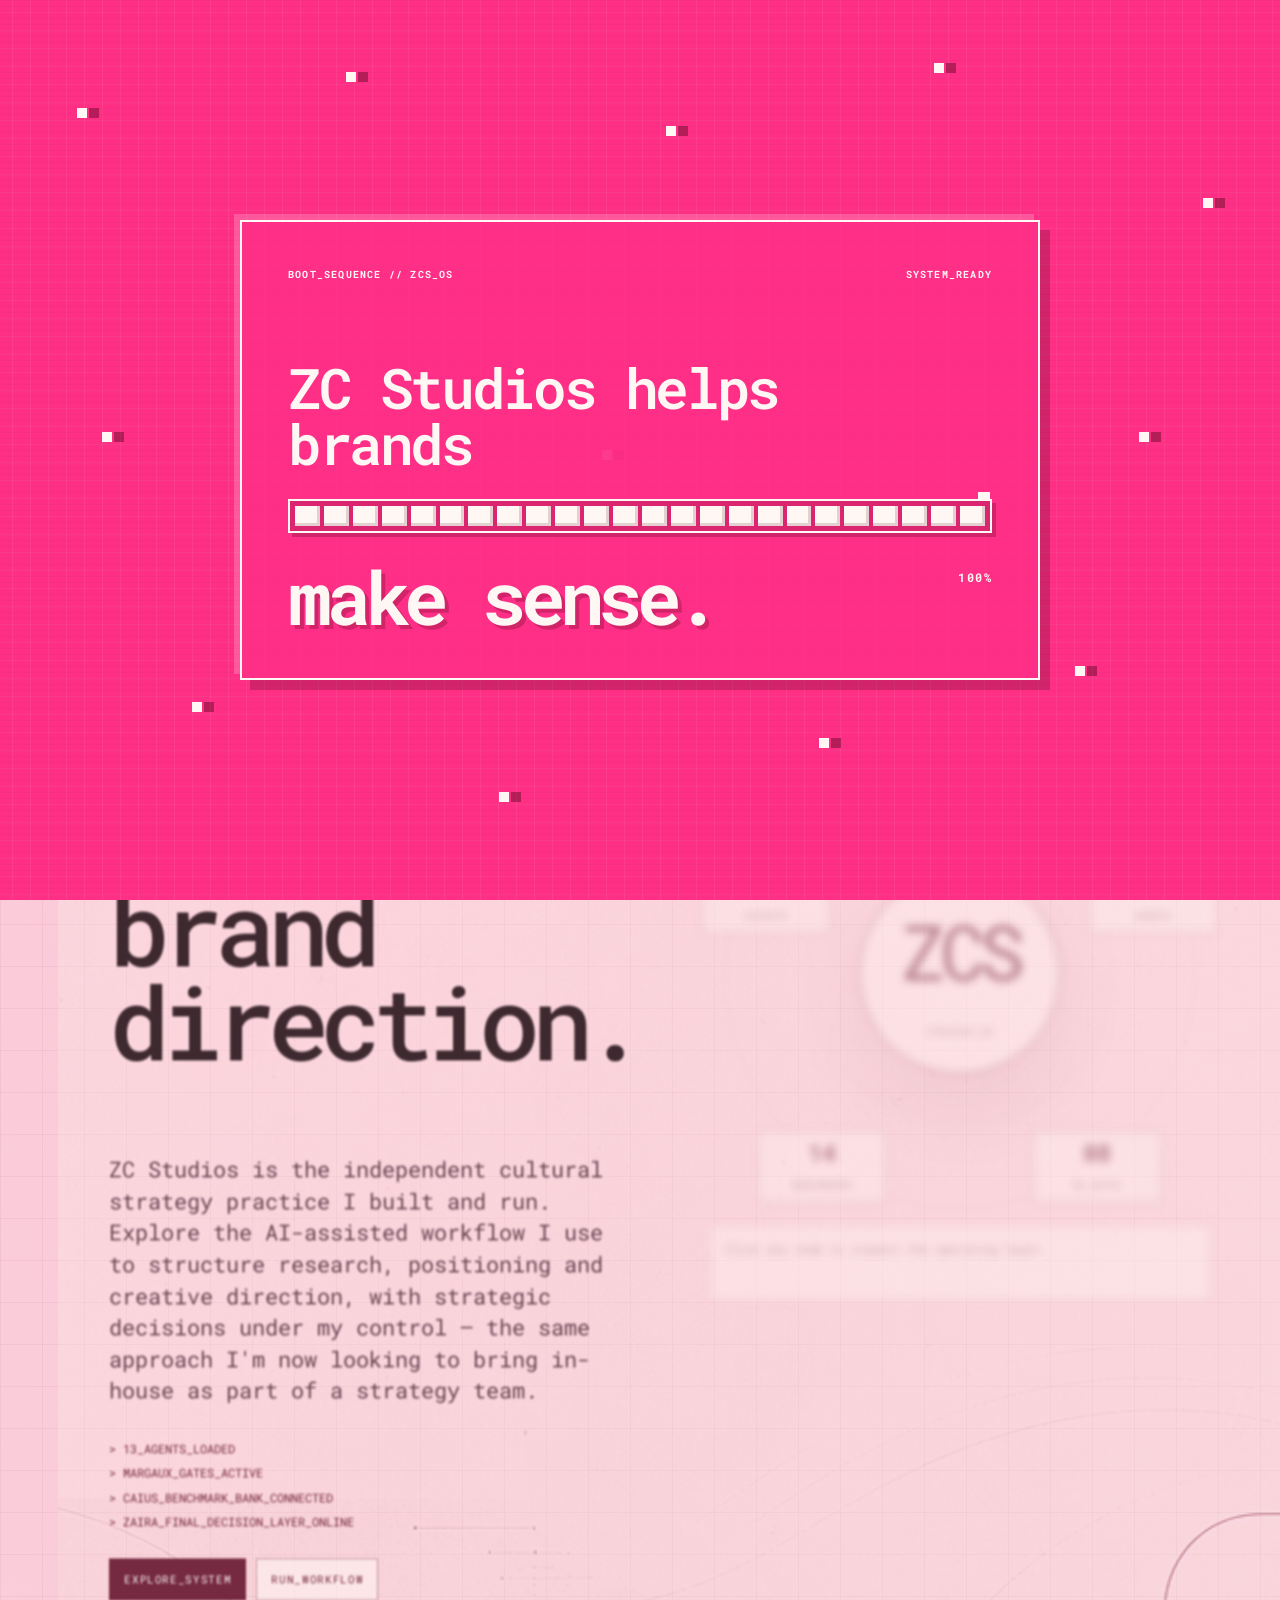
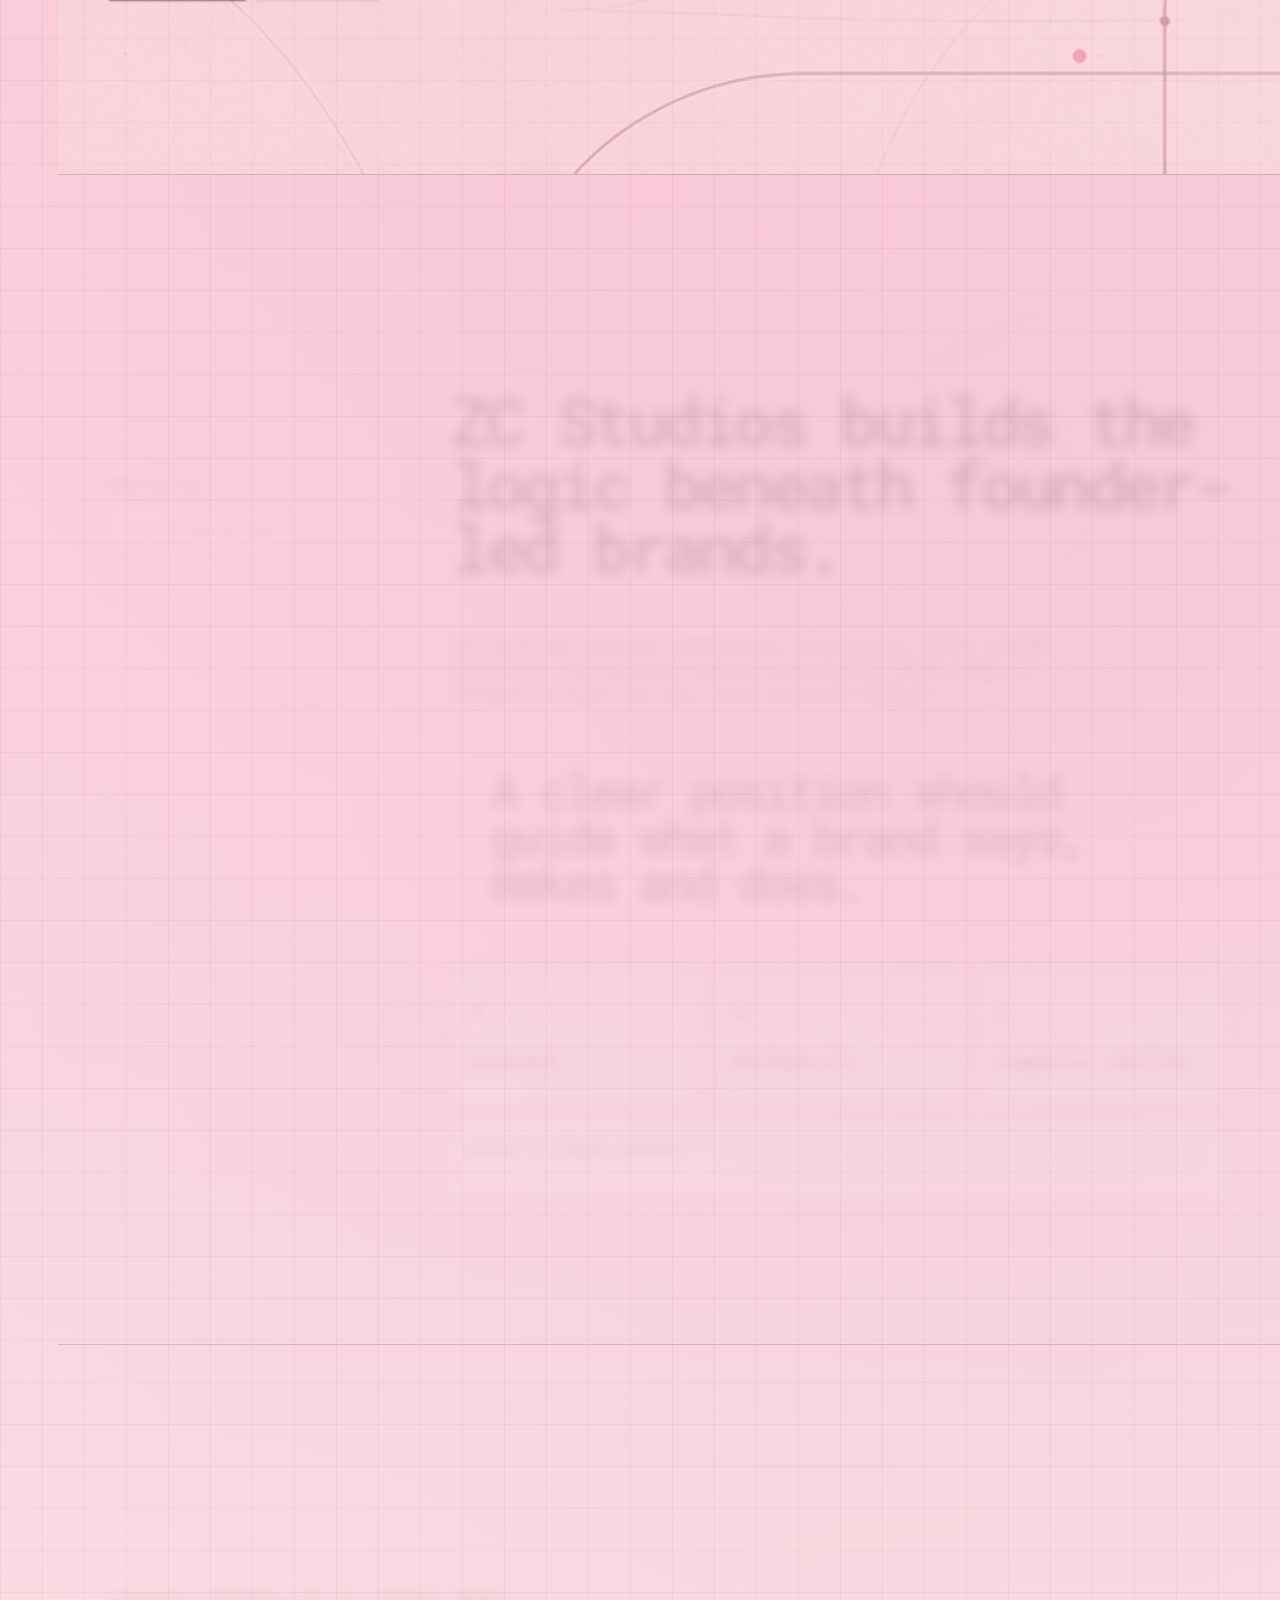
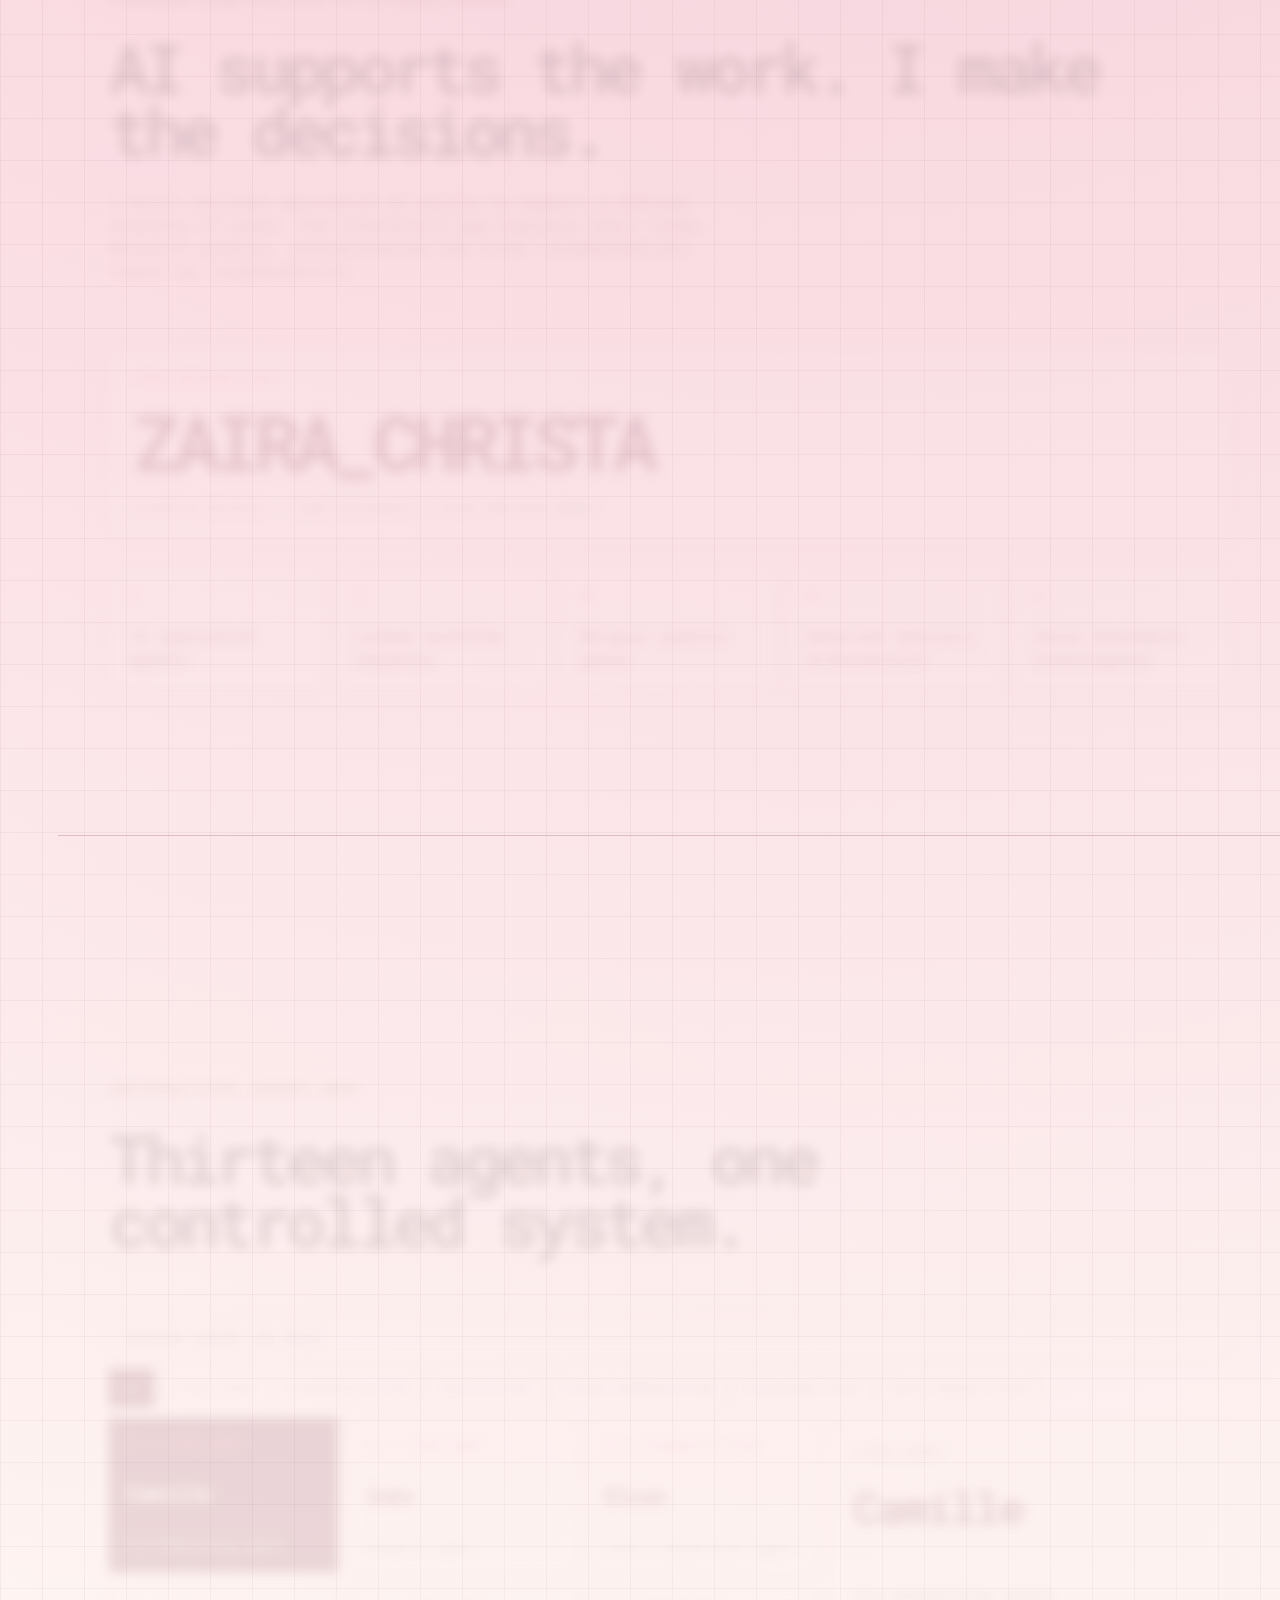
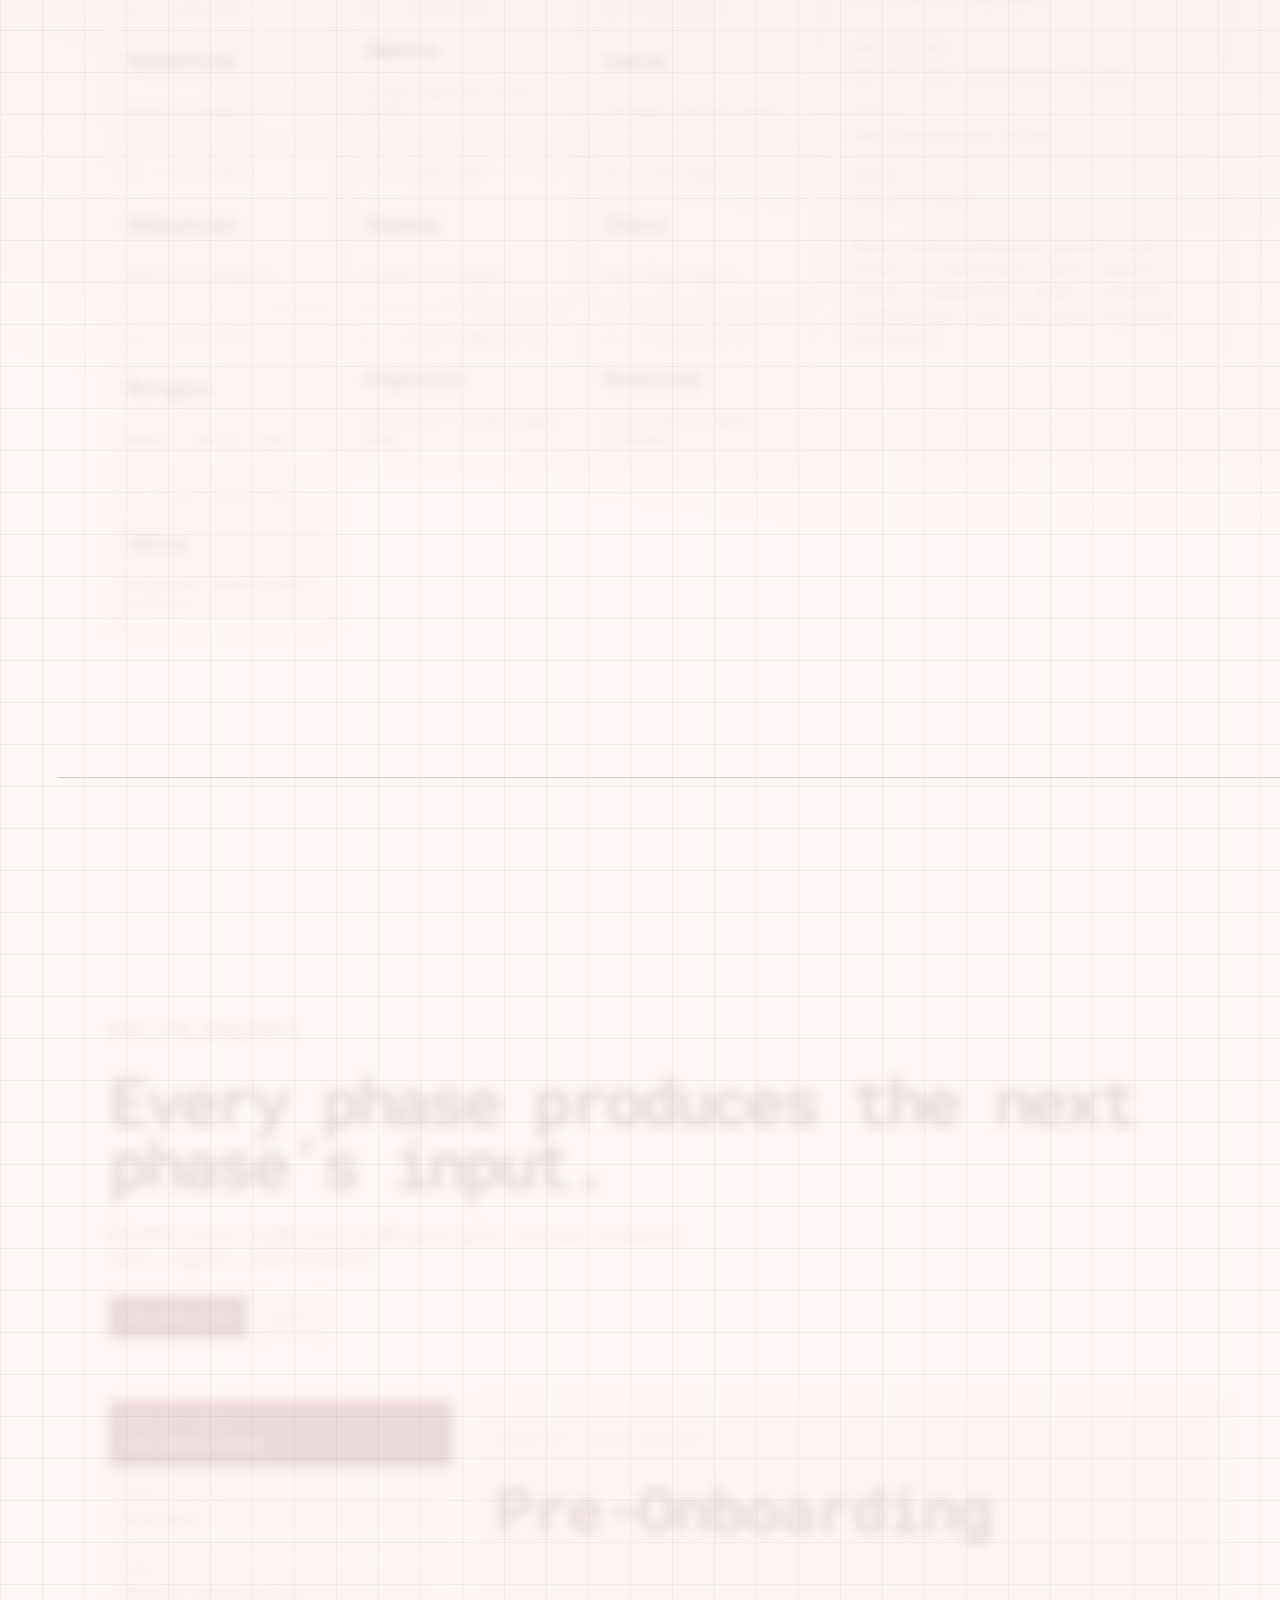
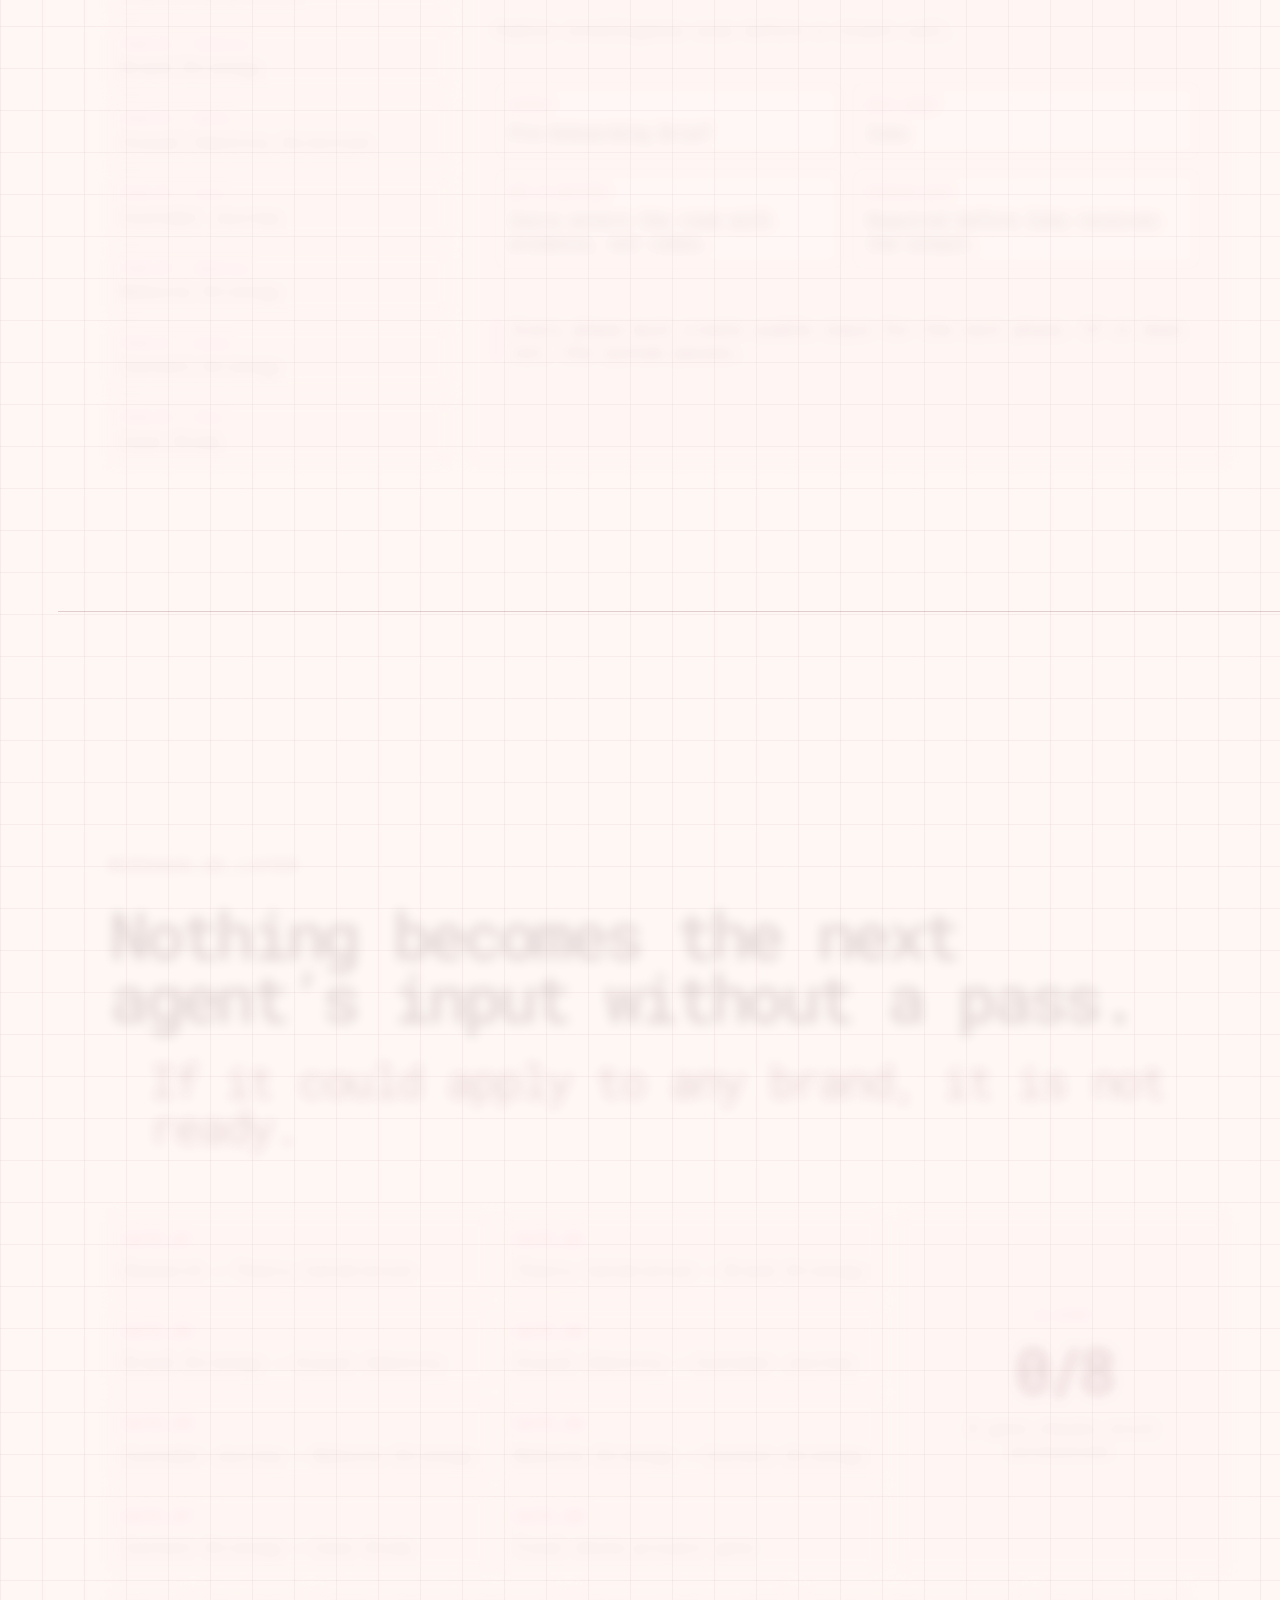
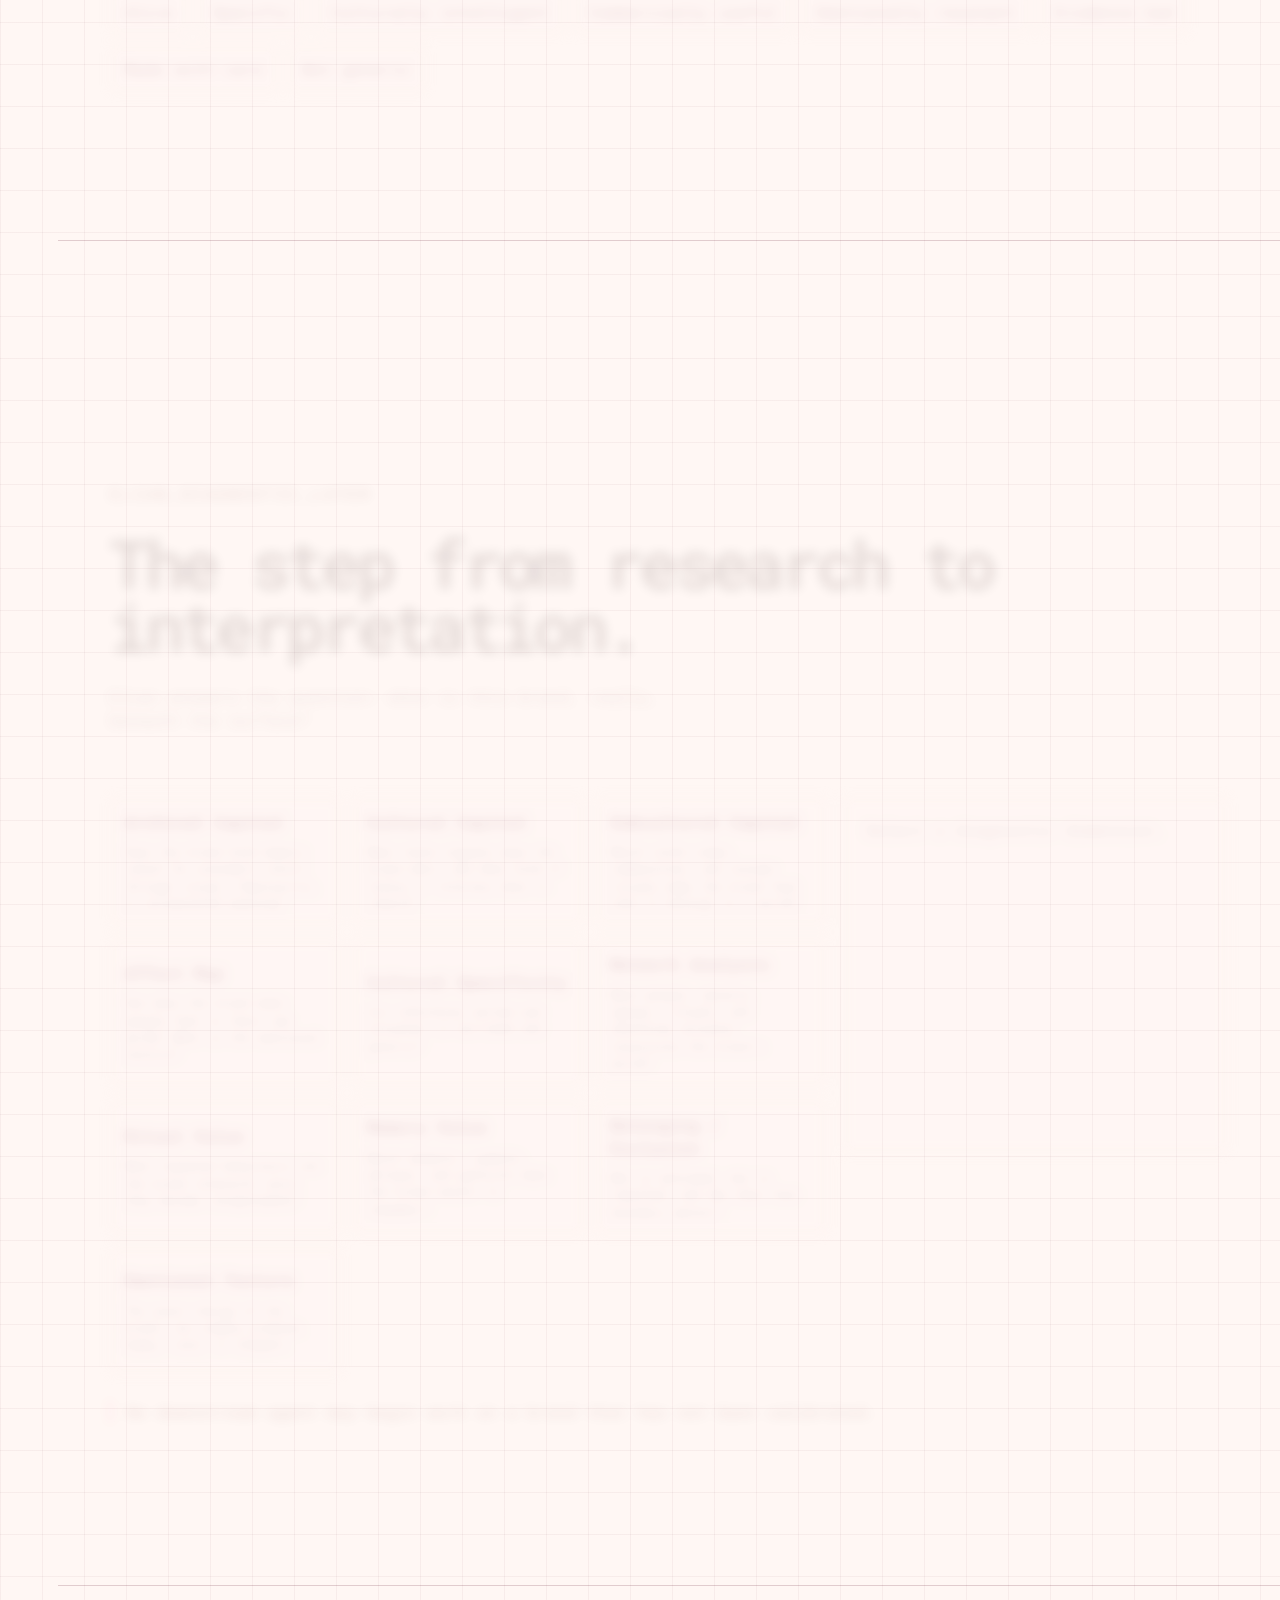
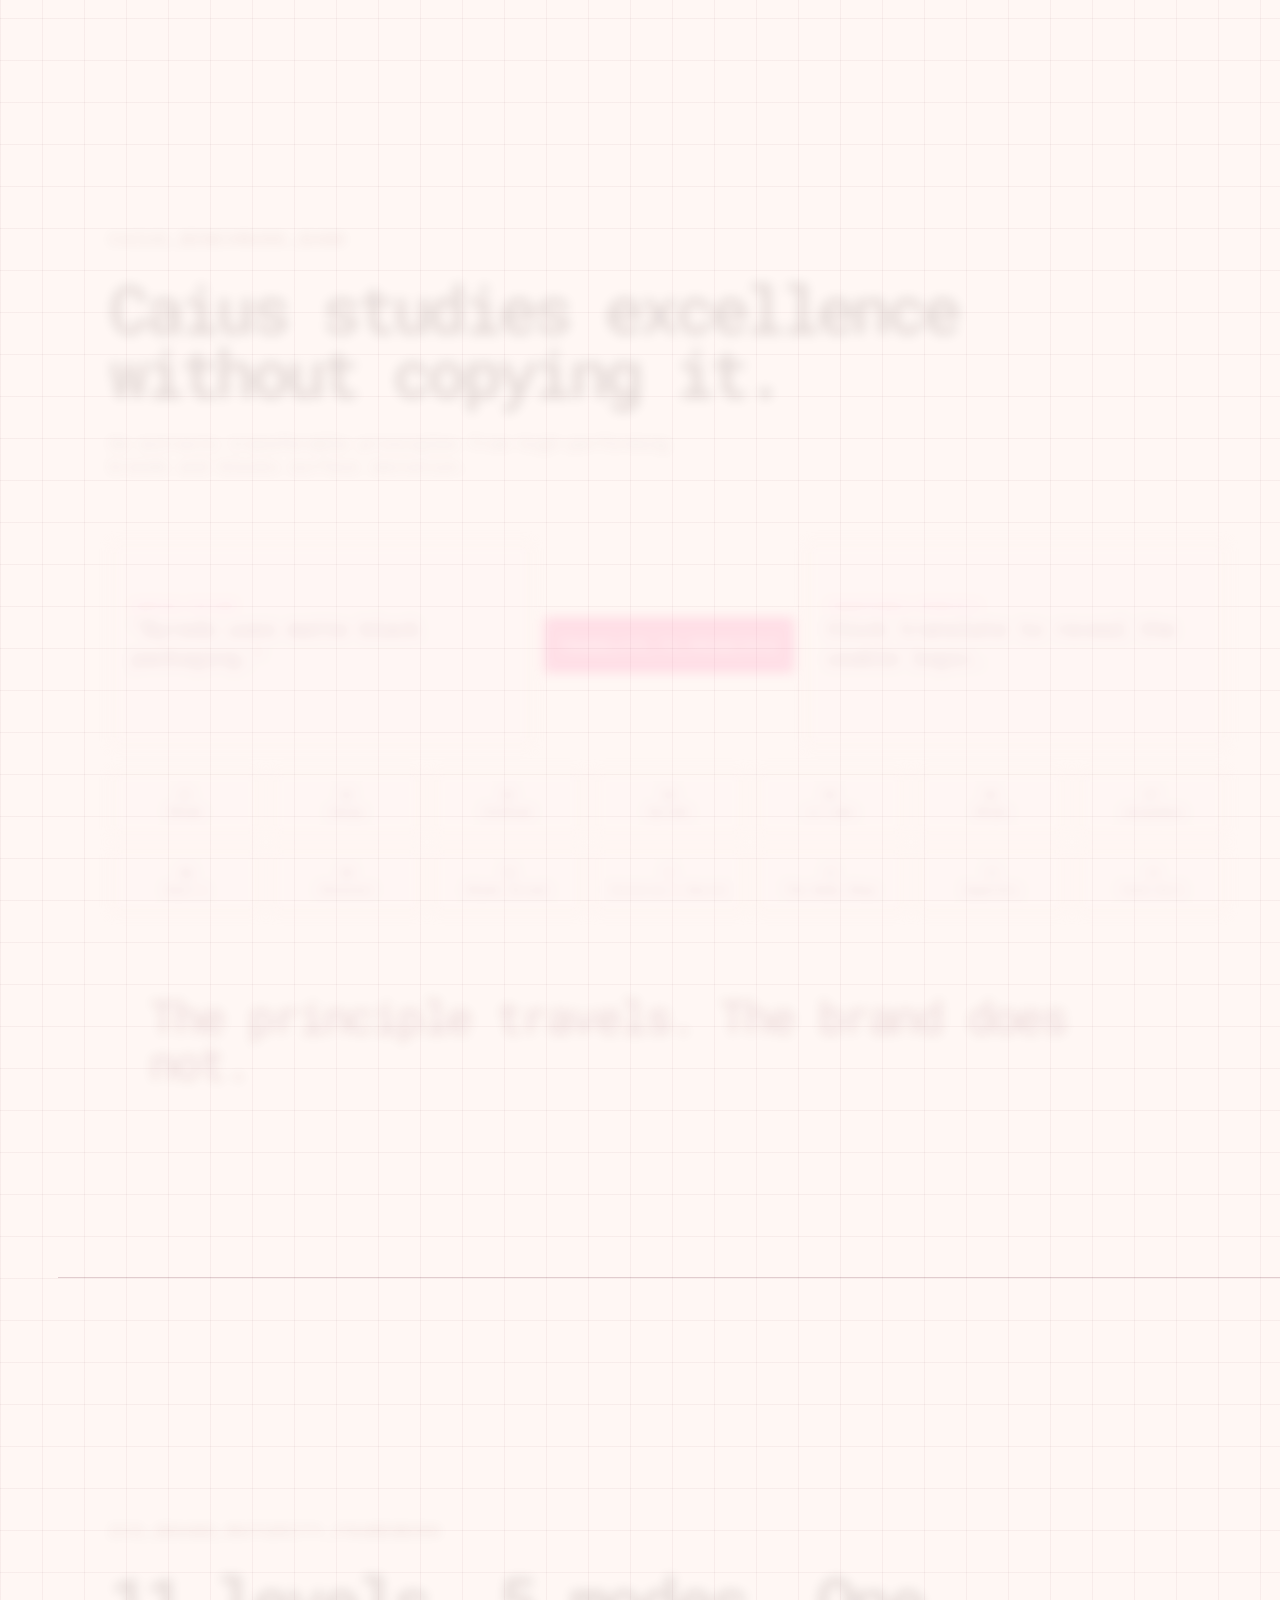
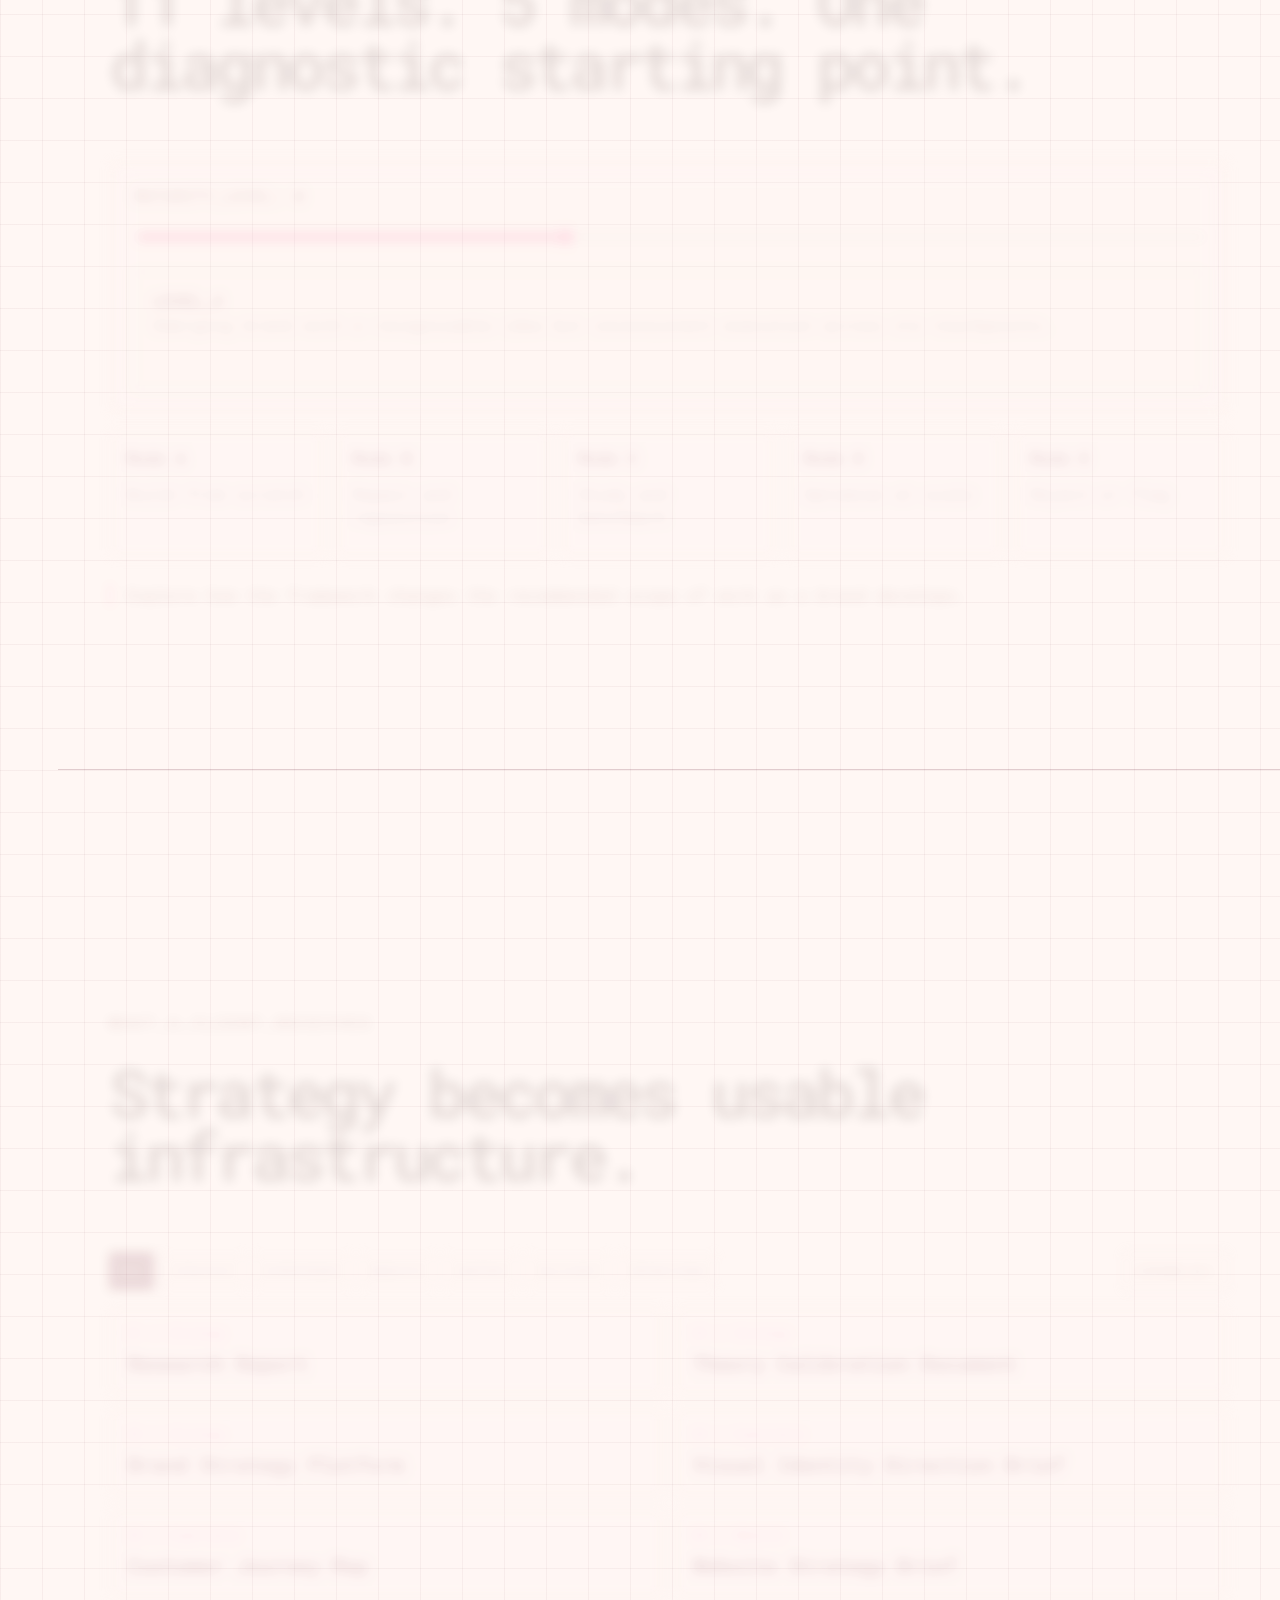
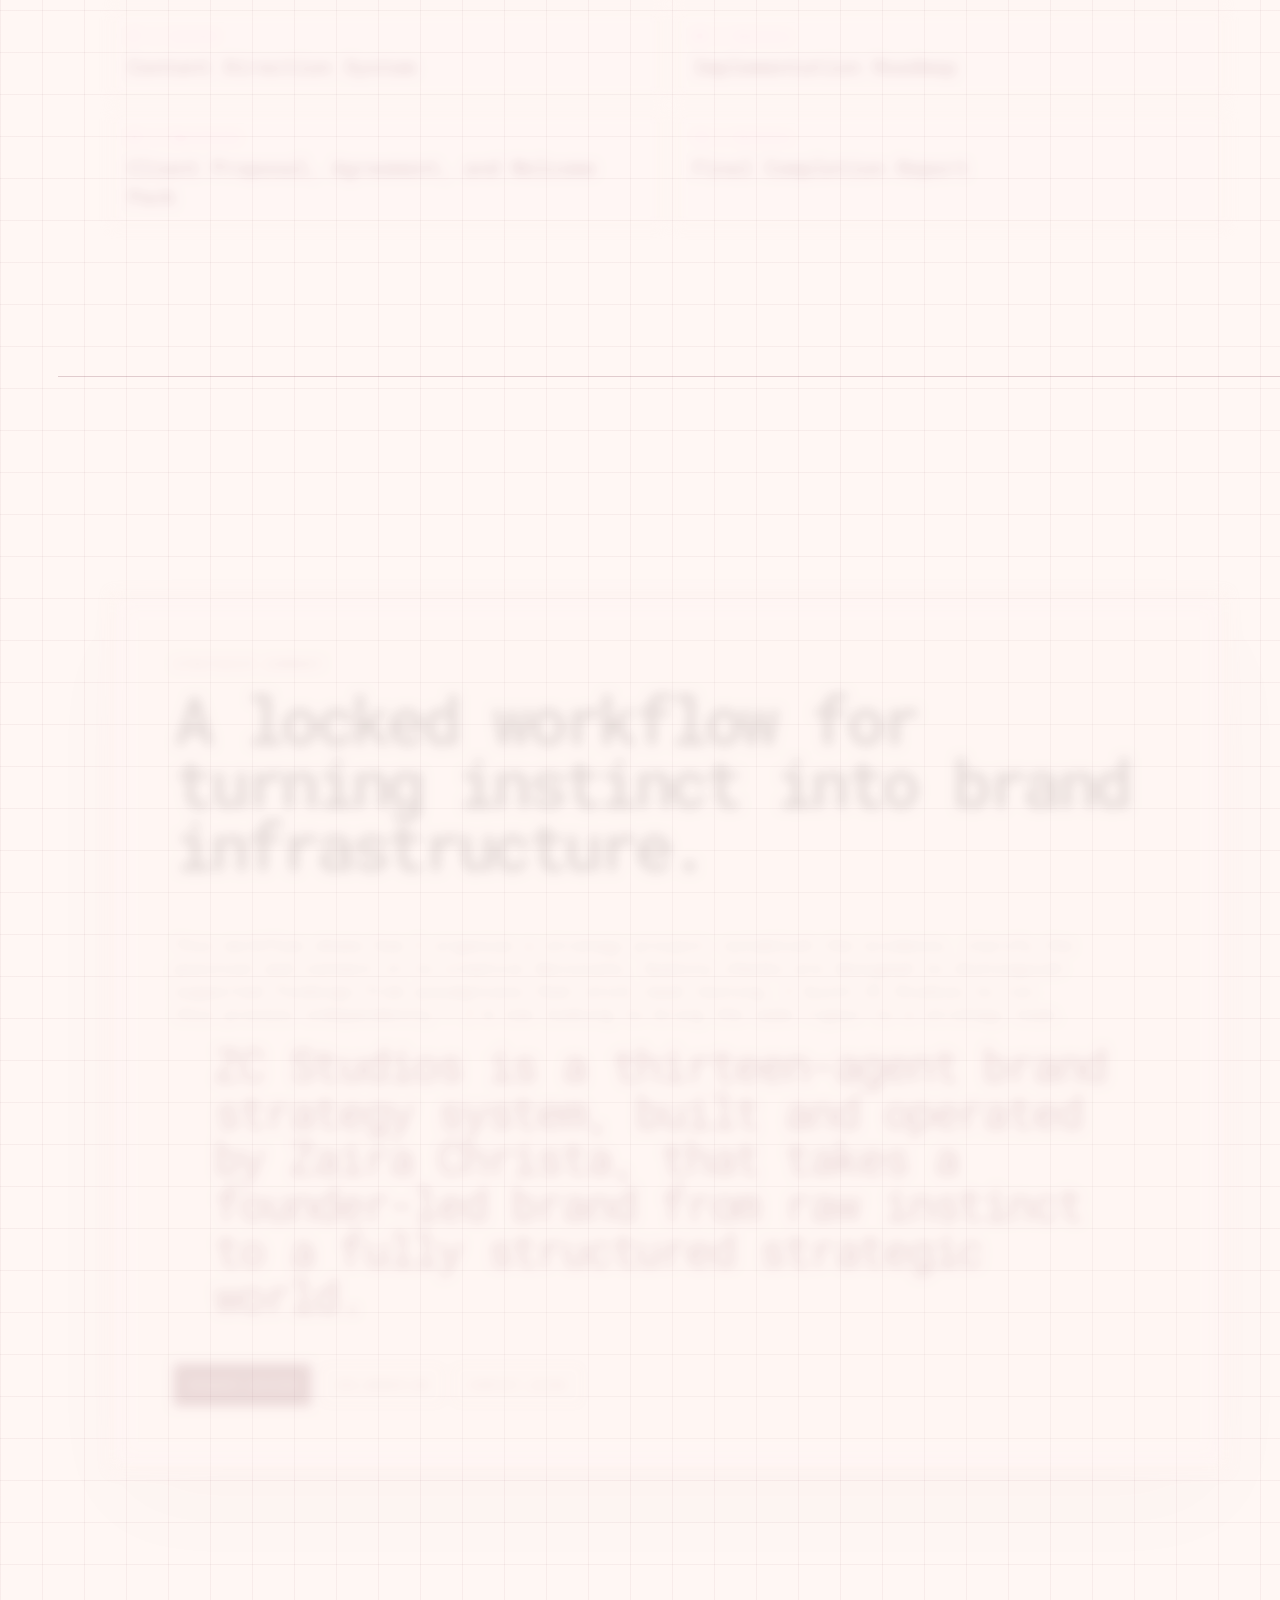
<file: zc-studios.html>
<!doctype html>
<html lang="en">
  <head>
    <meta charset="UTF-8" />
    <meta name="viewport" content="width=device-width, initial-scale=1.0" />
    <script>
      // Force fresh loads and back/forward navigation to the top; skip when a deep link sets the anchor.
      (function () {
        if ('scrollRestoration' in history) history.scrollRestoration = 'manual';
        var toTop = function () { if (!location.hash) window.scrollTo(0, 0); };
        toTop();
        window.addEventListener('pageshow', toTop);
      })();
    </script>
    <meta name="description" content="ZC Studios is Zaira Christa's founder-led cultural strategy practice, turning research and instinct into coherent brand systems." />
    <meta name="author" content="Zaira Christa Barakat" />
    <meta name="robots" content="noindex, nofollow" />
    <meta name="theme-color" content="#fff7f4" />
    <link rel="canonical" href="https://zaichrista.github.io/The-Archives-By-Zai/zc-studios.html" />
    <meta property="og:site_name" content="The Archives by Zai" />
    <meta property="og:title" content="ZC Studios — Cultural Strategy by Zaira Christa" />
    <meta property="og:description" content="A founder-led cultural strategy practice that turns research and instinct into coherent, commercially useful brand systems." />
    <meta property="og:type" content="website" />
    <meta property="og:url" content="https://zaichrista.github.io/The-Archives-By-Zai/zc-studios.html" />
    <meta property="og:image" content="https://zaichrista.github.io/The-Archives-By-Zai/assets/zc-word-logo.png" />
    <meta property="og:image:alt" content="Zaira Christa wordmark" />
    <title>ZC Studios — Cultural Strategy by Zaira Christa</title>
    <link rel="icon" type="image/png" href="assets/favicon.png" />
    <link rel="preconnect" href="https://fonts.googleapis.com" />
    <link rel="preconnect" href="https://fonts.gstatic.com" crossorigin />
    <link href="https://fonts.googleapis.com/css2?family=Roboto+Mono:wght@300;400;500;600;700&amp;display=swap" rel="stylesheet" />
    <link rel="stylesheet" href="zc-studios.css" />
    <noscript><style>.zcs-loader { display: none; } body.zcs-loading { overflow: auto; }</style></noscript>
    <link rel="stylesheet" href="rhythm.css">
</head>
  <body class="zcs-loading">
    <a class="skip-link" href="#main-content">Skip to main content</a>
    <div class="noise" aria-hidden="true"></div>
    <div class="cursor-dot" aria-hidden="true"></div>

    <div class="zcs-loader" id="zcsLoader" aria-label="Loading ZC Studios">
      <div class="zcs-loader-pixels" aria-hidden="true">
        <span></span><span></span><span></span><span></span><span></span><span></span>
        <span></span><span></span><span></span><span></span><span></span><span></span>
      </div>
      <div class="zcs-loader-inner">
        <div class="zcs-loader-system-row">
          <span>BOOT_SEQUENCE // ZCS_OS</span>
          <span id="zcsLoaderStatus">INITIALISING</span>
        </div>
        <p class="zcs-loader-lead" data-text="ZC Studios helps brands">ZC Studios helps brands</p>
        <div class="zcs-loader-track" id="zcsLoaderTrack" role="progressbar" aria-label="Page loading progress" aria-valuemin="0" aria-valuemax="100" aria-valuenow="0">
          <div class="zcs-loader-segments" id="zcsLoaderSegments" aria-hidden="true"></div>
        </div>
        <div class="zcs-loader-footer">
          <p>make sense.</p>
          <span id="zcsLoaderPercent">000%</span>
        </div>
      </div>
    </div>

    <div class="header-stack">
      <header class="portfolio-header">
        <a href="index.html#home" class="portfolio-brand" data-cursor="home">
          <img src="assets/zc-word-logo.png" alt="Zaira Christa" />
        </a>
        <nav class="portfolio-nav" aria-label="Portfolio navigation">
          <a href="index.html#profile" data-cursor="read">Profile</a>
          <a href="index.html#work" data-cursor="view">Works</a>
          <a href="index.html#research" data-cursor="think">Research</a>
          <a href="zc-studios.html" aria-current="page" data-cursor="view">Studio</a>
          <a href="cv.html" data-cursor="read">CV</a>
          <a href="index.html#contact" data-cursor="write">Contact</a>
        </nav>
        <div class="portfolio-availability">Open to strategy roles</div>
      </header>

      <header class="topbar">
        <a class="zcs-menu-mark" href="#hero">ZCS</a>
        <nav class="nav" aria-label="ZC Studios navigation">
          <a href="#definition">STUDIO</a>
          <a href="#agents">AGENTS</a>
          <a href="#workflow">WORKFLOW</a>
          <a href="#qc">QC</a>
          <a href="#deliverables">DELIVERABLES</a>
        </nav>
      </header>
    </div>

    <aside class="side-rail" aria-label="Page status">
      <a href="#hero" class="rail-logo">ZCS</a>
      <div class="rail-progress"><span id="scrollProgress"></span></div>
      <p id="activeSection">SYSTEM_READY</p>
    </aside>

    <main id="main-content" tabindex="-1">
      <section class="hero section" id="hero" data-label="SYSTEM_BOOT">
        <img class="texture" src="assets/system-map-texture.png" alt="" />
        <div class="boot-panel reveal">
          <p class="tag">ZC_STUDIOS // CULTURAL_STRATEGY_OS</p>
          <h1>How I turn founder instinct into brand direction.</h1>
          <p class="lede">
            ZC Studios is the independent cultural strategy practice I built and run. Explore the AI-assisted workflow I use to structure research, positioning and creative direction, with strategic decisions under my control — the same approach I'm now looking to bring in-house as part of a strategy team.
          </p>
          <div class="terminal-lines" aria-label="System boot messages">
            <span>> 13_AGENTS_LOADED</span>
            <span>> MARGAUX_GATES_ACTIVE</span>
            <span>> CAIUS_BENCHMARK_BANK_CONNECTED</span>
            <span>> ZAIRA_FINAL_DECISION_LAYER_ONLINE</span>
          </div>
          <div class="button-row">
            <a class="btn primary" href="#agents">EXPLORE_SYSTEM</a>
            <a class="btn" href="#workflow">RUN_WORKFLOW</a>
          </div>
        </div>

        <div class="system-core reveal" id="systemCore" aria-label="Interactive system core">
          <button class="core-node founder" data-core="founder"><b>ZAIRA</b><span>DIRECTOR</span></button>
          <button class="core-node agents" data-core="agents"><b>13</b><span>AGENTS</span></button>
          <button class="core-node gates" data-core="gates"><b>08</b><span>QC_GATES</span></button>
          <button class="core-node bank" data-core="bank"><b>14</b><span>BENCHMARKS</span></button>
          <button class="core-node delivery" data-core="delivery"><b>10</b><span>OUTPUTS</span></button>
          <div class="core-center">
            <span>ZCS</span>
            <small>STRATEGY_OS</small>
          </div>
          <div class="core-readout" id="coreReadout">
            Click any node to inspect the operating layer.
          </div>
        </div>
      </section>

      <section class="definition section grid-2" id="definition" data-label="STUDIO_DEFINITION">
        <div class="sticky-label reveal">
          <p class="tag">WHAT_ZCS_IS</p>
          <button class="mini-command" data-command="definition">OPEN_DEFINITION_CARD</button>
        </div>
        <div class="copy-block reveal">
          <h2>ZC Studios builds the logic beneath founder-led brands.</h2>
          <p>
            The workflow connects research to positioning, voice, visual direction, the customer journey and content. Each stage is designed to make the next brand decision clearer.
          </p>
          <blockquote>A clear position should guide what a brand says, makes and does.</blockquote>
          <div class="metric-row">
            <button data-metric="coherence"><span>01</span>COHERENCE</button>
            <button data-metric="desirability"><span>02</span>DESIRABILITY</button>
            <button data-metric="commercial"><span>03</span>COMMERCIAL_FUNCTION</button>
          </div>
          <div class="readout-card" id="metricReadout">Select a logic pillar.</div>
        </div>
      </section>

      <section class="section founder-model" id="model" data-label="FOUNDER_CONTROL">
        <div class="section-head reveal">
          <p class="tag">FOUNDER_CONTROLLED_AI_STUDIO_MODEL</p>
          <h2>AI supports the work. I make the decisions.</h2>
          <p>
            I built thirteen specialist AI skills to support a defined sequence of tasks. The interactive map explains their roles. Research quality, interpretation and final recommendations remain my responsibility.
          </p>
        </div>
        <div class="control-stack reveal">
          <div class="stack-card director-card">
            <span>FINAL_DECISION_LAYER</span>
            <b>ZAIRA_CHRISTA</b>
            <small>Creative Director / Lead Strategist / Final Decision-Maker</small>
          </div>
          <div class="stack-grid">
            <article><span>01</span>13 specialist agents</article>
            <article><span>02</span>Locked workflow sequence</article>
            <article><span>03</span>Margaux quality gates</article>
            <article><span>04</span>Honorine delivery architecture</article>
            <article><span>05</span>Caius benchmark intelligence</article>
          </div>
        </div>
      </section>

      <section class="section agents" id="agents" data-label="AGENT_MAP">
        <div class="section-head reveal">
          <p class="tag">INTERACTIVE_AGENT_MAP</p>
          <h2>Thirteen agents, one controlled system.</h2>
        </div>
        <div class="toolbar reveal">
          <input id="agentSearch" type="search" placeholder="SEARCH_AGENT_OR_ROLE" aria-label="Search agents" />
          <div class="filter-set" id="agentFilters"></div>
        </div>
        <div class="agent-console reveal">
          <div class="agent-grid" id="agentGrid"></div>
          <aside class="inspect-panel" id="agentPanel" aria-live="polite"></aside>
        </div>
      </section>

      <section class="section workflow" id="workflow" data-label="LOCKED_WORKFLOW">
        <div class="section-head reveal">
          <p class="tag">RUN_THE_SEQUENCE</p>
          <h2>Every phase produces the next phase’s input.</h2>
          <p>Between every stage sits a Margaux gate: review, pressure-test, repair, then handoff.</p>
          <div class="button-row compact">
            <button class="btn primary" id="runWorkflow">RUN_SIMULATION</button>
            <button class="btn" id="resetWorkflow">RESET</button>
          </div>
        </div>
        <div class="workflow-board reveal">
          <div class="phase-rail" id="phaseRail"></div>
          <div class="phase-inspector" id="phaseInspector"></div>
        </div>
      </section>

      <section class="section qc" id="qc" data-label="QUALITY_CONTROL">
        <div class="section-head reveal">
          <p class="tag">MARGAUX_QC_LAYER</p>
          <h2>Nothing becomes the next agent’s input without a pass.</h2>
          <blockquote>If it could apply to any brand, it is not ready.</blockquote>
        </div>
        <div class="qc-console reveal">
          <div class="gate-checks" id="gateChecks"></div>
          <div class="qc-score">
            <span>QC_SCORE</span>
            <b id="qcScore">0/8</b>
            <p id="qcStatus">Click gates to simulate a pass check.</p>
          </div>
          <div class="standard-cloud" id="standardCloud"></div>
        </div>
      </section>

      <section class="section diagnostic" id="elian" data-label="THEORY_CALIBRATION">
        <div class="section-head reveal">
          <p class="tag">ELIAN_DIAGNOSTIC_LAYER</p>
          <h2>The step from research to interpretation.</h2>
          <p>Elian answers the question: what is this brand, really, beneath the surface?</p>
        </div>
        <div class="matrix reveal">
          <div class="chip-grid" id="diagnosticChips"></div>
          <div class="matrix-readout" id="diagnosticReadout">Select a diagnostic dimension.</div>
        </div>
        <p class="system-line reveal">No downstream agent may begin work on a brand that has not been calibrated.</p>
      </section>

      <section class="section caius" id="caius" data-label="BENCHMARK_INTELLIGENCE">
        <div class="section-head reveal">
          <p class="tag">CAIUS_BENCHMARK_BANK</p>
          <h2>Caius studies excellence without copying it.</h2>
          <p>He extracts transferable principles from high-performing brands and blocks surface imitation.</p>
        </div>
        <div class="principle-lab reveal">
          <div class="compare-card bad">
            <span>SURFACE_FEATURE</span>
            <p>“Byredo uses matte black packaging.”</p>
          </div>
          <button class="swap-btn" id="principleSwap">TRANSLATE_TO_PRINCIPLE</button>
          <div class="compare-card good" id="principleCard">
            <span>TRANSFERABLE_PRINCIPLE</span>
            <p>Click translate to reveal the usable logic.</p>
          </div>
        </div>
        <div class="benchmark-bank reveal" id="benchmarkBank"></div>
        <blockquote class="reveal">The principle travels. The brand does not.</blockquote>
      </section>

      <section class="section maturity" id="maturity" data-label="MATURITY_FRAMEWORK">
        <div class="section-head reveal">
          <p class="tag">ZCS_BRAND_MATURITY_FRAMEWORK</p>
          <h2>11 levels. 5 modes. One diagnostic starting point.</h2>
        </div>
        <div class="slider-console reveal">
          <label for="maturitySlider">MATURITY_LEVEL: <b id="levelValue">4</b></label>
          <input id="maturitySlider" type="range" min="0" max="10" value="4" step="1" />
          <div class="maturity-output" id="maturityOutput"></div>
        </div>
        <div class="mode-grid reveal" id="modeGrid"></div>
        <p class="system-line reveal">Explore how the framework changes the recommended scope of work as a brand develops.</p>
      </section>

      <section class="section deliverables" id="deliverables" data-label="CLIENT_OUTPUTS">
        <div class="section-head reveal">
          <p class="tag">WHAT_A_CLIENT_RECEIVES</p>
          <h2>Strategy becomes usable infrastructure.</h2>
        </div>
        <div class="toolbar reveal">
          <div class="filter-set" id="deliverableFilters"></div>
          <button class="btn" id="expandAllDeliverables">EXPAND_ALL</button>
        </div>
        <div class="deliverable-grid reveal" id="deliverableGrid"></div>
      </section>

      <section class="section final" id="summary" data-label="FINAL_SUMMARY">
        <div class="final-card reveal">
          <p class="tag">STRATEGIST_SUMMARY</p>
          <h2>A locked workflow for turning instinct into brand infrastructure.</h2>
          <p>
            This workflow shows how I organise a strategy project: establish the evidence, clarify the position and connect it to creative decisions. Quality checks are designed to distinguish supported findings from assumptions that still need testing. I built ZC Studios to run this process independently — I'm now looking to bring the same rigour to a strategy team.
          </p>
          <blockquote>
            ZC Studios is a thirteen-agent brand strategy system, built and operated by Zaira Christa, that takes a founder-led brand from raw instinct to a fully structured strategic world.
          </blockquote>
          <div class="button-row">
            <a class="btn primary" href="mailto:zcbarakat@gmail.com?subject=Strategy%20Role%20Conversation">REQUEST_REVIEW</a>
            <a class="btn" href="#workflow">SEE_WORKFLOW</a>
            <a class="btn" href="mailto:zcbarakat@gmail.com">CONTACT_ZAIRA</a>
          </div>
        </div>
      </section>
    </main>

    <div class="modal" id="modal" aria-hidden="true">
      <div class="modal-card" role="dialog" aria-modal="true" aria-label="Information card">
        <button class="modal-close" id="modalClose" aria-label="Close information card">CLOSE_X</button>
        <div id="modalContent"></div>
      </div>
    </div>

    <script src="zc-studios.js"></script>
    <script src="scroll-pacing.js"></script>
</body>
</html>
</file>
<file: style.css>
@import url('https://fonts.googleapis.com/css2?family=Cormorant+Garamond:ital,wght@0,500;0,600;1,500&family=Inter:wght@400;500;600;700;800&family=IBM+Plex+Mono:wght@400;500;600&display=swap');

:root {
  --paper: #f8f6f0;
  --ink: #0a0a0a;
  --muted: #67615c;
  --line: rgba(0,0,0,.16);
  --cream: #f8f6f0;
  --white: #ffffff;
  --gold: #b59652;
  --ease: cubic-bezier(.16, 1, .3, 1);
}

@media (max-width: 760px) {
  .definition-tooltip {
    position: fixed !important;
    left: 12px !important;
    right: 12px !important;
    top: auto !important;
    bottom: calc(14px + env(safe-area-inset-bottom)) !important;
    width: auto !important;
    max-width: none !important;
    max-height: min(34vh, 260px) !important;
    overflow-y: auto !important;
    padding: 12px 14px 14px !important;
    transform: translateY(10px) !important;
    border-radius: 0 !important;
    -webkit-overflow-scrolling: touch;
  }

  .definition-tooltip.show {
    transform: translateY(0) !important;
  }

  .definition-tooltip h4 {
    font-size: 26px !important;
    line-height: .94 !important;
    letter-spacing: -.03em !important;
  }

  .definition-tooltip .pron {
    margin: 5px 0 8px !important;
    font-size: 13px !important;
    line-height: 1.18 !important;
  }

  .definition-tooltip .rule {
    margin-bottom: 8px !important;
  }

  .definition-tooltip p:last-child {
    font-size: 10px !important;
    line-height: 1.36 !important;
  }
}

* { box-sizing: border-box; }
html { scroll-behavior: smooth; }
body {
  margin: 0;
  background: var(--paper);
  color: var(--ink);
  font-family: Inter, sans-serif;
  overflow-x: hidden;
  cursor: none;
}

@keyframes aurora {
  0% { transform: translate3d(-2%, -1%, 0) scale(1); opacity: .45; }
  50% { transform: translate3d(2%, 1%, 0) scale(1.05); opacity: .82; }
  100% { transform: translate3d(-1%, 2%, 0) scale(1.02); opacity: .6; }
}

a, button, article { cursor: none; }
::selection { background: var(--ink); color: var(--cream); }

.cursor {
  position: fixed;
  left: 0;
  top: 0;
  width: 74px;
  height: 74px;
  z-index: 999999;
  pointer-events: none;
  transform: translate(-50%, -50%);
  display: grid;
  place-items: center;
}

.cursor img {
  width: 58px;
  height: 58px;
  object-fit: contain;
  filter: drop-shadow(0 0 12px rgba(255,255,255,.85)) drop-shadow(0 0 10px rgba(0,0,0,.25));
  transform: rotate(-18deg);
  transition: all .35s var(--ease);
}

.cursor-label {
  position: absolute;
  top: 70px;
  font-family: "IBM Plex Mono", monospace;
  font-size: 10px;
  letter-spacing: .14em;
  color: var(--ink);
  background: rgba(255,255,255,.82);
  border: 1px solid rgba(0,0,0,.14);
  padding: 4px 7px;
  text-transform: uppercase;
  opacity: 0;
  transition: opacity .25s;
  white-space: nowrap;
}

.cursor.active img {
  width: 78px;
  height: 78px;
  transform: rotate(8deg) scale(1.06);
}

.cursor.active .cursor-label { opacity: 1; }

.loader {
  position: fixed;
  inset: 0;
  background: #050005;
  color: var(--cream);
  z-index: 99999;
  display: grid;
  place-items: center;
  transition: opacity .9s var(--ease), visibility .9s var(--ease);
}

.loader.hide { opacity: 0; visibility: hidden; }

.loader-inner {
  position: relative;
  width: min(800px, 88vw);
  height: 160px;
  display: grid;
  place-items: center;
  text-align: center;
}

.loader-line, .loader-mark {
  position: absolute;
  margin: 0;
  opacity: 0;
  font-family: "Cormorant Garamond", serif;
  font-size: clamp(42px, 8vw, 120px);
  line-height: .9;
  transition: opacity .8s var(--ease), transform .8s var(--ease);
  transform: translateY(24px);
}

.loader-line.active, .loader-mark.active {
  opacity: 1;
  transform: translateY(0);
}

.loader-mark {
  font-style: italic;
  font-size: clamp(32px, 5vw, 76px);
}

.site-header {
  position: fixed;
  top: 0;
  left: 0;
  width: 100%;
  z-index: 200;
  display: grid;
  grid-template-columns: 1fr auto 1fr;
  align-items: center;
  padding: 28px 38px;
  mix-blend-mode: difference;
  color: white;
}

.brand, .nav a, .availability {
  color: currentColor;
  text-decoration: none;
  font-size: 14px;
  font-weight: 800;
  letter-spacing: -.04em;
}

.brand em {
  font-family: "Cormorant Garamond", serif;
  font-size: 20px;
  font-weight: 600;
  margin-left: 2px;
}

.nav {
  display: flex;
  gap: 34px;
}

.nav a {
  text-transform: uppercase;
  font-size: 12px;
  letter-spacing: -.02em;
  border-bottom: 1px solid currentColor;
  border-color: transparent;
}

.nav a:hover { border-color: currentColor; }
.nav a.studio-nav-link { color: var(--gold); }
.availability { justify-self: end; text-transform: uppercase; }

.section {
  position: relative;
  z-index: 1;
  padding: 150px 56px;
}

.hero {
  min-height: 100vh;
  display: grid;
  grid-template-columns: 1.05fr .95fr;
  align-items: center;
  gap: 5vw;
  padding-top: 120px;
}

.kicker, .section-label {
  font-family: "IBM Plex Mono", monospace;
  text-transform: uppercase;
  letter-spacing: .18em;
  font-size: 11px;
  color: var(--muted);
  margin-bottom: 24px;
}

h1, h2, h3 {
  margin: 0;
  letter-spacing: -.03em;
  font-weight: 500;
}

h1 {
  font-size: clamp(64px, 8.7vw, 168px);
  line-height: .82;
  max-width: 1000px;
}

.hero .intro {
  max-width: 600px;
  margin-top: 55px;
  font-family: "Cormorant Garamond", serif;
  font-size: clamp(22px, 2vw, 32px);
  line-height: 1.08;
  font-style: italic;
}

.hero-actions {
  display: flex;
  gap: 28px;
  align-items: center;
  margin-top: 28px;
}

.text-link {
  color: inherit;
  text-decoration: none;
  font-family: "Cormorant Garamond", serif;
  font-size: 21px;
  font-style: italic;
  display: inline-flex;
  gap: 8px;
  align-items: center;
}

.text-link span {
  font-family: Inter, sans-serif;
  border: 1px solid currentColor;
  border-radius: 50%;
  width: 22px;
  height: 22px;
  display: grid;
  place-items: center;
  font-size: 14px;
}

.muted { color: var(--muted); }

.hero-logo-object {
  min-height: 58vh;
  position: relative;
  display: grid;
  place-items: center;
  text-decoration: none;
}

.hero-logo-object img {
  width: min(920px, 92vw);
  height: auto;
  filter: drop-shadow(0 44px 45px rgba(0,0,0,.23));
  animation: floatLogo 7s var(--ease) infinite alternate;
  transition: transform .5s var(--ease), filter .5s var(--ease);
}

.hero-logo-object:hover img {
  filter: drop-shadow(0 50px 50px rgba(0,0,0,.28)) drop-shadow(0 0 18px rgba(181,150,82,.38));
}

.object-tag {
  position: absolute;
  bottom: 8%;
  right: 10%;
  font-family: "IBM Plex Mono", monospace;
  font-size: 11px;
  letter-spacing: .14em;
  color: var(--gold);
  border: 1px solid rgba(181,150,82,.5);
  padding: 8px 10px;
  transform: rotate(-6deg);
}

@keyframes floatLogo {
  from { transform: rotate(-4deg) translateY(0) scale(.98); }
  to { transform: rotate(2deg) translateY(-24px) scale(1.02); }
}

.hero-bottom-note {
  position: absolute;
  left: 40px;
  right: 40px;
  bottom: 30px;
  display: flex;
  justify-content: space-between;
  font-family: "IBM Plex Mono", monospace;
  font-size: 11px;
  letter-spacing: .1em;
  text-transform: uppercase;
  color: var(--muted);
}

/* REBUS BIO */
.rebus-bio {
  background: #fff;
  padding: 70px 46px 90px;
}

/* CURRENT SECTION */
.swiss-current {
  background: var(--paper);
  padding-top: 140px;
  padding-bottom: 110px;
}

.current-list {
  border-top: 2px solid var(--ink);
}

.current-line {
  display: grid;
  grid-template-columns: 70px 1.1fr .9fr;
  gap: 26px;
  align-items: baseline;
  border-bottom: 2px solid var(--ink);
  padding: 25px 0 28px;
}

.current-line span {
  font-size: 20px;
  font-weight: 800;
}

.current-line h2 {
  font-size: clamp(42px, 5.5vw, 94px);
  letter-spacing: -.03em;
  line-height: .86;
  font-family: Inter, sans-serif;
  font-weight: 600;
}

.current-line p {
  font-family: "IBM Plex Mono", monospace;
  line-height: 1.45;
  max-width: 580px;
}

/* WORK */
.section-head {
  display: flex;
  justify-content: space-between;
  align-items: end;
  margin-bottom: 34px;
}

.section-head h2 {
  font-size: clamp(54px, 7vw, 136px);
  line-height: .85;
}

.work-list { border-top: 2px solid var(--ink); }

.work-line {
  display: grid;
  color: inherit;
  text-decoration: none;
  grid-template-columns: 70px 1fr 260px;
  align-items: center;
  gap: 30px;
  padding: 30px 0;
  border-bottom: 2px solid var(--ink);
  min-height: 160px;
  transition: background 0s, padding .5s var(--ease), color .5s var(--ease);
}

.work-line:visited {
  color: inherit;
}

.work-line h3,
.work-line p,
.work-line span {
  text-decoration: none;
}

.work-line:hover {
  background: #111;
  color: white;
  padding-left: 22px;
  transition-delay: 0s !important;
}

.work-number { font-size: 22px; font-weight: 800; }

.work-line h3 {
  font-family: Inter, sans-serif;
  font-weight: 600;
  font-size: clamp(44px, 6vw, 98px);
  line-height: .88;
  letter-spacing: -.03em;
}

.work-title-logo {
  line-height: 0;
}

.work-title-logo img {
  width: min(100%, 520px);
  max-height: 96px;
  object-fit: contain;
  object-position: left center;
  display: block;
  transition: filter .5s var(--ease), transform .5s var(--ease);
}

.work-line:hover .work-title-logo img {
  filter: invert(1);
  transform: translateX(6px);
}

.work-line p {
  font-family: "IBM Plex Mono", monospace;
  font-size: 13px;
  letter-spacing: .08em;
  text-transform: uppercase;
  color: var(--muted);
  margin: 12px 0 0;
}

.work-line:hover p { color: rgba(255,255,255,.7); }

.work-thumb {
  height: 120px;
  display: grid;
  place-items: center;
  color: var(--cream);
  font-family: "IBM Plex Mono", monospace;
  letter-spacing: .2em;
  font-size: 13px;
  overflow: hidden;
  position: relative;
  background: #0b0710;
}

.work-thumb::before {
  content: "";
  position: absolute;
  inset: -30%;
  background:
    radial-gradient(circle at 25% 30%, rgba(181,150,82,.8), transparent 25%),
    radial-gradient(circle at 70% 60%, rgba(255,255,255,.75), transparent 28%),
    radial-gradient(circle at 50% 50%, rgba(255,255,255,.15), transparent 35%);
  filter: blur(18px);
  animation: aurora 7s var(--ease) infinite alternate;
}

.work-thumb img {
  position: relative;
  z-index: 1;
  width: min(96%, 250px);
  max-height: 112px;
  object-fit: contain;
  display: block;
  transition: filter .5s var(--ease), transform .5s var(--ease);
}

.work-thumb:has(img) {
  background: transparent;
}

.work-thumb:has(img)::before {
  display: none;
}

.work-line:hover .work-thumb img {
  filter: invert(1);
  transform: scale(1.04);
}

/* RESEARCH */
.research { background: var(--ink); color: var(--cream); }
.research .section-label { color: var(--gold); }

.research-grid {
  display: grid;
  grid-template-columns: repeat(2, 1fr);
  border-top: 1px solid rgba(255,255,255,.22);
  border-left: 1px solid rgba(255,255,255,.22);
}

.research-grid article,
.research-grid > a {
  display: block;
  color: inherit;
  text-decoration: none;
  padding: 36px;
  min-height: 320px;
  border-right: 1px solid rgba(255,255,255,.22);
  border-bottom: 1px solid rgba(255,255,255,.22);
  transition: background .5s var(--ease);
}

.research-grid > a[hidden] {
  display: none;
}

/* CRAWLABLE PROJECT ARCHIVE */
.archive-page {
  background: var(--cream);
  color: var(--ink);
}

.archive-header {
  position: sticky;
  top: 0;
  z-index: 10;
  display: flex;
  justify-content: space-between;
  align-items: center;
  padding: 18px clamp(22px, 4vw, 64px);
  border-bottom: 1px solid rgba(0,0,0,.2);
  background: rgba(244,239,228,.94);
  backdrop-filter: blur(12px);
}

.archive-header img { width: min(240px, 48vw); display: block; }
.archive-header > a:last-child,
.archive-back { font-family: "IBM Plex Mono", monospace; font-size: 12px; text-transform: uppercase; letter-spacing: .12em; }

.archive-main { width: min(1120px, calc(100% - 44px)); margin: 0 auto; }
.archive-intro { padding: clamp(70px, 12vw, 150px) 0 64px; }
.archive-intro h1 { font-size: clamp(62px, 11vw, 150px); line-height: .82; max-width: 900px; }
.archive-intro > p:last-child { max-width: 620px; margin-top: 30px; font-size: 20px; }

.archive-nav { border-top: 2px solid; margin-bottom: 100px; }
.archive-nav ol { list-style: none; margin: 0; padding: 0; }
.archive-nav a { display: grid; gap: 8px; padding: 20px 0; border-bottom: 1px solid; font-size: clamp(22px, 3vw, 38px); }
.archive-nav span { font-family: "IBM Plex Mono", monospace; font-size: 10px; text-transform: uppercase; letter-spacing: .1em; color: var(--muted); }

.archive-project { scroll-margin-top: 100px; padding: 140px 0; border-top: 2px solid; }
.archive-project > h2 { max-width: 1000px; font-size: clamp(52px, 8vw, 110px); line-height: .88; }
.archive-project .meta,
.archive-project h3 { font-family: "IBM Plex Mono", monospace; text-transform: uppercase; letter-spacing: .12em; }
.archive-project .meta { color: var(--gold); font-size: 11px; }
.archive-lead { max-width: 820px; margin: 40px 0 90px; font-size: clamp(22px, 3vw, 38px); line-height: 1.18; }
.archive-project section { display: grid; grid-template-columns: minmax(150px, 1fr) 3fr; gap: 56px; padding: 48px 0; border-top: 1px solid rgba(0,0,0,.25); }
.archive-project h3 { font-size: 11px; }
.archive-project section > div,
.archive-project section > p { max-width: 760px; font-size: 18px; line-height: 1.65; }
.archive-question { font-size: clamp(28px, 4vw, 50px) !important; line-height: 1.08 !important; }
.archive-back { display: inline-block; margin-top: 60px; }

@media (max-width: 700px) {
  .archive-project section { grid-template-columns: 1fr; gap: 16px; }
  .archive-header { padding-inline: 16px; }
  .archive-main { width: min(100% - 32px, 1120px); }
}

.research-grid article:hover,
.research-grid > a:hover {
  background:
    radial-gradient(circle at 80% 20%, rgba(255,255,255,.16), transparent 32%),
    radial-gradient(circle at 20% 80%, rgba(181,150,82,.16), transparent 28%);
}

.research-grid span {
  font-family: "IBM Plex Mono", monospace;
  color: var(--gold);
  text-transform: uppercase;
  letter-spacing: .14em;
  font-size: 12px;
}

.research-grid h3 {
  margin: 42px 0 30px;
  font-size: clamp(34px, 4vw, 70px);
  line-height: .9;
}

.research-grid p {
  font-family: "IBM Plex Mono", monospace;
  line-height: 1.5;
}

/* FULL BIO */
.about-full { background: #fff; }
.bio-columns {
  display: grid;
  grid-template-columns: .58fr 1.42fr;
  gap: 6vw;
}

.bio-columns h2 {
  font-size: clamp(58px, 7vw, 130px);
  line-height: .82;
  position: sticky;
  top: 120px;
}

.bio-text p {
  font-family: "Cormorant Garamond", serif;
  font-size: clamp(27px, 2.35vw, 46px);
  line-height: 1.05;
  margin: 0 0 48px;
}

/* CONTACT */
.contact {
  min-height: 76vh;
  background: var(--ink);
  color: white;
  display: grid;
  grid-template-columns: 1fr 1fr;
  align-items: start;
  gap: 56px;
  padding-top: 120px;
  overflow: hidden;
}

.contact h2 {
  font-size: clamp(54px, 7vw, 132px);
  line-height: .82;
}

.contact a { color: white; }
.email-me { font-size: 28px; margin-top: 12px; }

.contact-details {
  display: flex;
  flex-direction: column;
  gap: 14px;
  font-weight: 700;
}

.contact-details a {
  display: inline-flex;
  align-items: center;
  gap: 12px;
}

.line-icon {
  width: 28px;
  height: 28px;
  border: 1.5px solid currentColor;
  border-radius: 50%;
  display: inline-grid;
  place-items: center;
  font-size: 15px;
  line-height: 1;
  text-decoration: none;
}

.contact-details a .line-icon {
  text-decoration: none;
}

.footer-wordmark {
  grid-column: 1 / -1;
  font-size: clamp(90px, 18vw, 310px);
  line-height: .75;
  letter-spacing: -.05em;
  margin-top: 80px;
  white-space: nowrap;
}

.footer-wordmark em {
  font-family: "Cormorant Garamond", serif;
  letter-spacing: -.03em;
}

/* PROJECT PANEL */
.project-panel {
  position: fixed;
  inset: 0;
  z-index: 1000;
  background: rgba(3,3,3,.78);
  backdrop-filter: blur(12px);
  opacity: 0;
  visibility: hidden;
  transition: opacity .35s var(--ease), visibility .35s;
}

.project-panel.open {
  opacity: 1;
  visibility: visible;
}

.panel-close {
  position: fixed;
  right: 30px;
  top: 30px;
  z-index: 1002;
  width: 74px;
  height: 74px;
  background: var(--ink);
  color: white;
  border: none;
  font-size: 42px;
  font-family: Inter, sans-serif;
}

.panel-scroll {
  position: absolute;
  inset: 42px;
  overflow-y: auto;
  background: #080509;
  color: var(--cream);
  border: 1px solid rgba(255,255,255,.65);
  padding: clamp(34px, 6vw, 96px);
}

.project-room {
  max-width: 1400px;
  margin: 0 auto;
}

.project-room .meta {
  color: var(--gold);
  font-family: "IBM Plex Mono", monospace;
  letter-spacing: .18em;
  text-transform: uppercase;
}

.project-room h2 {
  font-size: clamp(76px, 11vw, 178px);
  line-height: .78;
  margin: 34px 0;
}

.project-room .lead {
  font-family: "IBM Plex Mono", monospace;
  font-size: clamp(18px, 1.5vw, 25px);
  line-height: 1.6;
  max-width: 950px;
}

.project-hero-grid {
  display: grid;
  grid-template-columns: 1.1fr .9fr;
  gap: 50px;
  align-items: center;
}

.project-visual {
  min-height: 430px;
  border: 1px solid rgba(255,255,255,.24);
  position: relative;
  overflow: hidden;
  background: #120812;
}

.project-visual::before {
  content: "";
  position: absolute;
  inset: -25%;
  background:
    radial-gradient(circle at 28% 32%, rgba(181,150,82,.45), transparent 25%),
    radial-gradient(circle at 72% 55%, rgba(255,255,255,.45), transparent 30%),
    radial-gradient(circle at 50% 70%, rgba(255,255,255,.18), transparent 26%);
  filter: blur(30px);
  animation: aurora 8s var(--ease) infinite alternate;
}

.project-section {
  border-top: 1px solid rgba(255,255,255,.22);
  margin-top: 70px;
  padding-top: 46px;
}

.project-section h3 {
  font-size: clamp(44px, 5vw, 96px);
  line-height: .85;
  margin-bottom: 24px;
}

.project-section p, .project-section li {
  font-family: "IBM Plex Mono", monospace;
  line-height: 1.65;
  font-size: 17px;
}

.project-two-col {
  display: grid;
  grid-template-columns: .8fr 1.2fr;
  gap: 36px;
}

.gallery-slots {
  display: grid;
  grid-template-columns: repeat(3, 1fr);
  gap: 18px;
  margin-top: 28px;
}

.slot {
  aspect-ratio: 4 / 3;
  border: 1px solid rgba(255,255,255,.2);
  display: grid;
  place-items: end start;
  padding: 16px;
  color: rgba(255,255,255,.55);
  font-family: "IBM Plex Mono", monospace;
  font-size: 11px;
  text-transform: uppercase;
  letter-spacing: .14em;
  background: radial-gradient(circle at 50% 50%, rgba(255,255,255,.13), transparent 38%), rgba(255,255,255,.035);
}

.image-slot {
  margin: 0;
  overflow: hidden;
  padding: 0;
  background: rgba(255,255,255,.04);
}

.image-slot img {
  width: 100%;
  height: 100%;
  display: block;
  object-fit: cover;
  object-position: center top;
}

.image-slot.preserve-ratio {
  aspect-ratio: auto;
  display: block;
}

.image-slot.preserve-ratio img {
  height: auto;
  object-fit: contain;
}

.gallery-slots.fashion {
  grid-template-columns: repeat(4, 1fr);
}

.gallery-slots.fashion .slot {
  aspect-ratio: 3 / 4;
}

.gallery-slots.fashion .image-slot.preserve-ratio {
  aspect-ratio: auto;
}

.gallery-slots.fashion .image-slot.preserve-ratio img {
  width: 100%;
  height: auto;
  object-fit: contain;
}

.request-btn {
  display: inline-flex;
  margin-top: 26px;
  padding: 14px 20px;
  border: 1px solid rgba(255,255,255,.7);
  color: var(--cream);
  text-decoration: none;
  font-family: "IBM Plex Mono", monospace;
  text-transform: uppercase;
  letter-spacing: .12em;
  font-size: 12px;
}

.request-btn:hover { background: var(--cream); color: #080509; }

@media (max-width: 900px) {
  body { cursor: auto; }
  .cursor { display: none; }
  .site-header {
    padding: 20px;
    grid-template-columns: 1fr auto;
  }
  .availability { display: none; }
  .nav { gap: 16px; }
  .nav a { font-size: 11px; }
  .hero, .bio-columns, .contact, .project-hero-grid, .current-line, .project-two-col, .rebus-answer {
    grid-template-columns: 1fr;
  }
  .section { padding: 96px 24px; }
  .hero { padding-top: 120px; }
  .hero-logo-object { min-height: 360px; }
  .hero-logo-object img { width: min(340px, 75vw); }
  .rebus-lines p { font-size: clamp(39px, 11vw, 70px); }
  .current-line { gap: 8px; }
  .research-grid { grid-template-columns: 1fr; }
  .work-line {
    grid-template-columns: 42px 1fr;
  }
  .work-thumb {
    grid-column: 1 / -1;
    width: 100%;
  }
  .panel-scroll { inset: 0; padding: 78px 24px 30px; }
  .gallery-slots, .gallery-slots.fashion { grid-template-columns: 1fr; }
}


/* V6 EDITS: oversized logo + advertisement-style rebus + spinning star socials */
.hero-logo-object {
  min-height: 72vh;
}

.hero-logo-object img {
  max-height: 78vh;
  object-fit: contain;
}

.rebus-bio {
  padding-top: 82px;
  padding-bottom: 108px;
}


.line-icon.star-icon {
  border: none;
  font-size: 22px;
  width: auto;
  height: auto;
  transition: transform .7s var(--ease), color .5s var(--ease);
  color: white;
}

.contact-details a:hover .star-icon {
  transform: rotate(360deg) scale(1.25);
  color: var(--gold);
}

.project-hero-grid.no-visual {
  display: block;
}

.project-room.research .project-room,
.project-room.research .project-visual {
  display: none;
}

.project-room.research h2 {
  max-width: 1250px;
}

.project-room.research .lead {
  max-width: 1080px;
}


/* V7: website-2 cursor style, dynamic orbs, huge logo underlay, grouped works, gold hover words */
.grain {
  position: fixed;
  inset: 0;
  pointer-events: none;
  z-index: 1;
  opacity: .18;
  mix-blend-mode: multiply;
  background-image:
    radial-gradient(circle at 20% 30%, rgba(0,0,0,.12) 0 1px, transparent 1px),
    radial-gradient(circle at 80% 70%, rgba(0,0,0,.08) 0 1px, transparent 1px);
  background-size: 5px 5px, 7px 7px;
}

/* override calla lily cursor */
.cursor {
  position: fixed !important;
  left: 0;
  top: 0;
  width: 46px !important;
  height: 46px !important;
  border: 1.5px solid rgba(0,0,0,.75);
  border-radius: 50%;
  background: rgba(255,255,255,.06);
  backdrop-filter: blur(3px);
  z-index: 999999;
  pointer-events: none;
  transform: translate(-50%, -50%);
  display: grid;
  place-items: center;
  transition: width .32s var(--ease), height .32s var(--ease), border-color .32s var(--ease), background .32s var(--ease);
  mix-blend-mode: difference;
}

.cursor img,
.cursor-petal {
  display: none !important;
}

.cursor-dot {
  position: fixed;
  left: 0;
  top: 0;
  width: 7px;
  height: 7px;
  border-radius: 50%;
  background: #fff;
  z-index: 1000000;
  pointer-events: none;
  transform: translate(-50%, -50%);
  mix-blend-mode: difference;
}

.cursor.active {
  width: 86px !important;
  height: 86px !important;
  border-color: rgba(255,255,255,.95);
  background: rgba(255,255,255,.12);
}

.cursor-label {
  position: absolute !important;
  top: 50% !important;
  left: 50%;
  transform: translate(-50%, -50%);
  font-family: "IBM Plex Mono", monospace;
  font-size: 9px;
  letter-spacing: .14em;
  color: #fff;
  background: transparent !important;
  border: 0 !important;
  padding: 0 !important;
  text-transform: uppercase;
  opacity: 0;
  white-space: nowrap;
  transition: opacity .25s var(--ease);
}

.cursor.active .cursor-label {
  opacity: 1;
}

/* Huge underlay logo */
.hero {
  position: relative;
  grid-template-columns: 1fr;
  overflow: hidden;
}

.hero-copy {
  position: relative;
  z-index: 3;
  max-width: 950px;
}

.hero-logo-object {
  position: absolute;
  inset: 6vh 0 auto auto;
  width: 76vw;
  height: 86vh;
  min-height: 0;
  z-index: 1;
  opacity: .82;
  pointer-events: auto;
  display: grid;
  place-items: center;
}

.hero-logo-object img {
  width: 100%;
  max-height: none;
  opacity: .9;
}

.object-tag {
  right: 8%;
  bottom: 10%;
  z-index: 4;
}

.hero .intro,
.hero-actions,
.kicker {
  position: relative;
  z-index: 5;
}

/* selected works grouping */
.work-category {
  margin-top: 60px;
}

.work-category > .section-label {
  color: var(--ink);
  margin-bottom: 18px;
}

/* Full current body word hover */
.bio-text .word-hover {
  transition: color .18s var(--ease), font-style .18s var(--ease);
  display: inline-block;
}

.bio-text .word-hover:hover {
  color: var(--gold);
}

/* Text-only theory pages */
.project-room.research .project-hero-grid {
  display: block !important;
}

.project-room.research .project-visual,
.project-room.research .gallery-slots,
.project-room.research .slot {
  display: none !important;
}

.project-room.research .project-section:has(.gallery-slots) {
  display: none !important;
}

.project-room.research h2 {
  max-width: 1350px;
}

.project-room.research .lead {
  max-width: 1080px;
}

/* mobile adjustments */
@media (max-width: 900px) {
  .cursor, .cursor-dot { display: none !important; }
  .hero-logo-object {
    position: relative;
    width: 125vw;
    height: auto;
    opacity: .45;
    margin: -40px 0 -80px -10vw;
    inset: auto;
  }
  .hero-copy { z-index: 5; }
}


/* V8 hero/header refinements only */
.brand-image {
  display: inline-flex;
  align-items: center;
  width: 92px;
  height: auto;
}

.brand-image img {
  display: block;
  width: 100%;
  height: auto;
  filter: none;
}

.nav {
  gap: 46px;
}

.nav a {
  font-size: 15px;
  font-weight: 800;
  letter-spacing: -.04em;
}

.availability {
  font-size: 15px;
}

/* Logo underlays the words like the blue paper reference */
.hero {
  grid-template-columns: 1fr;
}

.hero-copy {
  max-width: 980px;
  z-index: 8;
}

.hero-logo-object {
  position: absolute;
  inset: 12vh 1vw auto auto;
  width: 68vw;
  height: 74vh;
  z-index: 4;
  opacity: .94;
  display: grid;
  place-items: center;
  transform: rotate(-3deg);
}

.hero-logo-object img {
  width: 100%;
  max-height: 100%;
  object-fit: contain;
  filter: drop-shadow(0 28px 25px rgba(0,0,0,.12));
  animation: logoPaperFloat 7s var(--ease) infinite alternate;
}

.hero h1 {
  position: relative;
  z-index: 9;
  max-width: 1030px;
}

.hero .intro,
.hero-actions,
.kicker {
  z-index: 10;
}

.object-tag {
  z-index: 11;
}

@keyframes logoPaperFloat {
  0% { transform: rotate(-3deg) translateY(0) scale(1.04); }
  100% { transform: rotate(2deg) translateY(-22px) scale(1.08); }
}

@media (max-width: 900px) {
  .brand-image {
    width: 72px;
  }

  .nav {
    gap: 18px;
  }

  .nav a {
    font-size: 12px;
  }

  .hero-logo-object {
    position: absolute;
    inset: 19vh -24vw auto auto;
    width: 112vw;
    height: 55vh;
    opacity: .42;
  }
}


/* V9: exact 3-line hero heading + logo underlay */
.hero h1 {
  display: grid !important;
  grid-template-rows: repeat(3, auto);
  gap: 0;
  width: min(1120px, 78vw);
  font-size: clamp(54px, 7.45vw, 142px);
  line-height: .82;
  letter-spacing: -.03em;
  position: relative;
  z-index: 10;
}

.hero h1 span {
  display: block;
  white-space: nowrap;
}

.hero-logo-object {
  position: absolute !important;
  left: 19vw !important;
  top: 16vh !important;
  right: auto !important;
  width: 72vw !important;
  height: 68vh !important;
  z-index: 4 !important;
  opacity: .88 !important;
  display: grid;
  place-items: center;
  overflow: visible;
}

.hero-logo-object img {
  width: 100% !important;
  height: 100% !important;
  max-height: none !important;
  object-fit: contain !important;
  object-position: center !important;
}

.object-tag {
  display: none !important;
}

.hero-copy {
  max-width: none !important;
  width: 100%;
}

@media (max-width: 1100px) {
  .hero h1 {
    font-size: clamp(42px, 7.1vw, 76px);
    width: 88vw;
  }

  .hero-logo-object {
    left: 10vw !important;
    top: 18vh !important;
    width: 96vw !important;
    height: 56vh !important;
    opacity: .52 !important;
  }
}

@media (max-width: 700px) {
  .hero h1 {
    font-size: clamp(34px, 10vw, 54px);
    width: 94vw;
  }

  .hero-logo-object {
    left: -4vw !important;
    top: 18vh !important;
    width: 118vw !important;
    height: 52vh !important;
    opacity: .34 !important;
  }
}


/* V10: clean editorial hero reset */
.hero {
  min-height: 100vh !important;
  display: grid !important;
  grid-template-columns: 1fr !important;
  align-items: center !important;
  padding-top: 120px !important;
  padding-bottom: 70px !important;
  overflow: hidden !important;
  background:
    radial-gradient(circle at 84% 28%, rgba(255,255,255,.10), transparent 24%),
    radial-gradient(circle at 18% 80%, rgba(181,150,82,.08), transparent 26%),
    var(--paper) !important;
}

.hero-copy {
  position: relative !important;
  z-index: 10 !important;
  width: min(1180px, 92vw) !important;
  max-width: none !important;
}

.hero h1 {
  width: min(760px, 58vw) !important;
  font-size: clamp(58px, 6.3vw, 112px) !important;
  line-height: .88 !important;
  letter-spacing: -.03em !important;
  display: grid !important;
  grid-template-rows: repeat(3, auto) !important;
  position: relative !important;
  z-index: 20 !important;
}

.hero h1 span {
  white-space: nowrap !important;
}

.hero-logo-object {
  position: absolute !important;
  left: auto !important;
  right: 4.6vw !important;
  top: 18vh !important;
  width: min(720px, 54vw) !important;
  height: min(560px, 58vh) !important;
  z-index: 8 !important;
  opacity: 1 !important;
  display: grid !important;
  place-items: center !important;
  pointer-events: auto !important;
  transform: rotate(-2deg) !important;
}

/* controlled, premium object treatment */
.hero-logo-object::before {
  content: "";
  position: absolute;
  inset: 7% 3% 5% 4%;
  background:
    linear-gradient(135deg, rgba(255,255,255,.82), rgba(239,236,229,.35)),
    radial-gradient(circle at 25% 35%, rgba(255,255,255,.08), transparent 32%),
    radial-gradient(circle at 76% 68%, rgba(181,150,82,.08), transparent 34%);
  border: 1px solid rgba(0,0,0,.055);
  box-shadow: 0 34px 60px rgba(0,0,0,.10);
  transform: rotate(2deg) skew(-2deg, .5deg);
  z-index: -1;
}

.hero-logo-object img {
  width: 92% !important;
  height: 92% !important;
  max-height: none !important;
  object-fit: contain !important;
  object-position: center !important;
  opacity: .92 !important;
  filter: drop-shadow(0 18px 12px rgba(0,0,0,.08)) !important;
  animation: editorialFloat 7s var(--ease) infinite alternate !important;
}

@keyframes editorialFloat {
  0% { transform: translateY(0) rotate(-1deg) scale(.985); }
  100% { transform: translateY(-16px) rotate(1.2deg) scale(1); }
}

.hero .intro {
  position: relative !important;
  z-index: 30 !important;
  max-width: 600px !important;
  margin-top: 54px !important;
}

.hero-actions {
  position: relative !important;
  z-index: 30 !important;
}

.hero-bottom-note {
  z-index: 30 !important;
}

@media (max-width: 1100px) {
  .hero h1 {
    width: min(650px, 64vw) !important;
    font-size: clamp(50px, 6.2vw, 78px) !important;
  }

  .hero-logo-object {
    right: -4vw !important;
    top: 22vh !important;
    width: 58vw !important;
    height: 50vh !important;
    opacity: .88 !important;
  }
}

@media (max-width: 760px) {
  .hero {
    align-items: start !important;
    padding-top: 115px !important;
  }

  .hero h1 {
    width: 94vw !important;
    font-size: clamp(40px, 11vw, 62px) !important;
  }

  .hero-logo-object {
    position: relative !important;
    right: auto !important;
    top: auto !important;
    width: 96vw !important;
    height: 340px !important;
    margin: -10px 0 -20px -2vw !important;
    opacity: .92 !important;
  }

  .hero-logo-object::before {
    inset: 10% 4%;
  }
}


/* V11: remove logo card, stop automatic bounce, hover-only shift */
.hero-logo-object {
  background: transparent !important;
  box-shadow: none !important;
  border: none !important;
  transform: none !important;
  transition: transform .45s var(--ease), opacity .45s var(--ease) !important;
}

.hero-logo-object::before,
.hero-logo-object::after {
  display: none !important;
  content: none !important;
}

.hero-logo-object img {
  animation: none !important;
  transform: none !important;
  filter: none !important;
  opacity: 1 !important;
  transition: transform .45s var(--ease), filter .45s var(--ease) !important;
}

.hero-logo-object:hover img {
  transform: translate(18px, -14px) rotate(.6deg) !important;
  filter: drop-shadow(-16px 18px 16px rgba(0,0,0,.10)) !important;
}

/* match the clean screenshot relationship: right object, no box, no automatic motion */
@media (min-width: 761px) {
  .hero-logo-object {
    right: 4vw !important;
    top: 18vh !important;
    width: min(720px, 54vw) !important;
    height: min(560px, 58vh) !important;
    opacity: 1 !important;
    z-index: 8 !important;
  }
}


/* V12: refined hero height, centred logo, clean bio, full-width footer wordmark */
.hero {
  min-height: 84vh !important;
  padding-top: 96px !important;
  padding-bottom: 44px !important;
  align-items: center !important;
}

.hero-copy {
  margin-top: 24px !important;
}

.hero h1 {
  width: min(780px, 56vw) !important;
  font-size: clamp(56px, 6vw, 108px) !important;
}

.hero .intro {
  margin-top: 34px !important;
}

.hero-logo-object {
  right: 8vw !important;
  top: 25vh !important;
  width: min(760px, 47vw) !important;
  height: min(560px, 45vh) !important;
  opacity: 1 !important;
  transform: none !important;
}

.hero-logo-object img {
  animation: none !important;
  transform: none !important;
  transition: none !important;
  width: 100% !important;
  height: 100% !important;
  object-fit: contain !important;
  filter: none !important;
}

.hero-logo-object:hover img {
  transform: none !important;
  filter: none !important;
}

.clean-bio {
  background: #fff;
  padding: 92px 42px 102px !important;
}

.clean-bio-text {
  margin: 0;
  width: 100%;
  max-width: none;
  font-family: "Cormorant Garamond", serif;
  font-size: clamp(42px, 5.8vw, 108px);
  line-height: .92;
  letter-spacing: -.03em;
  font-weight: 600;
}

.footer-wordmark {
  width: 100vw !important;
  max-width: none !important;
  font-size: clamp(82px, 18.5vw, 360px) !important;
  line-height: .72 !important;
  letter-spacing: -.05em !important;
  white-space: nowrap !important;
  display: block !important;
  margin-left: calc(-1 * 40px) !important;
  margin-right: calc(-1 * 40px) !important;
}

.contact {
  overflow: hidden !important;
}

@media (max-width: 1100px) {
  .hero {
    min-height: 82vh !important;
  }

  .hero h1 {
    width: min(660px, 64vw) !important;
    font-size: clamp(48px, 6vw, 78px) !important;
  }

  .hero-logo-object {
    right: 2vw !important;
    top: 26vh !important;
    width: 48vw !important;
    height: 42vh !important;
  }
}

@media (max-width: 760px) {
  .hero {
    min-height: auto !important;
    padding-bottom: 38px !important;
  }

  .hero h1 {
    width: 94vw !important;
    font-size: clamp(38px, 10.5vw, 60px) !important;
  }

  .hero-logo-object {
    position: relative !important;
    right: auto !important;
    top: auto !important;
    width: 90vw !important;
    height: 300px !important;
    margin: 10px 0 0 0 !important;
  }

  .clean-bio-text {
    font-size: clamp(38px, 11vw, 68px);
    line-height: .94;
  }

  .footer-wordmark {
    margin-left: -22px !important;
    margin-right: -22px !important;
    font-size: clamp(72px, 20vw, 180px) !important;
  }
}


/* V13: sans bio + definition hover cards + A Voyage in Ascent */
.clean-bio-text.definition-bio {
  font-family: Inter, sans-serif !important;
  font-weight: 700 !important;
  letter-spacing: -.03em !important;
  line-height: .92 !important;
  font-size: clamp(42px, 5.6vw, 104px) !important;
}

.def-term {
  position: relative;
  color: inherit;
  transition: color .22s var(--ease);
  text-decoration: underline;
  text-decoration-thickness: .055em;
  text-underline-offset: .08em;
  text-decoration-color: rgba(0,0,0,.22);
}

.def-term:hover {
  color: var(--gold);
  text-decoration-color: var(--gold);
}

.definition-tooltip {
  position: fixed;
  z-index: 1000002;
  width: min(360px, calc(100vw - 36px));
  background: #fbfaf5;
  color: #111;
  border: 1px solid rgba(0,0,0,.22);
  box-shadow: 0 18px 38px rgba(0,0,0,.16);
  padding: 26px 28px 30px;
  opacity: 0;
  visibility: hidden;
  pointer-events: none;
  transform: translateY(8px);
  transition: opacity .18s var(--ease), transform .18s var(--ease), visibility .18s var(--ease);
}

.definition-tooltip.show {
  opacity: 1;
  visibility: visible;
  transform: translateY(0);
}

.definition-tooltip h4 {
  margin: 0;
  font-family: "Cormorant Garamond", serif;
  font-size: 54px;
  line-height: .82;
  letter-spacing: -.055em;
  font-weight: 700;
}

.definition-tooltip .pron {
  margin: 10px 0 14px;
  font-family: "Cormorant Garamond", serif;
  font-size: 21px;
  font-style: italic;
}

.definition-tooltip .rule {
  height: 1px;
  background: #111;
  margin: 0 0 18px;
}

.definition-tooltip p:last-child {
  margin: 0;
  font-family: "IBM Plex Mono", monospace;
  font-size: 13px;
  line-height: 1.45;
}

.voyage-thumb::before {
  background:
    radial-gradient(circle at 25% 30%, rgba(181,150,82,.9), transparent 25%),
    radial-gradient(circle at 72% 55%, rgba(255,255,255,.72), transparent 28%),
    radial-gradient(circle at 50% 78%, rgba(181,150,82,.5), transparent 35%),
    #0b0710;
}

@media (max-width: 760px) {
  .clean-bio-text.definition-bio {
    font-size: clamp(36px, 10.4vw, 62px) !important;
  }

  .def-term {
    cursor: pointer;
  }

  .definition-tooltip {
    width: min(280px, calc(100vw - 20px)) !important;
    max-height: min(56vh, 360px) !important;
    overflow-y: auto !important;
    padding: 16px 18px 18px !important;
    box-shadow: 0 12px 28px rgba(0,0,0,.18) !important;
    -webkit-overflow-scrolling: touch;
  }

  .definition-tooltip h4 {
    font-size: 34px !important;
    line-height: .88 !important;
    letter-spacing: -.04em !important;
  }

  .definition-tooltip .pron {
    margin: 7px 0 10px !important;
    font-size: 16px !important;
    line-height: 1.15 !important;
  }

  .definition-tooltip .rule {
    margin-bottom: 12px !important;
  }

  .definition-tooltip p:last-child {
    font-size: 11px !important;
    line-height: 1.42 !important;
  }
}


/* V14: bio scroll transformation */
.clean-bio {
  position: relative;
  min-height: 115vh;
  display: flex;
  flex-direction: column;
  justify-content: center;
}

.clean-bio-text {
  transition: color .8s var(--ease), opacity .8s var(--ease), filter .8s var(--ease);
}

.bio-question-lock {
  display: inline;
  transition:
    color .75s var(--ease),
    text-shadow .75s var(--ease),
    opacity .75s var(--ease),
    transform .75s var(--ease);
}

.clean-bio.question-mode .clean-bio-text {
  color: transparent !important;
  text-shadow: none !important;
}

.clean-bio.question-mode .def-term {
  color: transparent !important;
  text-decoration-color: transparent !important;
}

.clean-bio.question-mode .bio-question-lock {
  color: var(--gold) !important;
  text-shadow: 0 0 24px rgba(181,150,82,.18);
  opacity: 1 !important;
  display: inline !important;
}

.clean-bio.question-mode .section-label {
  opacity: .18;
}

@media (prefers-reduced-motion: reduce) {
  .clean-bio-text,
  .bio-question-lock {
    transition: none !important;
  }
}


/* V15: tighter bio section */
.clean-bio{
  min-height: 72vh !important;
  padding-top: 48px !important;
  padding-bottom: 56px !important;
}

.clean-bio .section-label{
  margin-bottom: 18px !important;
}

.clean-bio-text{
  margin-top: 0 !important;
}


/* Hero image stack: shuffled photo pile. */
.hero-logo-object.hero-slideshow {
  left: auto !important;
  right: 8vw !important;
  top: 25vh !important;
  width: min(760px, 47vw) !important;
  height: min(560px, 45vh) !important;
  overflow: visible !important;
  isolation: isolate;
  transform: none !important;
  background: transparent !important;
  border: 0 !important;
  box-shadow: none !important;
}

.hero-logo-object.hero-slideshow .hero-slide {
  --photo-scale: 1;
  --photo-rotate: 0deg;
  --photo-x: 0px;
  --photo-y: 0px;
  position: absolute !important;
  left: 50% !important;
  top: 50% !important;
  right: auto !important;
  bottom: auto !important;
  width: auto !important;
  height: auto !important;
  max-width: 108% !important;
  max-height: 108% !important;
  margin: 0 !important;
  padding: 0 !important;
  border: 0 !important;
  outline: 0 !important;
  background: transparent !important;
  box-shadow: none !important;
  object-fit: contain !important;
  opacity: 0 !important;
  visibility: hidden !important;
  animation: none !important;
  filter: none !important;
  transform-origin: center center !important;
  transform: translate(calc(-50% + var(--photo-x)), calc(-50% + var(--photo-y))) rotate(var(--photo-rotate)) scale(var(--photo-scale)) !important;
  transition: none !important;
}

.hero-logo-object.hero-slideshow .hero-slide:nth-child(1) { --photo-scale: 1.08; --photo-rotate: -5deg; --photo-x: -22px; --photo-y: 8px; }
.hero-logo-object.hero-slideshow .hero-slide:nth-child(2) { --photo-scale: 1.42; --photo-rotate: 3deg; --photo-x: 18px; --photo-y: -10px; }
.hero-logo-object.hero-slideshow .hero-slide:nth-child(3) { --photo-scale: 1.54; --photo-rotate: -2deg; --photo-x: 8px; --photo-y: 16px; }
.hero-logo-object.hero-slideshow .hero-slide:nth-child(4) { --photo-scale: 1.12; --photo-rotate: 6deg; --photo-x: -14px; --photo-y: -14px; }
.hero-logo-object.hero-slideshow .hero-slide:nth-child(5) { --photo-scale: 1.50; --photo-rotate: -7deg; --photo-x: 24px; --photo-y: 10px; }
.hero-logo-object.hero-slideshow .hero-slide:nth-child(6) { --photo-scale: 1.44; --photo-rotate: 4deg; --photo-x: -26px; --photo-y: -6px; }
.hero-logo-object.hero-slideshow .hero-slide:nth-child(7) { --photo-scale: 1.30; --photo-rotate: -3deg; --photo-x: 16px; --photo-y: 0px; }
.hero-logo-object.hero-slideshow .hero-slide:nth-child(8) { --photo-scale: 1.10; --photo-rotate: 5deg; --photo-x: -8px; --photo-y: 18px; }
.hero-logo-object.hero-slideshow .hero-slide:nth-child(9) { --photo-scale: 1.24; --photo-rotate: -4deg; --photo-x: 28px; --photo-y: -18px; }

.hero-logo-object.hero-slideshow .hero-slide.is-active {
  opacity: 1 !important;
  visibility: visible !important;
}

.hero-logo-object.hero-slideshow:hover .hero-slide {
  filter: none !important;
  transform: translate(calc(-50% + var(--photo-x)), calc(-50% + var(--photo-y))) rotate(var(--photo-rotate)) scale(var(--photo-scale)) !important;
}

@media (max-width: 760px) {
  .hero-logo-object.hero-slideshow {
    position: relative !important;
    left: auto !important;
    right: auto !important;
    top: auto !important;
    width: 92vw !important;
    height: 46vh !important;
    margin: -10px 0 -20px -2vw !important;
    transform: none !important;
  }
}

.hero-type-cursor {
  display: inline-block !important;
  margin-left: .06em;
  font-family: inherit;
  font-weight: 500;
  line-height: .82;
  animation: heroCursorBlink .72s steps(1, end) infinite;
}

@keyframes heroCursorBlink {
  0%,
  48% {
    opacity: 1;
  }

  49%,
  100% {
    opacity: 0;
  }
}

@media (prefers-reduced-motion: reduce) {
  .hero-type-cursor {
    animation: none;
  }
}

.footer-wordmark {
  position: relative !important;
  left: 50% !important;
  width: 100vw !important;
  margin: clamp(54px, 8vw, 120px) 0 0 !important;
  padding: 0 clamp(18px, 3vw, 42px) !important;
  display: block !important;
  box-sizing: border-box !important;
  transform: translateX(-50%) !important;
  font-size: var(--footer-wordmark-size, 180px) !important;
  line-height: .72 !important;
  letter-spacing: -.05em !important;
  white-space: nowrap !important;
}

.footer-wordmark span,
.footer-wordmark em {
  display: inline;
}

@media (max-width: 760px) {
  .footer-wordmark {
    padding: 0 16px !important;
    letter-spacing: -.05em !important;
  }
}

.contact.section {
  min-height: auto !important;
  padding-top: clamp(38px, 5vw, 64px) !important;
  padding-bottom: clamp(12px, 2vw, 24px) !important;
}

.footer-wordmark {
  margin-top: clamp(18px, 3vw, 42px) !important;
  padding-left: clamp(8px, 1.4vw, 18px) !important;
  padding-right: clamp(8px, 1.4vw, 18px) !important;
}

@media (max-width: 760px) {
  .contact.section {
    padding-top: 34px !important;
    padding-bottom: 14px !important;
  }

  .footer-wordmark {
    margin-top: 24px !important;
    padding-left: 8px !important;
    padding-right: 8px !important;
  }
}

.work-index .work-line[hidden] {
  display: none !important;
}

@media (max-width: 760px) {
  html,
  body {
    width: 100%;
    overflow-x: hidden !important;
  }

  body {
    cursor: auto !important;
    -webkit-text-size-adjust: 100%;
  }

  a,
  button,
  article {
    cursor: pointer !important;
  }

  .cursor,
  .cursor-dot {
    display: none !important;
  }

  .site-header {
    grid-template-columns: auto 1fr !important;
    gap: 14px !important;
    padding: calc(14px + env(safe-area-inset-top)) 16px 14px !important;
    mix-blend-mode: normal !important;
    color: var(--ink) !important;
    background: rgba(248, 246, 240, .82) !important;
    backdrop-filter: blur(16px) !important;
  }

  .brand-image {
    width: 82px !important;
  }

  .nav {
    justify-self: end !important;
    gap: 10px !important;
    max-width: calc(100vw - 120px) !important;
    overflow-x: auto !important;
    padding-bottom: 2px !important;
    -webkit-overflow-scrolling: touch;
  }

  .nav a {
    flex: 0 0 auto !important;
    font-size: 10px !important;
    white-space: nowrap !important;
  }

  .section {
    padding: 62px 16px !important;
  }

  .hero.section {
    min-height: auto !important;
    padding-top: calc(104px + env(safe-area-inset-top)) !important;
    padding-bottom: 38px !important;
    display: flex !important;
    flex-direction: column !important;
    gap: 22px !important;
    overflow: hidden !important;
  }

  .hero-copy {
    order: 1 !important;
    width: 100% !important;
    max-width: none !important;
  }

  .hero-logo-object.hero-slideshow {
    order: 2 !important;
    position: relative !important;
    inset: auto !important;
    width: min(100%, 420px) !important;
    height: 300px !important;
    margin: 6px auto 0 !important;
    opacity: .9 !important;
    transform: none !important;
  }

  .hero-logo-object.hero-slideshow .hero-slide {
    max-width: 100% !important;
    max-height: 100% !important;
  }

  .hero h1 {
    width: 100% !important;
    max-width: 100% !important;
    overflow: visible !important;
    font-size: clamp(36px, 11vw, 48px) !important;
    line-height: .96 !important;
    letter-spacing: -.03em !important;
    white-space: normal !important;
    word-break: normal !important;
  }

  .hero h1 span {
    display: inline !important;
    white-space: normal !important;
  }

  .hero h1.typed-once span:first-child::after {
    content: "\00a0";
  }

  .hero h1.typed-once span:nth-child(2)::after {
    content: " ";
  }

  .hero .intro {
    max-width: none !important;
    margin-top: 28px !important;
    font-size: 22px !important;
    line-height: 1.16 !important;
  }

  .hero-actions {
    flex-wrap: wrap !important;
    gap: 16px !important;
  }

  .hero-bottom-note {
    position: static !important;
    order: 3 !important;
    width: 100% !important;
    display: flex !important;
    flex-direction: column !important;
    gap: 6px !important;
    margin-top: 6px !important;
  }

  .clean-bio-text,
  .definition-bio,
  .bio-text p {
    font-size: 22px !important;
    line-height: 1.22 !important;
    letter-spacing: -.03em !important;
  }

  .section-head {
    display: block !important;
    margin-bottom: 22px !important;
  }

  .section-head h2 {
    font-size: clamp(48px, 15vw, 72px) !important;
    line-height: .9 !important;
  }

  .work-category {
    margin-top: 44px !important;
  }

  .work-line {
    grid-template-columns: 38px 1fr !important;
    gap: 12px !important;
    min-height: 0 !important;
    padding: 22px 0 !important;
  }

  .work-line:hover {
    padding-left: 0 !important;
    background: transparent !important;
    color: inherit !important;
  }

  .work-line:hover h3,
  .work-line:hover .work-number {
    color: inherit !important;
  }

  .work-line:hover p {
    color: var(--muted) !important;
  }

  .work-line:hover .work-title-logo img,
  .work-line:hover .work-thumb img {
    filter: none !important;
    transform: none !important;
  }

  .work-number {
    font-size: 16px !important;
  }

  .work-line h3 {
    font-size: clamp(34px, 11vw, 52px) !important;
    line-height: .92 !important;
    letter-spacing: -.03em !important;
  }

  .work-title-logo img {
    width: min(100%, 300px) !important;
    max-height: 64px !important;
  }

  .work-line p {
    font-size: 10px !important;
    line-height: 1.45 !important;
    letter-spacing: .06em !important;
  }

  .work-thumb {
    grid-column: 2 !important;
    width: 100% !important;
    height: 92px !important;
    margin-top: 14px !important;
  }

  .work-thumb img {
    max-height: 82px !important;
    width: min(90%, 220px) !important;
  }

  .research-grid {
    gap: 14px !important;
  }

  .research-grid article,
  .research-grid > a {
    padding: 22px 0 !important;
  }

  .contact {
    grid-template-columns: 1fr !important;
    gap: 28px !important;
  }

  .contact h2 {
    font-size: clamp(46px, 14vw, 64px) !important;
    line-height: .92 !important;
    letter-spacing: -.03em !important;
    overflow-wrap: anywhere !important;
  }

  .contact-details {
    align-items: flex-start !important;
  }

  .contact-details a {
    font-size: 18px !important;
    word-break: break-word !important;
  }

  .footer-wordmark {
    display: none !important;
  }

  .panel-close {
    top: calc(12px + env(safe-area-inset-top)) !important;
    right: 12px !important;
    width: 50px !important;
    height: 50px !important;
    font-size: 32px !important;
  }

  .panel-scroll {
    inset: 0 !important;
    padding: calc(78px + env(safe-area-inset-top)) 16px calc(28px + env(safe-area-inset-bottom)) !important;
    border: 0 !important;
    -webkit-overflow-scrolling: touch;
  }

  .project-room h2 {
    font-size: clamp(48px, 16vw, 72px) !important;
    line-height: .86 !important;
    margin: 22px 0 !important;
    letter-spacing: -.03em !important;
  }

  .project-room .lead,
  .project-section p,
  .project-section li {
    font-size: 14px !important;
    line-height: 1.62 !important;
  }

  .project-room .meta {
    font-size: 10px !important;
    line-height: 1.5 !important;
    letter-spacing: .13em !important;
  }

  .project-section {
    margin-top: 42px !important;
    padding-top: 30px !important;
  }

  .project-section h3 {
    font-size: clamp(34px, 12vw, 56px) !important;
    line-height: .92 !important;
  }

  .project-two-col {
    grid-template-columns: 1fr !important;
    gap: 18px !important;
  }

  .gallery-slots,
  .gallery-slots.fashion {
    grid-template-columns: 1fr !important;
    gap: 18px !important;
  }

  .image-slot,
  .gallery-slots.fashion .image-slot,
  .image-slot.preserve-ratio,
  .gallery-slots.fashion .image-slot.preserve-ratio {
    aspect-ratio: auto !important;
  }

  .image-slot img,
  .gallery-slots.fashion .image-slot img,
  .image-slot.preserve-ratio img {
    width: 100% !important;
    height: auto !important;
    object-fit: contain !important;
  }
}

@media (max-width: 760px) {
  .definition-tooltip {
    position: fixed !important;
    left: 12px !important;
    right: 12px !important;
    top: auto !important;
    bottom: calc(14px + env(safe-area-inset-bottom)) !important;
    width: auto !important;
    max-width: none !important;
    max-height: min(34vh, 260px) !important;
    overflow-y: auto !important;
    padding: 12px 14px 14px !important;
    transform: translateY(10px) !important;
    border-radius: 0 !important;
    -webkit-overflow-scrolling: touch;
  }

  .definition-tooltip.show {
    transform: translateY(0) !important;
  }

  .definition-tooltip h4 {
    font-size: 26px !important;
    line-height: .94 !important;
    letter-spacing: -.03em !important;
  }

  .definition-tooltip .pron {
    margin: 5px 0 8px !important;
    font-size: 13px !important;
    line-height: 1.18 !important;
  }

  .definition-tooltip .rule {
    margin-bottom: 8px !important;
  }

  .definition-tooltip p:last-child {
    font-size: 10px !important;
    line-height: 1.36 !important;
  }
}

/* V19: accessibility + hire-me block. */

html {
  overflow-x: hidden;
}

.skip-link {
  position: fixed;
  top: -60px;
  left: 16px;
  z-index: 100000;
  padding: 10px 16px;
  background: var(--ink);
  color: var(--cream);
  font-family: "IBM Plex Mono", monospace;
  font-size: 13px;
  text-decoration: none;
  border: 1px solid var(--gold);
  transition: top .2s ease;
}

.skip-link:focus-visible {
  top: 16px;
}

a:focus-visible,
button:focus-visible,
[tabindex]:focus-visible {
  outline: 2px solid var(--gold);
  outline-offset: 3px;
}

.research-note {
  max-width: 560px;
  margin-top: 18px;
  font-size: 15px;
  line-height: 1.55;
  color: var(--muted);
}

.ways-to-work {
  margin-top: 56px;
}

.ways-to-work .section-label {
  color: rgba(255, 247, 232, .55);
}

.ways-to-work ul {
  list-style: none;
  margin: 18px 0 0;
  padding: 0;
  display: flex;
  flex-direction: column;
  gap: 10px;
}

.ways-to-work li {
  font-family: "IBM Plex Mono", monospace;
  font-size: 14px;
  letter-spacing: .01em;
  color: var(--cream);
  padding-left: 22px;
  position: relative;
}

.ways-to-work li::before {
  content: "＋";
  position: absolute;
  left: 0;
  color: var(--gold);
}

/* V20: larger hero, single-line research heading, and Ascent artwork. */
@media (min-width: 761px) {
  .hero {
    min-height: 92vh !important;
    padding-top: 104px !important;
    padding-bottom: 52px !important;
  }

  .hero h1 {
    width: min(840px, 60vw) !important;
    font-size: clamp(60px, 6.35vw, 116px) !important;
  }

  .hero .intro {
    max-width: 630px !important;
    font-size: clamp(23px, 2.1vw, 34px) !important;
  }

  .hero-logo-object {
    right: 5vw !important;
    top: 22vh !important;
    width: min(800px, 50vw) !important;
    height: min(610px, 50vh) !important;
  }
}

.research .section-head {
  display: block;
}

.research .section-head .section-label {
  display: block;
  margin-bottom: 16px;
}

.research .section-head h2 {
  white-space: nowrap;
}

.voyage-thumb {
  overflow: hidden;
  padding: 0;
  height: auto !important;
  aspect-ratio: 1284 / 1022;
}

.voyage-thumb::before {
  display: none;
}

.voyage-thumb img {
  width: 100% !important;
  height: 100% !important;
  max-width: 100%;
  max-height: 100%;
  object-fit: contain;
  object-position: center;
}

.work-line:hover .voyage-thumb img {
  transform: none !important;
}

@media (max-width: 760px) {
  .hero h1 {
    font-size: clamp(38px, 11.6vw, 52px) !important;
  }

  .hero .intro {
    font-size: 23px !important;
  }

  .hero-logo-object.hero-slideshow {
    width: min(100%, 440px) !important;
    height: 330px !important;
  }

  .research .section-head h2 {
    font-size: clamp(42px, 13.2vw, 64px) !important;
  }

  .work-thumb.voyage-thumb img {
    width: 100% !important;
    height: 100% !important;
    max-width: 100% !important;
    max-height: 100% !important;
  }
}

/* V21: footer correction — retain social stars and share the lower row. */
@media (min-width: 761px) {
  .contact.section {
    grid-template-columns: minmax(360px, .42fr) minmax(0, .58fr);
    grid-template-rows: auto auto auto;
  }

  .contact-intro {
    display: contents;
  }

  .contact-intro h2 {
    grid-column: 1;
    grid-row: 1;
  }

  .contact-intro .email-me {
    grid-column: 1;
    grid-row: 2;
    justify-self: start;
  }

  .contact-intro .ways-to-work {
    grid-column: 1;
    grid-row: 3;
    align-self: end;
    margin-top: clamp(38px, 5vw, 70px);
  }

  .contact-details {
    grid-column: 1 / -1;
    grid-row: 1 / span 2;
    align-self: start;
    justify-self: start;
    margin-left: var(--contact-links-midpoint, 46%);
    transform: translateX(-50%);
  }

  .contact > .footer-wordmark {
    grid-column: 2;
    grid-row: 3;
    position: static !important;
    left: auto !important;
    width: 100% !important;
    margin: 0 !important;
    padding: 0 !important;
    transform: none !important;
    align-self: end;
    font-size: clamp(100px, 10.6vw, 198px) !important;
    line-height: .65 !important;
    text-align: right;
  }
}

.contact-details .star-icon {
  display: inline-block !important;
  visibility: visible !important;
  opacity: 1 !important;
  flex: 0 0 auto;
}

.contact-details {
  display: grid;
  grid-template-columns: max-content max-content;
  grid-template-rows: repeat(3, auto);
  grid-auto-flow: column;
  justify-content: start;
  column-gap: 18px;
  row-gap: 14px;
}

@media (min-width: 761px) {
  .contact.section {
    position: relative;
  }

  .contact-details {
    position: relative;
    z-index: 4;
  }

  .footer-photo {
    grid-column: 2;
    grid-row: 1 / 4;
    align-self: end;
    justify-self: center;
    width: min(560px, 40vw);
    aspect-ratio: 1 / 1.04;
    margin: 0;
    overflow: hidden;
    transform: translate(18%, -13%) rotate(5deg);
    transform-origin: center bottom;
    position: relative;
    z-index: 1;
  }

  .footer-photo img {
    width: 100%;
    height: 100%;
    display: block;
    object-fit: cover;
    object-position: center 42%;
  }

  .contact > .footer-wordmark {
    position: relative !important;
    z-index: 3;
  }
}

@media (max-width: 760px) {
  .footer-photo {
    display: none;
  }
}
</file>
<file: rhythm.css>
/* Shared editorial rhythm. Loaded after legacy styles to retire compressed
   spacing overrides without disturbing the existing typography or palette. */
:root {
  --space-copy: clamp(1.5rem, 3svh, 2.5rem);
  --space-block: clamp(3rem, 7svh, 6rem);
  --space-chapter: clamp(5rem, 14svh, 12rem);
  --space-section: clamp(8rem, 20svh, 18rem);
  --space-row: clamp(3rem, 7svh, 6rem);
}
.section { padding-block: var(--space-section) !important; }
.hero.section { min-height: 120svh !important; padding-top: max(140px, var(--space-section)) !important; }
.hero .intro { margin-top: var(--space-block) !important; }
.hero-actions { margin-top: var(--space-copy) !important; }
.section-label, .kicker { margin-bottom: var(--space-copy) !important; }
.section-head { margin-bottom: var(--space-block) !important; gap: var(--space-copy); }
.clean-bio.section { min-height: 170svh !important; justify-content: flex-start; }
.bio-pause { position: sticky; top: 18svh; }
.clean-bio-text.definition-bio { max-width: 52ch !important; }
.swiss-current { min-height: 125svh; }
.current-line { padding-block: var(--space-row) !important; }
.current-line p { max-width: 44ch; }
.work-category + .work-category { margin-top: var(--space-chapter) !important; }
.work-category > .section-label { margin-bottom: var(--space-block) !important; }
.work-line { min-height: clamp(240px, 38svh, 440px); padding-block: var(--space-row) !important; }
.work-line p { margin-top: var(--space-copy); max-width: 48ch; }
.research { min-height: 130svh; }
.research-grid > a, .research-grid article { min-height: 52svh; padding: var(--space-block) clamp(24px, 4vw, 64px) !important; }
.research-grid h3 { margin-block: var(--space-block) var(--space-copy); }
.research-grid p { max-width: 48ch; }
.research-note { margin-top: var(--space-copy); }
.bio-text { max-width: 52ch; }
.bio-text p { margin-bottom: var(--space-block); }
.bio-text p:last-child { margin-bottom: 0; }
.contact.section { min-height: 110svh !important; row-gap: var(--space-block); }
.contact-intro .ways-to-work { margin-top: var(--space-block); }
.ways-to-work ul { gap: var(--space-copy); }
.archive-intro { padding-block: var(--space-section) var(--space-block); min-height: 80svh; }
.archive-intro > p:last-child { margin-top: var(--space-block); }
.archive-nav { margin-bottom: var(--space-chapter); }
.archive-nav a { padding-block: var(--space-copy); }
.archive-project { padding-block: var(--space-section); }
.archive-lead { margin-block: var(--space-block) var(--space-chapter); }
.archive-project section { padding-block: var(--space-block); gap: var(--space-block); }
.archive-project section > div, .archive-project section > p { max-width: 62ch; }
.project-hero-grid { padding-bottom: var(--space-block); }
.project-room .lead { margin-top: var(--space-block); max-width: 48ch; }
.project-section { margin-top: var(--space-chapter); padding-top: var(--space-block); }
.project-section .meta, .project-section h3 { margin-bottom: var(--space-copy); }
.project-section p { max-width: 62ch; }
.project-two-col { gap: var(--space-block); }
.gallery-slots { gap: var(--space-block); margin-top: var(--space-block); }
.project-room { padding-bottom: var(--space-chapter); }
/* Studio shares the same rhythm; controls retain their compact internal layout. */
body:has(.header-stack) .section { min-height: 120svh; }
body:has(.header-stack) .hero { min-height: 130svh !important; }
.copy-block > p, .section-head > p { max-width: 60ch; margin-top: var(--space-copy); margin-bottom: var(--space-copy); }
.copy-block blockquote { margin-block: var(--space-block); }
.control-stack { gap: var(--space-copy); }
body:has(.header-stack) .section-head h2 { margin-bottom: var(--space-copy); }
/* Motion is opt-in: content remains readable without JavaScript. */
:where(.swiss-current .section-label, .swiss-current .current-line, .reveal) {
  opacity: 1 !important; transform: none !important; filter: none !important;
}
.scroll-paced {
  opacity: calc(.12 + var(--entrance, 1) * .88) !important;
  transform: translateY(calc((1 - var(--entrance, 1)) * var(--travel, 34px))) rotateX(calc((1 - var(--entrance, 1)) * var(--tilt, 0deg))) !important;
  filter: blur(calc((1 - var(--entrance, 1)) * var(--blur, 6px))) !important;
  transition: background .3s ease, color .3s ease, padding .5s ease !important;
}
.work-line.scroll-paced { --travel: 90px; --tilt: 16deg; --blur: 10px; transform-origin: top center; clip-path: inset(0 calc((1 - var(--entrance, 1)) * 12%) 0 0); }
.scroll-paced:focus-within, .scroll-paced:focus-visible { opacity: 1 !important; transform: none !important; filter: none !important; clip-path: none !important; }
@media screen {
  .cv-wrap { padding-block: var(--space-block) var(--space-chapter); }
  .cv-wrap section { margin-top: var(--space-block); }
  .cv-wrap h2 { margin-bottom: var(--space-copy); }
  .cv-entry { margin-bottom: var(--space-block); }
  .cv-entry ul { margin-top: var(--space-copy); }
}
@media (max-width: 760px) {
  :root {
    --space-copy: clamp(1.25rem, 3svh, 1.75rem);
    --space-block: clamp(2.5rem, 6svh, 3.75rem);
    --space-chapter: clamp(4rem, 10svh, 6rem);
    --space-section: clamp(5rem, 12svh, 7rem);
    --space-row: clamp(2rem, 5svh, 3rem);
  }
  .hero.section { min-height: 100svh !important; gap: var(--space-block) !important; }
  .clean-bio.section { min-height: auto !important; }
  .bio-pause { position: static; }
  .swiss-current, .research, body:has(.header-stack) .section { min-height: auto; }
  body:has(.header-stack) .hero { min-height: 100svh !important; }
  .work-line { min-height: 220px; }
  .research-grid > a, .research-grid article { min-height: 0; }
  .contact.section { min-height: 90svh !important; }
  .archive-intro { min-height: auto; }
}
@media (prefers-reduced-motion: reduce) {
  html { scroll-behavior: auto !important; }
  .scroll-paced { opacity: 1 !important; transform: none !important; filter: none !important; clip-path: none !important; }
  .bio-pause { position: static; }
  .clean-bio.section { min-height: auto !important; }
}
/* Match legacy selector specificity at responsive breakpoints. */
.hero.section .intro { margin-top: var(--space-block) !important; }
.clean-bio .section-label { margin-bottom: var(--space-copy) !important; }
.work-index .work-category + .work-category { margin-top: var(--space-chapter) !important; }
.project-room .project-section { margin-top: var(--space-chapter) !important; padding-top: var(--space-block) !important; }
.project-room .lead { margin-block: var(--space-block) !important; }
@media (max-width: 760px) {
  .work-index .work-line { padding-block: var(--space-row) !important; min-height: 220px !important; }
}
.work-line.scroll-paced .work-thumb {
  transform: translateX(calc((1 - var(--entrance, 1)) * 60px)) rotate(calc((1 - var(--entrance, 1)) * 3deg));
}
@media (prefers-reduced-motion: reduce) {
  .work-line.scroll-paced .work-thumb { transform: none; }
}
</file>
<file: zc-studios.css>
:root {
  --bg: #fff7f4;
  --panel: rgba(255, 247, 244, 0.78);
  --panel-strong: #fff1f5;
  --ink: #17070d;
  --muted: #7b5d68;
  --soft: #f6d8e2;
  --rose: #d88ba5;
  --hot: #ff2f86;
  --claret: #5c0822;
  --line: rgba(92, 8, 34, 0.18);
  --line-strong: rgba(92, 8, 34, 0.42);
  --shadow: rgba(92, 8, 34, 0.16);
  --section-progress: 0%;
  --portfolio-header-height: 128px;
  --zcs-header-height: 62px;
}

* { box-sizing: border-box; }
html { scroll-behavior: smooth; scroll-padding-top: calc(var(--portfolio-header-height) + var(--zcs-header-height)); }
body {
  margin: 0;
  min-height: 100vh;
  color: var(--ink);
  background:
    linear-gradient(90deg, rgba(92,8,34,.045) 1px, transparent 1px),
    linear-gradient(rgba(92,8,34,.045) 1px, transparent 1px),
    radial-gradient(circle at 25% 5%, rgba(255,47,134,.18), transparent 30%),
    radial-gradient(circle at 85% 15%, rgba(216,139,165,.25), transparent 26%),
    var(--bg);
  background-size: 42px 42px, 42px 42px, auto, auto, auto;
  font-family: "Roboto Mono", "SFMono-Regular", Consolas, monospace;
  line-height: 1.45;
  overflow-x: hidden;
}
body.zcs-loading { overflow: hidden; }
.hidden { display: none !important; }
a { color: inherit; text-decoration: none; }
button, input { font: inherit; color: inherit; }
button { cursor: pointer; }
::selection { background: var(--hot); color: #fff; }

.skip-link {
  position: fixed;
  top: -60px;
  left: 16px;
  z-index: 100000;
  padding: 10px 16px;
  background: var(--claret);
  color: #fff;
  border: 1px solid #fff;
  transition: top .2s ease;
}

.skip-link:focus-visible { top: 16px; }

a:focus-visible,
button:focus-visible,
input:focus-visible {
  outline: 2px solid var(--hot);
  outline-offset: 3px;
}

.noise {
  position: fixed; inset: 0; pointer-events: none; z-index: 50; opacity: .18;
  background-image: repeating-radial-gradient(circle at 10% 20%, rgba(0,0,0,.11) 0 1px, transparent 1px 4px);
  mix-blend-mode: multiply;
}
.cursor-dot {
  position: fixed; z-index: 60; width: 10px; height: 10px; border: 1px solid var(--hot); border-radius: 50%;
  pointer-events: none; transform: translate(-50%, -50%); transition: width .18s ease, height .18s ease, background .18s ease;
}
body.is-hovering .cursor-dot { width: 34px; height: 34px; background: rgba(255,47,134,.08); }

.zcs-loader {
  position: fixed; inset: 0; z-index: 99999; display: grid; place-items: center; overflow: hidden;
  padding: clamp(24px, 5vw, 72px); color: #fff7f4; background: var(--hot);
  opacity: 1; visibility: visible; transition: opacity .8s ease, visibility .8s ease;
}
.zcs-loader::before {
  content: ""; position: absolute; inset: -24px; opacity: .22;
  background-image: linear-gradient(rgba(255,247,244,.32) 1px, transparent 1px), linear-gradient(90deg, rgba(255,247,244,.32) 1px, transparent 1px);
  background-size: 18px 18px; animation: zcsPixelGrid 2.2s steps(11, end) infinite;
}
.zcs-loader::after {
  content: ""; position: absolute; inset: 0; pointer-events: none; opacity: .18;
  background: repeating-linear-gradient(0deg, transparent 0 5px, rgba(92,8,34,.25) 5px 6px);
  animation: zcsScan 1.4s steps(7, end) infinite;
}
.zcs-loader.is-hidden { opacity: 0; visibility: hidden; pointer-events: none; }
.zcs-loader-inner {
  position: relative; z-index: 2; width: min(800px, 88vw); padding: clamp(22px, 4vw, 46px);
  border: 2px solid #fff7f4; background: rgba(255,47,134,.76);
  box-shadow: 10px 10px 0 rgba(92,8,34,.28), -6px -6px 0 rgba(255,247,244,.2);
}
.zcs-loader-system-row {
  display: flex; justify-content: space-between; gap: 18px; margin-bottom: clamp(34px, 7vw, 76px);
  font-size: 10px; font-weight: 700; letter-spacing: .12em;
}
.zcs-loader-system-row span:last-child { text-align: right; }
.zcs-loader-lead {
  position: relative; margin: 0 0 28px; color: inherit; font-size: clamp(24px, 4.4vw, 58px);
  font-weight: 600; line-height: 1; letter-spacing: -.06em; animation: zcsTextNudge 1.1s steps(5, end) infinite;
}
.zcs-loader-lead::before, .zcs-loader-lead::after {
  content: attr(data-text); position: absolute; inset: 0; pointer-events: none; opacity: 0;
}
.zcs-loader-lead::before { color: #5c0822; transform: translate(-3px, 2px); animation: zcsGlitchA 1.7s steps(2, end) infinite; }
.zcs-loader-lead::after { color: #fff7f4; transform: translate(3px, -2px); animation: zcsGlitchB 2.1s steps(2, end) infinite; }
.zcs-loader-track {
  position: relative; width: 100%; height: 34px; padding: 5px; overflow: visible;
  border: 2px solid #fff7f4; background: rgba(92,8,34,.22); box-shadow: 4px 4px 0 rgba(92,8,34,.28);
}
.zcs-loader-track::after {
  content: ""; position: absolute; top: -9px; left: clamp(0px, calc(var(--loader-progress, 0%) - 7px), calc(100% - 12px));
  width: 12px; height: 8px; background: #fff7f4; animation: zcsPixelHop .42s steps(2, end) infinite;
}
.zcs-loader-segments {
  display: grid; grid-template-columns: repeat(24, minmax(0, 1fr)); gap: 4px; width: 100%; height: 100%;
}
.zcs-loader-segments span { background: rgba(255,247,244,.15); }
.zcs-loader-segments span.is-active { background: #fff7f4; box-shadow: inset -3px -3px 0 rgba(92,8,34,.16); }
.zcs-loader-segments span.is-active:nth-child(3n) { animation: zcsSegmentBlink .34s steps(2, end) infinite; }
.zcs-loader-footer {
  display: flex; align-items: flex-start; justify-content: space-between; gap: 24px; margin-top: 28px;
}
.zcs-loader-footer p {
  position: relative; margin: 0; color: inherit; font-size: clamp(30px, 5.8vw, 78px);
  font-weight: 700; line-height: .95; letter-spacing: -.07em; text-shadow: 4px 4px 0 rgba(92,8,34,.28);
}
.zcs-loader-footer span { padding-top: 8px; font-size: 12px; font-weight: 700; letter-spacing: .12em; }
.zcs-loader-pixels { position: absolute; inset: 0; z-index: 1; pointer-events: none; }
.zcs-loader-pixels span { position: absolute; width: 10px; height: 10px; background: #fff7f4; box-shadow: 12px 0 0 rgba(92,8,34,.45); animation: zcsPixelFloat 2s steps(6, end) infinite alternate; }
.zcs-loader-pixels span:nth-child(1) { left: 6%; top: 12%; animation-delay: -.2s; }
.zcs-loader-pixels span:nth-child(2) { left: 15%; top: 78%; animation-delay: -.9s; }
.zcs-loader-pixels span:nth-child(3) { left: 27%; top: 8%; animation-delay: -1.4s; }
.zcs-loader-pixels span:nth-child(4) { left: 39%; top: 88%; animation-delay: -.5s; }
.zcs-loader-pixels span:nth-child(5) { left: 52%; top: 14%; animation-delay: -1.7s; }
.zcs-loader-pixels span:nth-child(6) { left: 64%; top: 82%; animation-delay: -.3s; }
.zcs-loader-pixels span:nth-child(7) { left: 73%; top: 7%; animation-delay: -1.1s; }
.zcs-loader-pixels span:nth-child(8) { left: 84%; top: 74%; animation-delay: -1.8s; }
.zcs-loader-pixels span:nth-child(9) { left: 94%; top: 22%; animation-delay: -.7s; }
.zcs-loader-pixels span:nth-child(10) { left: 8%; top: 48%; animation-delay: -1.3s; }
.zcs-loader-pixels span:nth-child(11) { left: 89%; top: 48%; animation-delay: -.4s; }
.zcs-loader-pixels span:nth-child(12) { left: 47%; top: 50%; opacity: .25; animation-delay: -1.6s; }

@keyframes zcsPixelGrid { to { transform: translate(18px, 18px); } }
@keyframes zcsScan { 0% { transform: translateY(-6px); } 100% { transform: translateY(6px); } }
@keyframes zcsTextNudge { 0%, 82%, 100% { transform: translate(0); } 86% { transform: translate(3px, -2px); } 92% { transform: translate(-2px, 2px); } }
@keyframes zcsGlitchA { 0%, 88%, 100% { opacity: 0; clip-path: inset(0); } 90% { opacity: .65; clip-path: inset(12% 0 58%); } 94% { opacity: .35; clip-path: inset(66% 0 8%); } }
@keyframes zcsGlitchB { 0%, 91%, 100% { opacity: 0; clip-path: inset(0); } 93% { opacity: .5; clip-path: inset(44% 0 27%); } 96% { opacity: .3; clip-path: inset(8% 0 72%); } }
@keyframes zcsPixelHop { 50% { transform: translateY(-5px) rotate(90deg); } }
@keyframes zcsSegmentBlink { 50% { opacity: .72; } }
@keyframes zcsPixelFloat { to { transform: translate(16px, -12px) rotate(90deg); } }

.header-stack {
  position: sticky; top: 0; z-index: 70;
  transform: translate3d(0, 0, 0);
  transition: transform .42s cubic-bezier(.16, 1, .3, 1);
  will-change: transform;
}

body.zcs-header-hidden .header-stack {
  transform: translate3d(0, calc(-100% - 1px), 0);
}
.portfolio-header {
  position: relative; min-height: var(--portfolio-header-height);
  display: grid; grid-template-columns: 1fr auto 1fr; align-items: center; gap: 24px;
  padding: 18px 38px; border-bottom: 1px solid var(--line);
  background: rgba(255,247,244,.94); backdrop-filter: blur(18px);
}
.portfolio-brand { display: inline-flex; align-items: center; width: 92px; }
.portfolio-brand img { display: block; width: 100%; height: auto; }
.portfolio-nav { display: flex; align-items: center; gap: 46px; }
.portfolio-nav a, .portfolio-availability {
  color: var(--ink); font-size: 15px; font-weight: 700; letter-spacing: -.04em; text-transform: uppercase;
}
.portfolio-nav a { padding: 6px 0; border-bottom: 1px solid transparent; }
.portfolio-nav a:hover, .portfolio-nav a[aria-current="page"] { color: var(--hot); border-color: currentColor; }
.portfolio-availability { justify-self: end; }

.side-rail {
  position: fixed; left: 0; top: var(--portfolio-header-height); bottom: 0; z-index: 80; width: 58px;
  border-top: 1px solid var(--line); border-right: 1px solid var(--line); background: rgba(255,247,244,.96); backdrop-filter: blur(18px);
  display: flex; align-items: center; flex-direction: column; padding: 14px 8px; gap: 20px;
  transition: top .42s cubic-bezier(.16, 1, .3, 1);
}

body.zcs-header-hidden .side-rail { top: 0; }
.rail-logo { font-weight: 700; color: var(--claret); writing-mode: vertical-rl; letter-spacing: .18em; }
.rail-progress { flex: 1; width: 2px; background: var(--line); position: relative; overflow: hidden; }
.rail-progress span { position: absolute; left: 0; top: 0; width: 100%; height: var(--section-progress); background: var(--hot); }
#activeSection { writing-mode: vertical-rl; transform: rotate(180deg); font-size: 10px; color: var(--muted); margin: 0; white-space: nowrap; }

.topbar {
  position: relative; min-height: var(--zcs-header-height); margin-left: 58px;
  border-bottom: 1px solid var(--line); background: rgba(255,247,244,.72); backdrop-filter: blur(18px);
  display: flex; align-items: center; justify-content: flex-start; gap: 16px; padding: 12px clamp(16px, 3vw, 42px);
  box-shadow: 0 8px 24px rgba(92,8,34,.08);
}
.zcs-menu-mark {
  flex: 0 0 auto; padding-right: 18px; border-right: 1px solid var(--line-strong);
  color: var(--claret); font-size: 12px; font-weight: 700; letter-spacing: .14em;
}
.nav { display: flex; gap: clamp(10px, 2vw, 30px); flex-wrap: wrap; }
.nav a, .btn, .mini-command, .filter-set button {
  font-size: 11px; text-transform: uppercase; letter-spacing: .06em;
}
.nav a { padding: 6px 0; color: var(--muted); border-bottom: 1px solid transparent; }
.nav a:hover { color: var(--hot); border-color: var(--hot); }

main { margin-left: 58px; }
.section { position: relative; padding: clamp(86px, 10vw, 150px) clamp(18px, 4vw, 64px); border-bottom: 1px solid var(--line); overflow: hidden; }
.texture { position: absolute; inset: 0; width: 100%; height: 100%; object-fit: cover; opacity: .26; filter: grayscale(.2) contrast(1.1); }
.hero { min-height: 100svh; padding-top: 96px; display: grid; grid-template-columns: minmax(0, .96fr) minmax(360px, 1.04fr); align-items: center; gap: clamp(24px, 5vw, 80px); }
.boot-panel, .system-core { position: relative; z-index: 2; }
.tag { margin: 0 0 16px; font-size: 11px; color: var(--claret); letter-spacing: .12em; text-transform: uppercase; }
h1, h2, h3, p, blockquote { margin-top: 0; }
h1 { font-size: clamp(48px, 8vw, 116px); line-height: .92; letter-spacing: -.08em; max-width: 980px; font-weight: 500; }
h2 { font-size: clamp(34px, 5.2vw, 78px); line-height: .95; letter-spacing: -.07em; max-width: 1080px; font-weight: 500; }
h3 { font-size: clamp(22px, 2.2vw, 34px); letter-spacing: -.04em; }
p { color: var(--muted); }
.lede { font-size: clamp(16px, 1.7vw, 22px); max-width: 710px; color: #4c2937; }
blockquote { color: var(--claret); font-size: clamp(24px, 3.6vw, 58px); line-height: 1; letter-spacing: -.07em; }
.terminal-lines { margin: 34px 0 0; display: grid; gap: 7px; color: var(--claret); font-size: 12px; }
.button-row { display: flex; flex-wrap: wrap; gap: 10px; margin-top: 28px; }
.button-row.compact { margin-top: 16px; }
.btn, .mini-command {
  display: inline-flex; align-items: center; justify-content: center; min-height: 42px; padding: 10px 14px;
  border: 1px solid var(--line-strong); background: rgba(255,247,244,.64); color: var(--claret); transition: transform .18s ease, background .18s ease, box-shadow .18s ease;
}
.btn.primary { background: var(--claret); color: #fff; }
.btn:hover, .mini-command:hover { transform: translateY(-2px); box-shadow: 0 18px 40px var(--shadow); background: var(--hot); color: #fff; border-color: var(--hot); }

.system-core { min-height: 560px; aspect-ratio: 1/1; max-width: 680px; margin: 0 auto 64px; }
.system-core::before, .system-core::after {
  content:""; position: absolute; inset: 8%; border: 1px solid var(--line); border-radius: 50%; animation: spin 36s linear infinite;
}
.system-core::after { inset: 23%; border-style: dashed; animation-direction: reverse; animation-duration: 48s; }
@keyframes spin { to { transform: rotate(360deg); } }
.core-center {
  position: absolute; left: 50%; top: 50%; transform: translate(-50%, -50%); width: 36%; aspect-ratio: 1/1; border: 1px solid var(--claret); background: rgba(255,247,244,.84); border-radius: 50%;
  display: grid; place-items: center; text-align: center; box-shadow: 0 35px 90px var(--shadow);
}
.core-center span { font-size: clamp(42px, 6vw, 86px); letter-spacing: -.09em; color: var(--claret); }
.core-center small { font-size: 10px; color: var(--muted); margin-top: -36px; }
.core-node { position: absolute; width: 128px; height: 72px; border: 1px solid var(--line-strong); background: rgba(255,247,244,.82); color: var(--claret); display: grid; place-items: center; text-align:center; z-index: 3; transition: transform .18s ease, background .18s ease; }
.core-node b { font-size: 24px; line-height: 1; }
.core-node span { font-size: 10px; color: var(--muted); }
.core-node:hover, .core-node.active { transform: scale(1.06); background: var(--claret); color: #fff; }
.core-node:hover span, .core-node.active span { color: #ffdce9; }
.core-node.founder { left: 50%; top: 3%; transform: translateX(-50%); }
.core-node.agents { right: 4%; top: 30%; }
.core-node.gates { right: 14%; bottom: 9%; }
.core-node.bank { left: 14%; bottom: 9%; }
.core-node.delivery { left: 4%; top: 30%; }
.core-node.founder:hover, .core-node.founder.active { transform: translateX(-50%) scale(1.06); }
.core-readout { position: absolute; left: 50%; bottom: -46px; transform: translateX(-50%); width: min(92%, 500px); min-height: 74px; border: 1px solid var(--line); background: rgba(255,247,244,.88); padding: 14px; color: var(--muted); font-size: 12px; }

.grid-2 { display: grid; grid-template-columns: minmax(180px, .34fr) minmax(0, 1fr); gap: clamp(28px, 6vw, 100px); }
.sticky-label { position: sticky; top: 88px; align-self: start; }
.copy-block > p, .section-head > p { max-width: 820px; font-size: 16px; }
.metric-row { display: grid; grid-template-columns: repeat(3,1fr); gap: 10px; margin: 34px 0 12px; }
.metric-row button, .stack-card, .stack-grid article, .agent-card, .inspect-panel, .phase-pill, .phase-inspector, .gate-checks button, .qc-score, .standard-cloud span, .chip, .matrix-readout, .compare-card, .benchmark-bank button, .slider-console, .mode-grid article, .deliverable-card, .readout-card, .final-card {
  border: 1px solid var(--line); background: var(--panel); backdrop-filter: blur(10px);
}
.metric-row button { min-height: 138px; text-align: left; padding: 18px; color: var(--claret); }
.metric-row button span { display:block; margin-bottom: 28px; color: var(--hot); }
.metric-row button:hover, .metric-row button.active { background: var(--claret); color: #fff; }
.readout-card { min-height: 80px; padding: 18px; color: var(--muted); }

.section-head { max-width: 1100px; margin-bottom: 36px; }
.control-stack { display: grid; gap: 14px; }
.stack-card { padding: 24px; }
.director-card { min-height: 180px; display: grid; align-content: center; }
.director-card span, .stack-grid span, .compare-card span, .qc-score span { color: var(--hot); font-size: 11px; }
.director-card b { display: block; font-size: clamp(36px, 6vw, 86px); letter-spacing: -.08em; color: var(--claret); }
.director-card small { color: var(--muted); }
.stack-grid { display: grid; grid-template-columns: repeat(5, 1fr); gap: 10px; }
.stack-grid article { padding: 18px; min-height: 120px; display: grid; align-content: space-between; color: var(--claret); }

.toolbar { display: flex; gap: 10px; justify-content: space-between; align-items: center; flex-wrap: wrap; margin-bottom: 14px; }
input[type="search"] { min-height: 42px; flex: 1 1 280px; border: 1px solid var(--line); background: rgba(255,247,244,.78); padding: 0 14px; outline: none; }
input[type="search"]:focus { border-color: var(--hot); box-shadow: 0 0 0 3px rgba(255,47,134,.08); }
.filter-set { display: flex; flex-wrap: wrap; gap: 8px; }
.filter-set button { min-height: 38px; padding: 8px 10px; border: 1px solid var(--line); background: rgba(255,247,244,.68); color: var(--muted); }
.filter-set button.active, .filter-set button:hover { background: var(--claret); color: #fff; }
.agent-console { display: grid; grid-template-columns: minmax(0, 1.1fr) minmax(320px, .62fr); gap: 14px; align-items: start; }
.agent-grid { display: grid; grid-template-columns: repeat(3, minmax(0,1fr)); gap: 10px; }
.agent-card { min-height: 154px; padding: 16px; text-align: left; display: grid; align-content: space-between; transition: transform .18s ease, background .18s ease; }
.agent-card span { color: var(--hot); font-size: 11px; }
.agent-card strong { font-size: 22px; letter-spacing: -.04em; color: var(--claret); }
.agent-card small { color: var(--muted); }
.agent-card:hover, .agent-card.active { transform: translateY(-3px); background: var(--claret); }
.agent-card:hover strong, .agent-card.active strong, .agent-card:hover small, .agent-card.active small { color: #fff; }
.inspect-panel { position: sticky; top: 86px; padding: 22px; min-height: 520px; }
.inspect-panel h3 { color: var(--claret); font-size: 44px; }
.inspect-panel dl { display: grid; gap: 10px; margin: 22px 0; }
.inspect-panel div { border-top: 1px solid var(--line); padding-top: 10px; }
.inspect-panel dt { color: var(--hot); font-size: 11px; text-transform: uppercase; }
.inspect-panel dd { margin: 4px 0 0; color: var(--muted); }

.workflow-board { display: grid; grid-template-columns: minmax(260px, .45fr) minmax(0, 1fr); gap: 14px; }
.phase-rail { display: grid; gap: 8px; }
.phase-pill { position: relative; min-height: 58px; padding: 12px; text-align: left; color: var(--muted); }
.phase-pill::after { content:""; position: absolute; left: 20px; bottom: -9px; width: 1px; height: 9px; background: var(--line-strong); }
.phase-pill:last-child::after { display:none; }
.phase-pill.active, .phase-pill.complete { background: var(--claret); color: #fff; }
.phase-pill.gated { border-color: var(--hot); box-shadow: inset 4px 0 0 var(--hot); }
.phase-pill span { display:block; font-size: 10px; color: var(--hot); margin-bottom: 3px; }
.phase-pill.active span, .phase-pill.complete span { color: #ffdce9; }
.phase-inspector { min-height: 560px; padding: 28px; display: grid; align-content: start; }
.phase-inspector h3 { font-size: clamp(34px, 5vw, 70px); color: var(--claret); }
.phase-inspector .meta-grid { display: grid; grid-template-columns: repeat(2, 1fr); gap: 10px; margin: 24px 0; }
.phase-inspector .meta-grid div { border: 1px solid var(--line); padding: 14px; background: rgba(255,255,255,.25); }
.phase-inspector .meta-grid span { display:block; color: var(--hot); font-size: 11px; margin-bottom: 8px; }

.qc-console { display: grid; grid-template-columns: minmax(0, .7fr) minmax(230px, .3fr); gap: 14px; }
.gate-checks { display: grid; grid-template-columns: repeat(2, 1fr); gap: 8px; }
.gate-checks button { min-height: 74px; padding: 14px; text-align: left; color: var(--muted); }
.gate-checks button.pass { background: var(--claret); color: #fff; }
.gate-checks button span { display:block; color: var(--hot); margin-bottom: 8px; }
.qc-score { padding: 20px; display: grid; align-content: center; text-align: center; }
.qc-score b { font-size: 64px; letter-spacing: -.08em; color: var(--claret); }
.standard-cloud { grid-column: 1 / -1; display: flex; flex-wrap: wrap; gap: 8px; }
.standard-cloud span { padding: 12px 14px; color: var(--claret); }
.standard-cloud span:hover { background: var(--hot); color: #fff; }

.matrix { display: grid; grid-template-columns: minmax(0, .78fr) minmax(280px, .42fr); gap: 14px; align-items: start; }
.chip-grid { display: grid; grid-template-columns: repeat(3, minmax(0,1fr)); gap: 10px; }
.chip { min-height: 130px; padding: 14px; text-align:left; color: var(--claret); }
.chip span { display:block; color: var(--muted); font-size: 12px; margin-top: 10px; }
.chip:hover, .chip.active { background: var(--claret); color:#fff; }
.chip:hover span, .chip.active span { color: #ffdce9; }
.matrix-readout { position: sticky; top: 86px; min-height: 360px; padding: 22px; color: var(--muted); }
.matrix-readout b { display:block; font-size: 34px; letter-spacing: -.06em; color: var(--claret); margin-bottom: 16px; }
.system-line { color: var(--claret); border-left: 2px solid var(--hot); padding-left: 16px; margin-top: 24px; }

.principle-lab { display: grid; grid-template-columns: 1fr auto 1fr; gap: 10px; align-items: stretch; margin-bottom: 18px; }
.compare-card { min-height: 210px; padding: 22px; display: grid; align-content: center; }
.compare-card p { font-size: 20px; color: var(--claret); }
.compare-card.good.revealed { background: var(--claret); }
.compare-card.good.revealed p, .compare-card.good.revealed span { color: #fff; }
.swap-btn { border: 1px solid var(--hot); background: var(--hot); color: #fff; padding: 10px 14px; align-self: center; min-height: 56px; }
.benchmark-bank { display: grid; grid-template-columns: repeat(7, 1fr); gap: 8px; }
.benchmark-bank button { min-height: 70px; padding: 10px; color: var(--claret); font-size: 12px; }
.benchmark-bank button:hover { background: var(--claret); color: #fff; }
.caius .benchmark-bank + blockquote { margin-top: clamp(48px, 6vw, 82px); }

.slider-console { padding: 24px; }
.slider-console label { display:block; margin-bottom: 20px; color: var(--claret); }
input[type="range"] { width: 100%; accent-color: var(--hot); }
.maturity-output { margin-top: 20px; min-height: 120px; border: 1px solid var(--line); padding: 18px; color: var(--muted); }
.maturity-output b { color: var(--claret); }
.mode-grid { display:grid; grid-template-columns: repeat(5, 1fr); gap: 10px; margin-top: 14px; }
.mode-grid article { min-height: 130px; padding: 16px; color: var(--muted); }
.mode-grid b { display:block; color: var(--claret); margin-bottom: 12px; }

.deliverable-grid { display: grid; grid-template-columns: repeat(2, minmax(0,1fr)); gap: 10px; }
.deliverable-card { padding: 0; overflow: hidden; }
.deliverable-card button { width: 100%; min-height: 84px; border: 0; background: transparent; text-align: left; padding: 18px; display: grid; gap: 8px; }
.deliverable-card button span { color: var(--hot); font-size: 11px; }
.deliverable-card button strong { color: var(--claret); font-size: 20px; }
.deliverable-card p { display: none; padding: 0 18px 18px; margin: 0; }
.deliverable-card.open p { display: block; }
.deliverable-card.open { background: var(--claret); }
.deliverable-card.open button strong, .deliverable-card.open p { color: #fff; }

.final { min-height: 90svh; display:grid; place-items:center; }
.final-card { max-width: 1180px; padding: clamp(26px, 5vw, 70px); box-shadow: 0 40px 100px var(--shadow); }
.final-card p { max-width: 900px; }

.modal { position: fixed; inset: 0; z-index: 80; background: rgba(23,7,13,.42); display: none; place-items:center; padding: 18px; }
.modal.open { display:grid; }
.modal-card { width: min(860px, 100%); max-height: 86vh; overflow:auto; background: var(--bg); border: 1px solid var(--claret); padding: 24px; box-shadow: 0 30px 100px rgba(0,0,0,.22); }
.modal-close { float:right; border: 1px solid var(--line); background: transparent; padding: 8px 10px; color: var(--claret); }

.reveal { opacity: 0; transform: translateY(24px); transition: opacity .7s ease, transform .7s ease; }
.reveal.visible { opacity: 1; transform: translateY(0); }

@media (max-width: 980px) {
  :root { --portfolio-header-height: 110px; }
  .portfolio-header { grid-template-columns: auto 1fr; gap: 14px; padding: 14px 16px; }
  .portfolio-brand { width: 82px; }
  .portfolio-nav { justify-self: end; gap: 10px; max-width: calc(100vw - 120px); overflow-x: auto; padding-bottom: 2px; }
  .portfolio-nav a { flex: 0 0 auto; font-size: 10px; white-space: nowrap; }
  .portfolio-availability { display: none; }
  .side-rail { display:none; }
  main, .topbar { margin-left: 0; }
  .topbar { position: relative; flex-direction: row; align-items: center; overflow-x: auto; }
  .nav { justify-content: space-between; }
  .hero, .grid-2, .agent-console, .workflow-board, .qc-console, .matrix, .principle-lab { grid-template-columns: 1fr; }
  .system-core { min-height: 430px; }
  .stack-grid, .mode-grid, .metric-row, .chip-grid, .benchmark-bank, .deliverable-grid, .gate-checks { grid-template-columns: 1fr; }
  .agent-grid { grid-template-columns: repeat(2, 1fr); }
  .inspect-panel, .matrix-readout, .sticky-label { position: static; }
}
@media (max-width: 560px) {
  .section { padding-inline: 14px; }
  .agent-grid { grid-template-columns: 1fr; }
  .core-node { width: 106px; height: 62px; }
  .core-readout { bottom: -46px; }
  h1 { font-size: 44px; }
}

@media (prefers-reduced-motion: reduce) {
  .zcs-loader, .zcs-loader * { transition: none; animation: none !important; }
  .zcs-loader::before, .zcs-loader::after, .zcs-loader-track::after { animation: none; }
}
</file>
